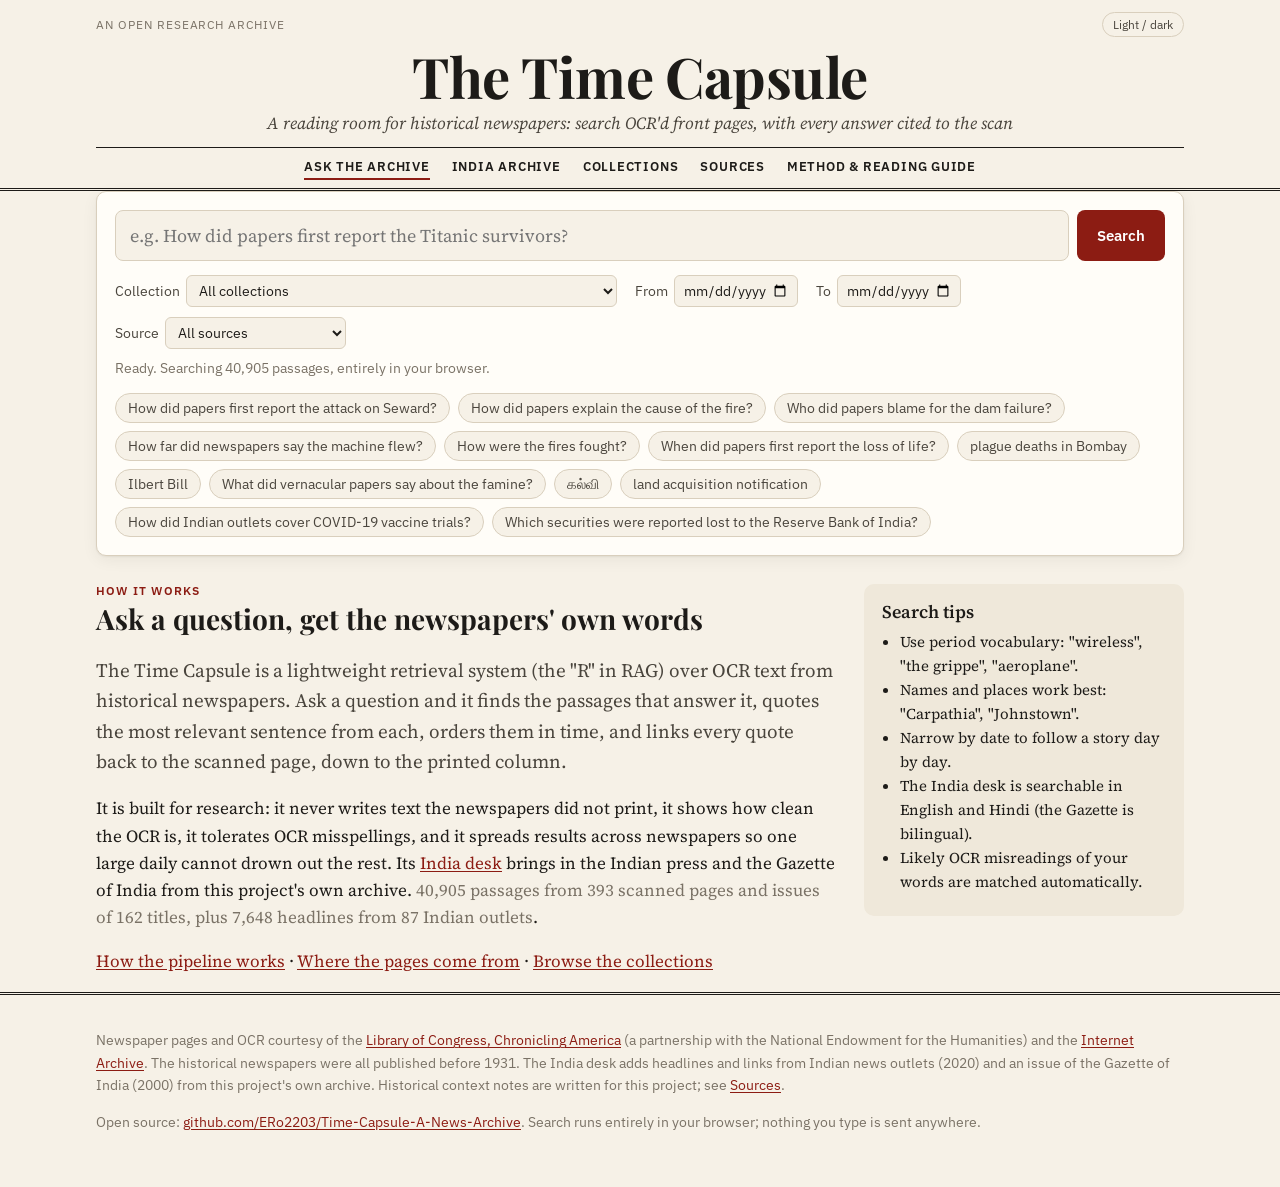
<file: site/index.html>
<!doctype html>
<html lang="en">
<head>
<meta charset="utf-8">
<meta name="viewport" content="width=device-width, initial-scale=1">
<title>The Time Capsule</title>
<meta name="description" content="Search OCR'd historical newspapers and get answers quoted and cited to the original scans.">
<link rel="preconnect" href="https://fonts.googleapis.com">
<link rel="preconnect" href="https://fonts.gstatic.com" crossorigin>
<link href="https://fonts.googleapis.com/css2?family=IBM+Plex+Mono&family=IBM+Plex+Sans:wght@400;600&family=Playfair+Display:wght@700&family=Source+Serif+4:ital,opsz,wght@0,8..60,400;0,8..60,600;1,8..60,400&display=swap" rel="stylesheet">
<link rel="stylesheet" href="assets/style.css">
<link rel="icon" href="data:image/svg+xml,%3Csvg xmlns='http://www.w3.org/2000/svg' viewBox='0 0 32 32'%3E%3Crect width='32' height='32' rx='6' fill='%238c1c13'/%3E%3Ctext x='16' y='23' font-family='Georgia' font-size='20' font-weight='700' fill='white' text-anchor='middle'%3ET%3C/text%3E%3C/svg%3E">
</head>
<body>
<header class="masthead">
  <div class="wrap">
    <div class="top"><span>An open research archive</span><button class="theme-btn" type="button" aria-label="Toggle dark mode">Light / dark</button></div>
    <h1><a href="index.html">The Time Capsule</a></h1>
    <p class="tag">A reading room for historical newspapers: search OCR'd front pages, with every answer cited to the scan</p>
    <nav class="main" aria-label="Main">
      <a href="index.html" aria-current="page">Ask the archive</a>
      <a href="india.html">India archive</a>
      <a href="collections.html">Collections</a>
      <a href="sources.html">Sources</a>
      <a href="method.html">Method &amp; reading guide</a>
    </nav>
  </div>
</header>
<main class="wrap">
  <section class="ask" aria-labelledby="ask-h">
    <h2 id="ask-h" class="sr">Ask the archive</h2>
    <form id="ask-form" role="search">
      <label class="sr" for="q">Your research question</label>
      <input id="q" type="search" placeholder="e.g. How did papers first report the Titanic survivors?" autocomplete="off" required>
      <button id="ask-btn" class="primary" type="submit" disabled>Search</button>
    </form>
    <div class="filters">
      <label>Collection <select id="f-col"><option value="">All collections</option></select></label>
      <label>From <input id="f-from" type="date" min="1850-01-01" max="1930-12-31"></label>
      <label>To <input id="f-to" type="date" min="1850-01-01" max="1930-12-31"></label>
      <label>Source <select id="f-src"><option value="">All sources</option><option value="loc">Chronicling America</option><option value="ia">Internet Archive</option><option value="headline">Indian news headlines</option><option value="gazette">Gazette of India</option></select></label>
    </div>
    <div class="loader" id="loader"><b></b></div>
    <p class="status" id="status" aria-live="polite"></p>
    <div class="chips" id="examples" aria-label="Example questions"></div>
  </section>

  <div id="results" aria-live="polite">
    <section class="layout">
      <div>
        <div class="kicker">How it works</div>
        <h2 style="margin-top:4px">Ask a question, get the newspapers' own words</h2>
        <p class="lede">The Time Capsule is a lightweight retrieval system (the "R" in RAG) over OCR text from
          historical newspapers. Ask a question and it finds the passages that answer it, quotes the most relevant
          sentence from each, orders them in time, and links every quote back to the scanned page, down to the
          printed column.</p>
        <p>It is built for research: it never writes text the newspapers did not print, it shows how clean the OCR
          is, it tolerates OCR misspellings, and it spreads results across newspapers so one large daily cannot
          drown out the rest. Its <a href="collections.html#india-desk">India desk</a> brings in the Indian press
          and the Gazette of India from this project's own archive. <span id="totals" class="muted"></span>.</p>
        <p><a href="method.html">How the pipeline works</a> · <a href="sources.html">Where the pages come from</a> ·
          <a href="collections.html">Browse the collections</a></p>
      </div>
      <aside><div class="box"><h3>Search tips</h3><ul>
        <li>Use period vocabulary: "wireless", "the grippe", "aeroplane".</li>
        <li>Names and places work best: "Carpathia", "Johnstown".</li>
        <li>Narrow by date to follow a story day by day.</li>
        <li>The India desk is searchable in English and Hindi (the Gazette is bilingual).</li>
        <li>Likely OCR misreadings of your words are matched automatically.</li>
      </ul></div></aside>
    </section>
  </div>
</main>
<script type="module" src="assets/app.js"></script>
<footer>
  <div class="wrap">
    <p>Newspaper pages and OCR courtesy of the <a href="https://www.loc.gov/collections/chronicling-america/">Library of Congress, Chronicling America</a> (a partnership with the National Endowment for the Humanities) and the <a href="https://archive.org/details/newspapers">Internet Archive</a>. The historical newspapers were all published before 1931. The India desk adds headlines and links from Indian news outlets (2020) and an issue of the Gazette of India (2000) from this project's own archive. Historical context notes are written for this project; see <a href="sources.html">Sources</a>.</p>
    <p>Open source: <a href="https://github.com/ERo2203/Time-Capsule-A-News-Archive">github.com/ERo2203/Time-Capsule-A-News-Archive</a>. Search runs entirely in your browser; nothing you type is sent anywhere.</p>
  </div>
</footer>
</body>
</html>
</file>
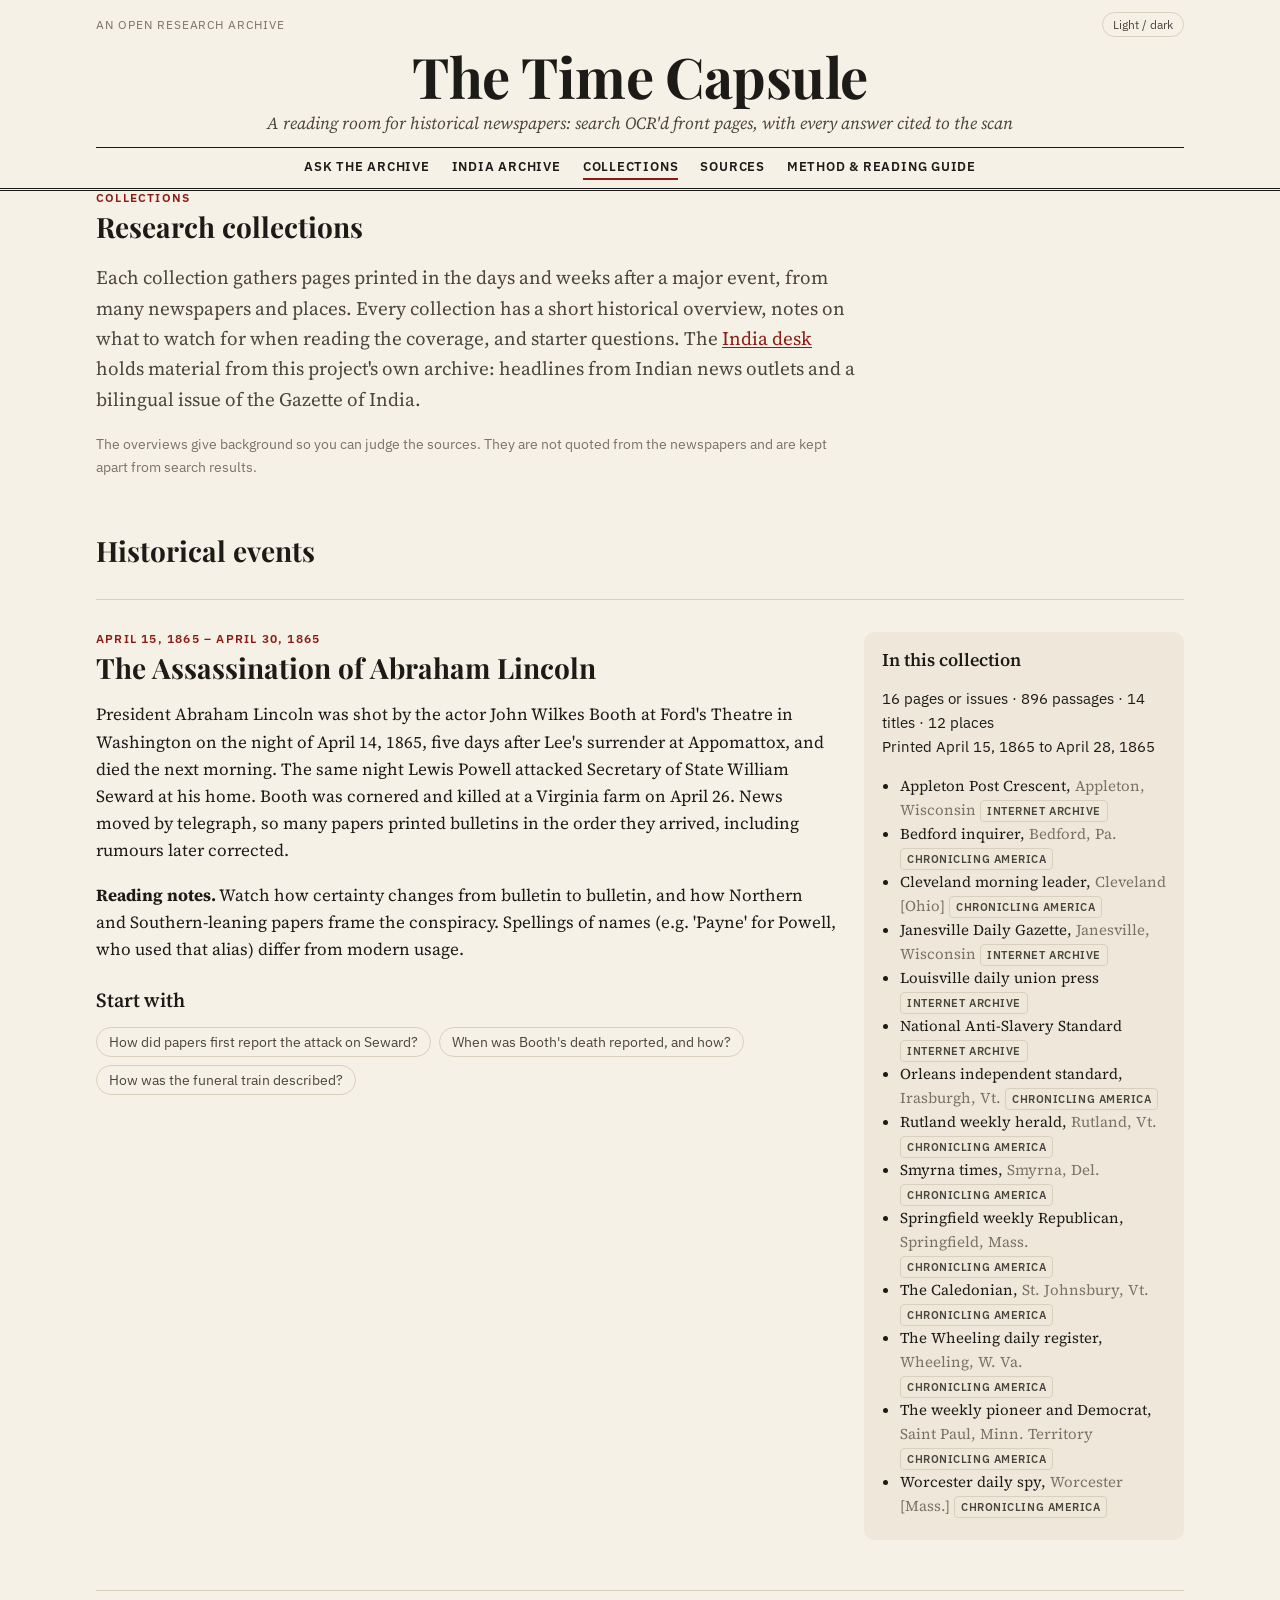
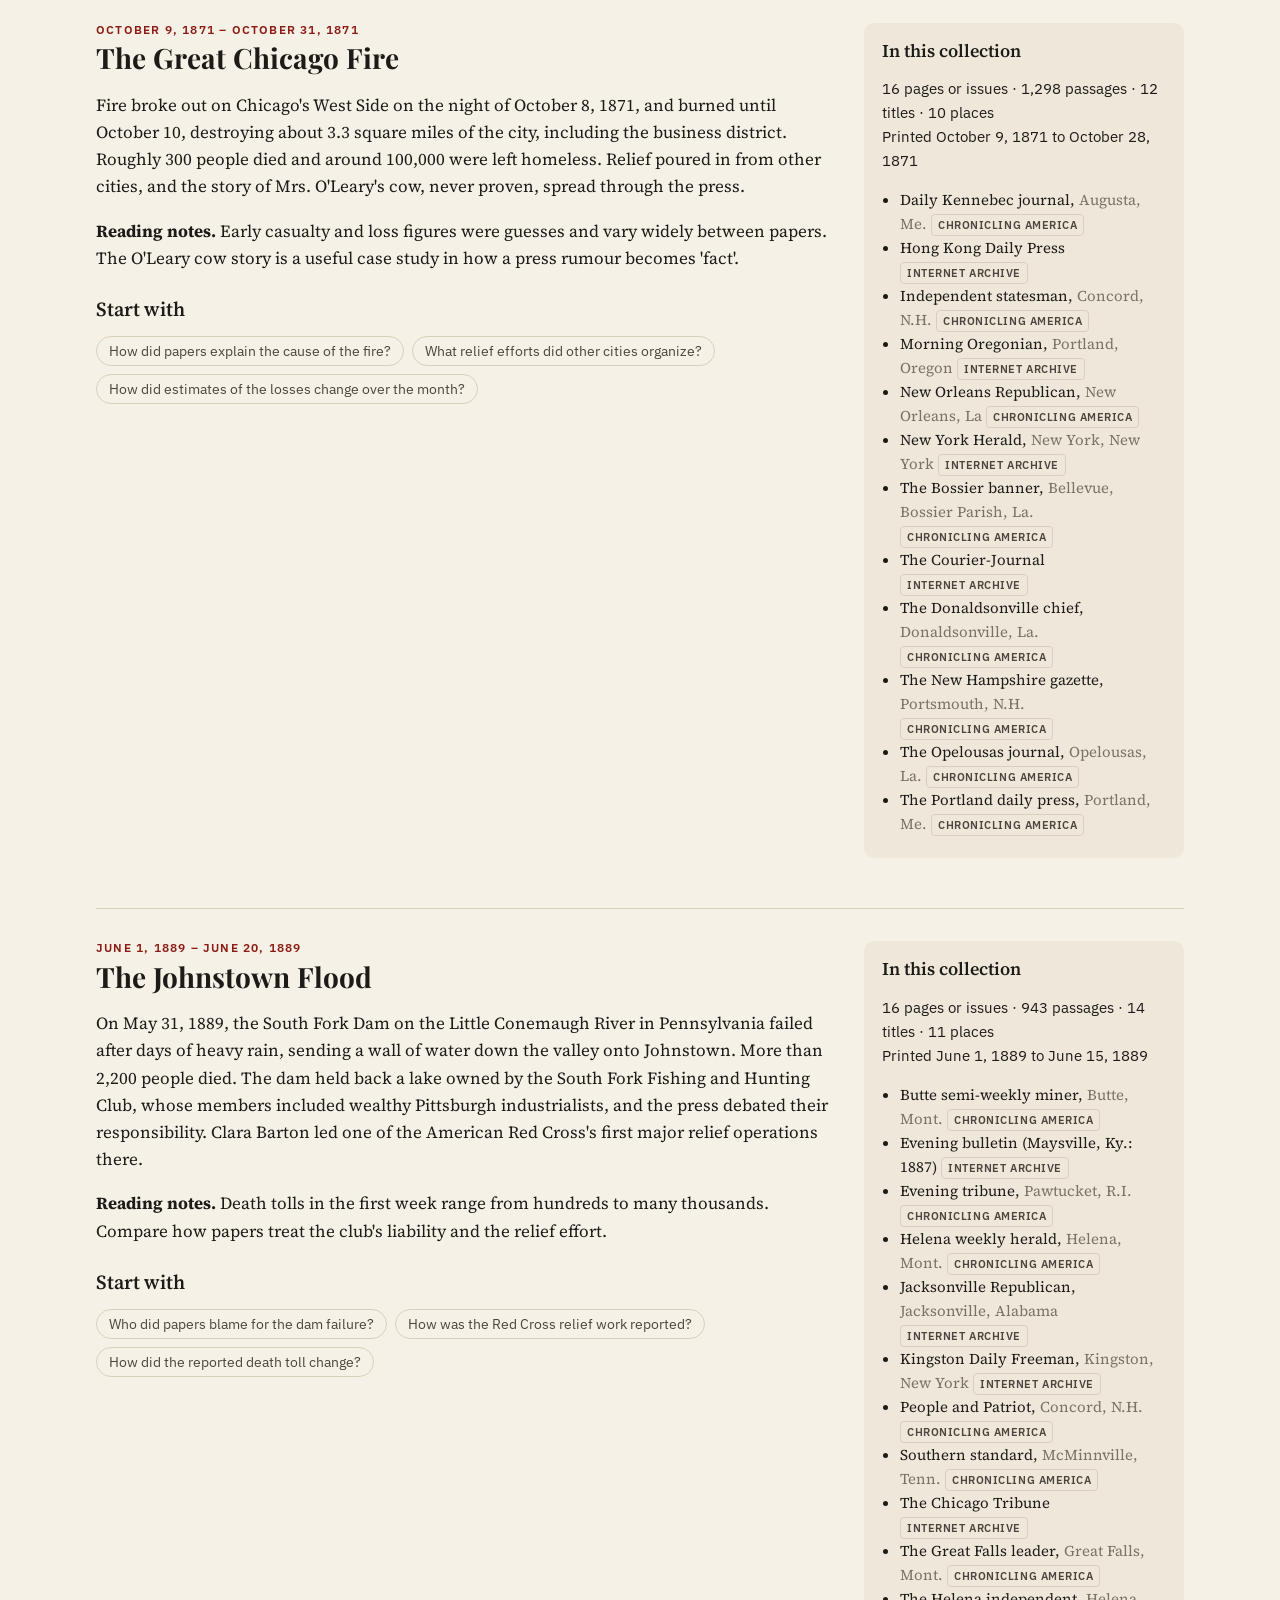
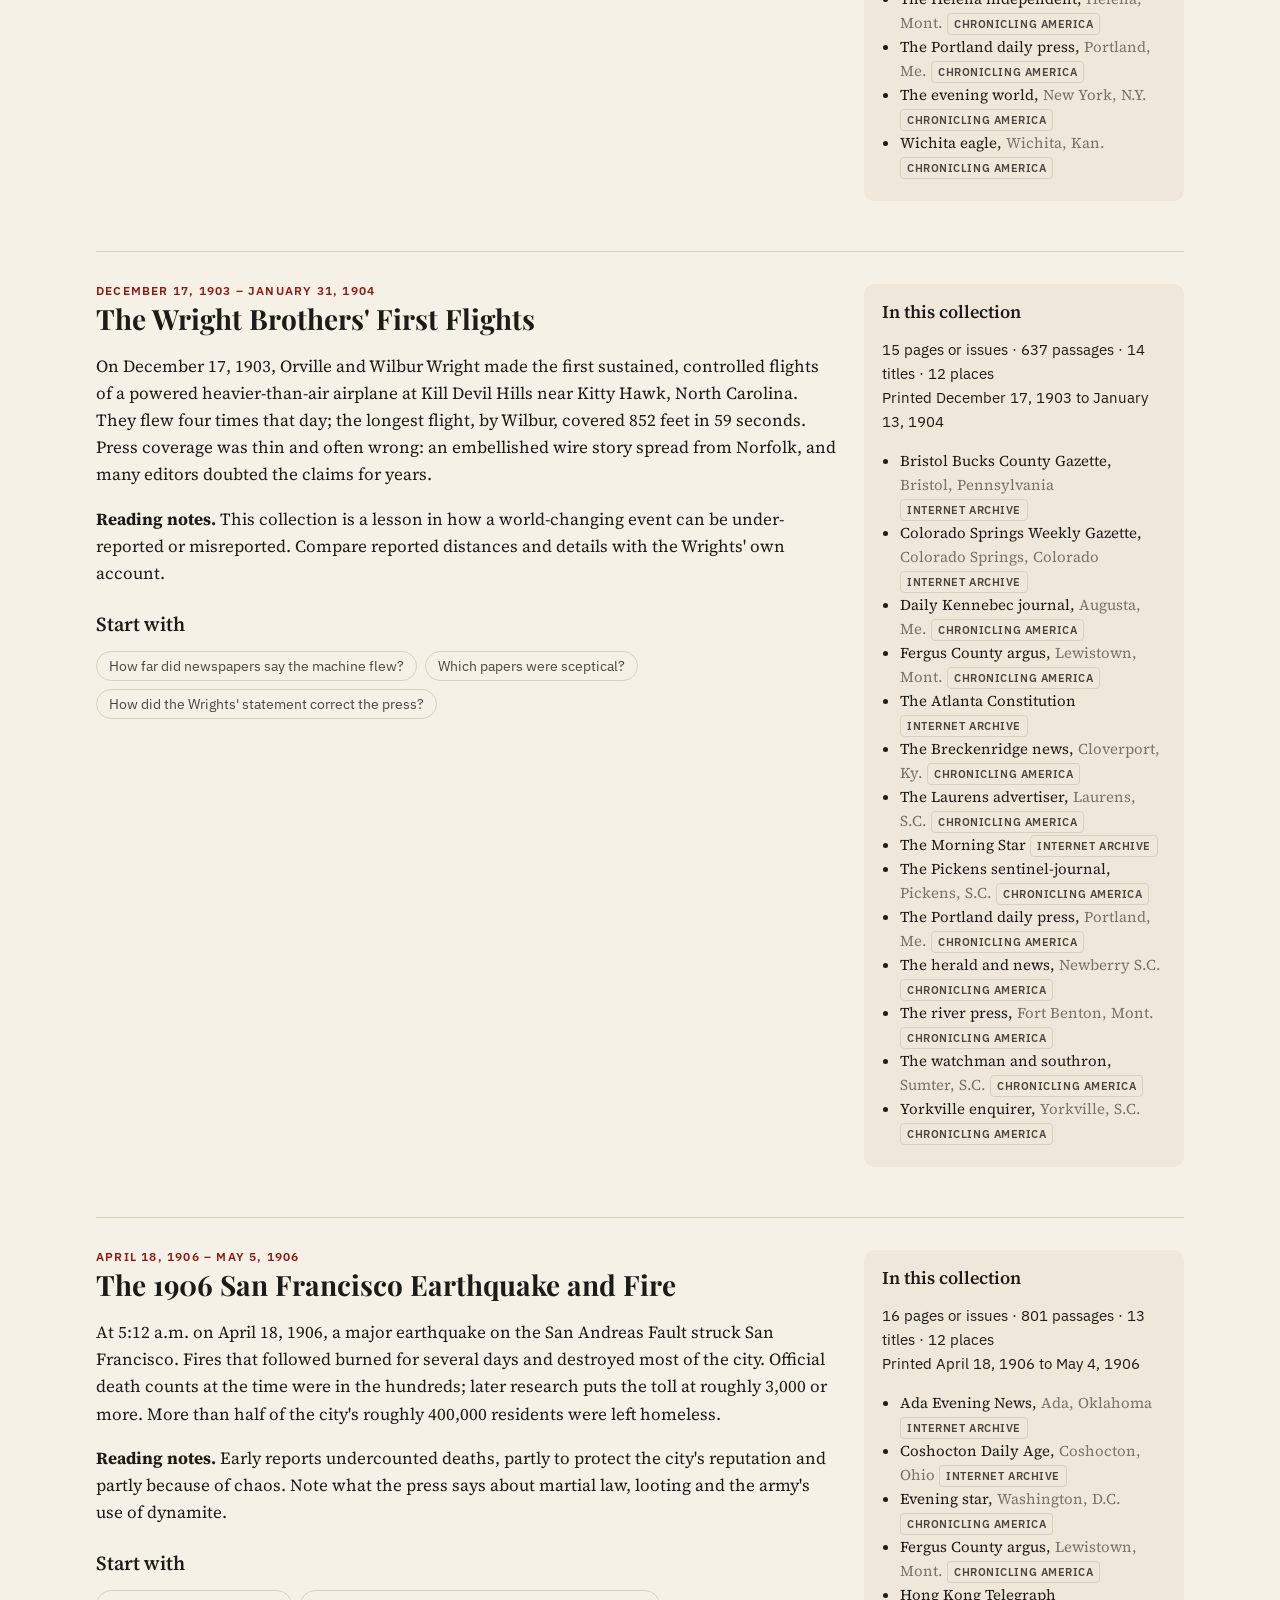
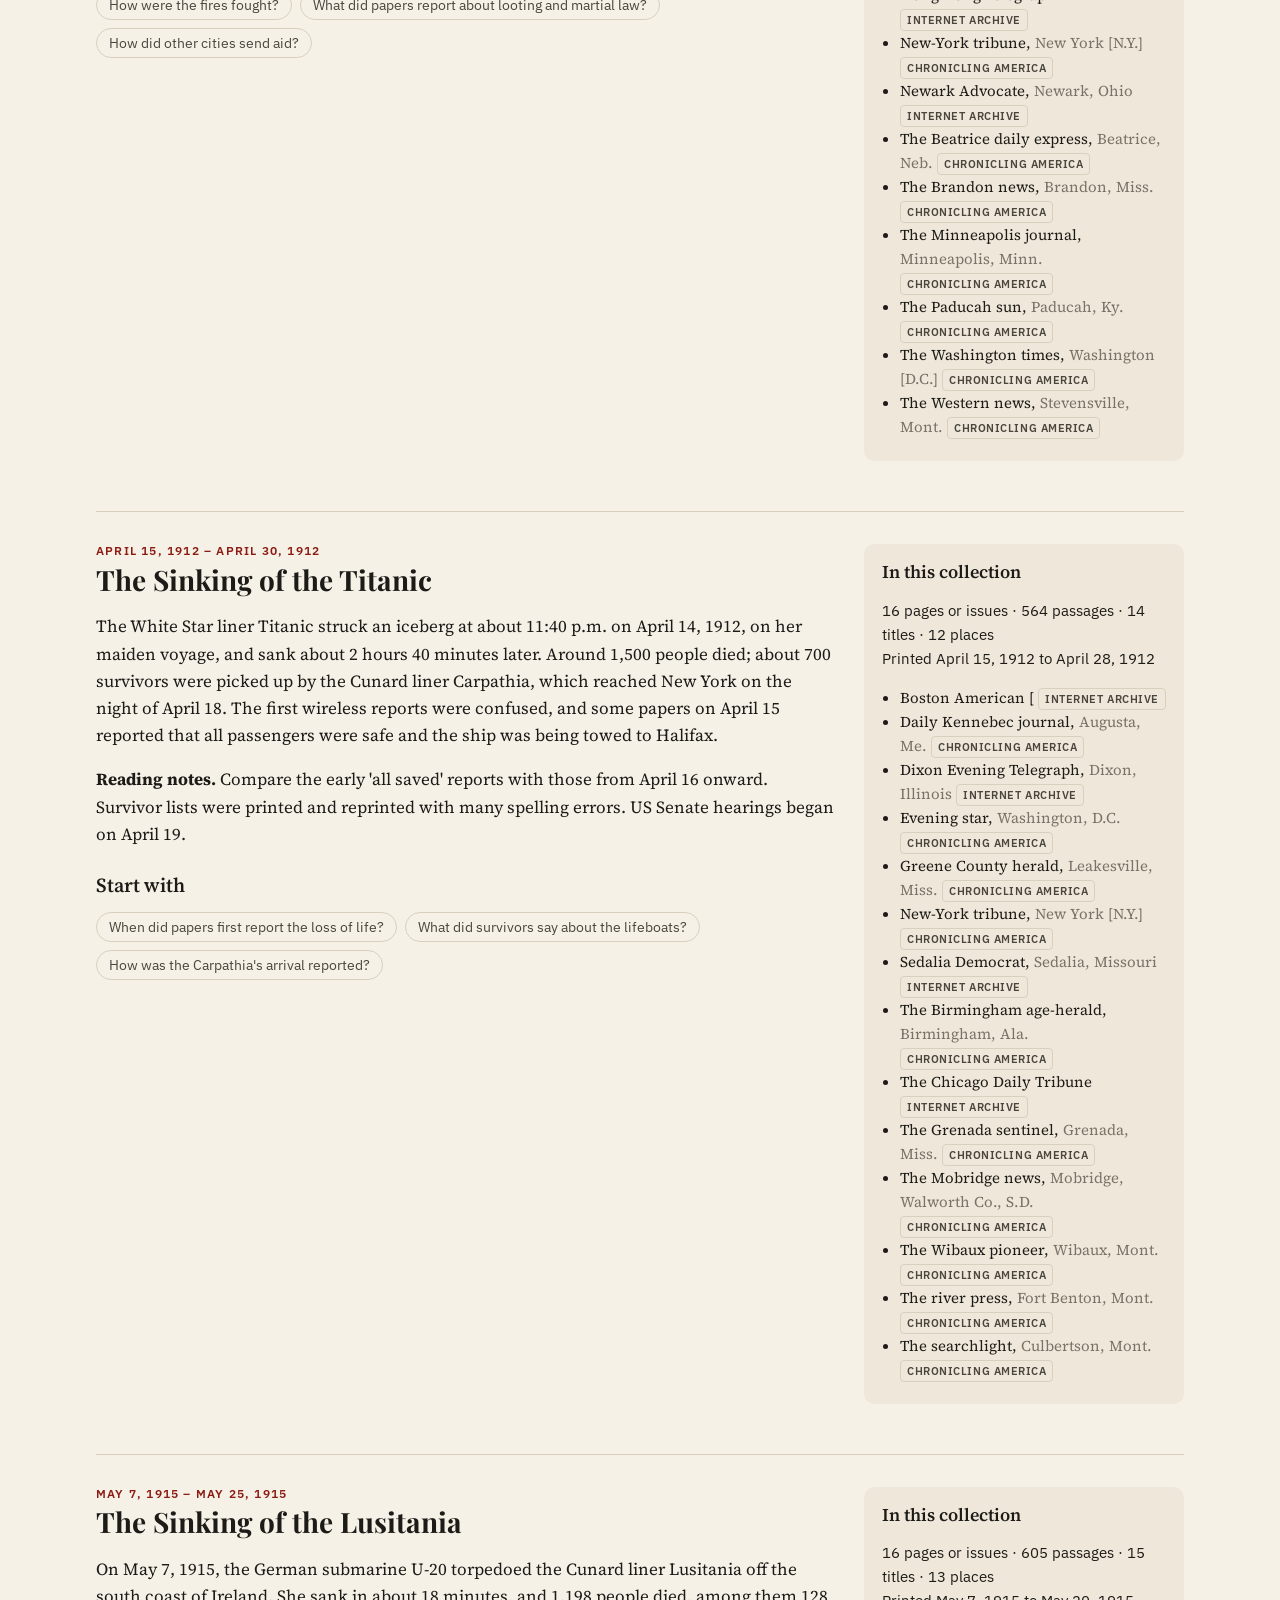
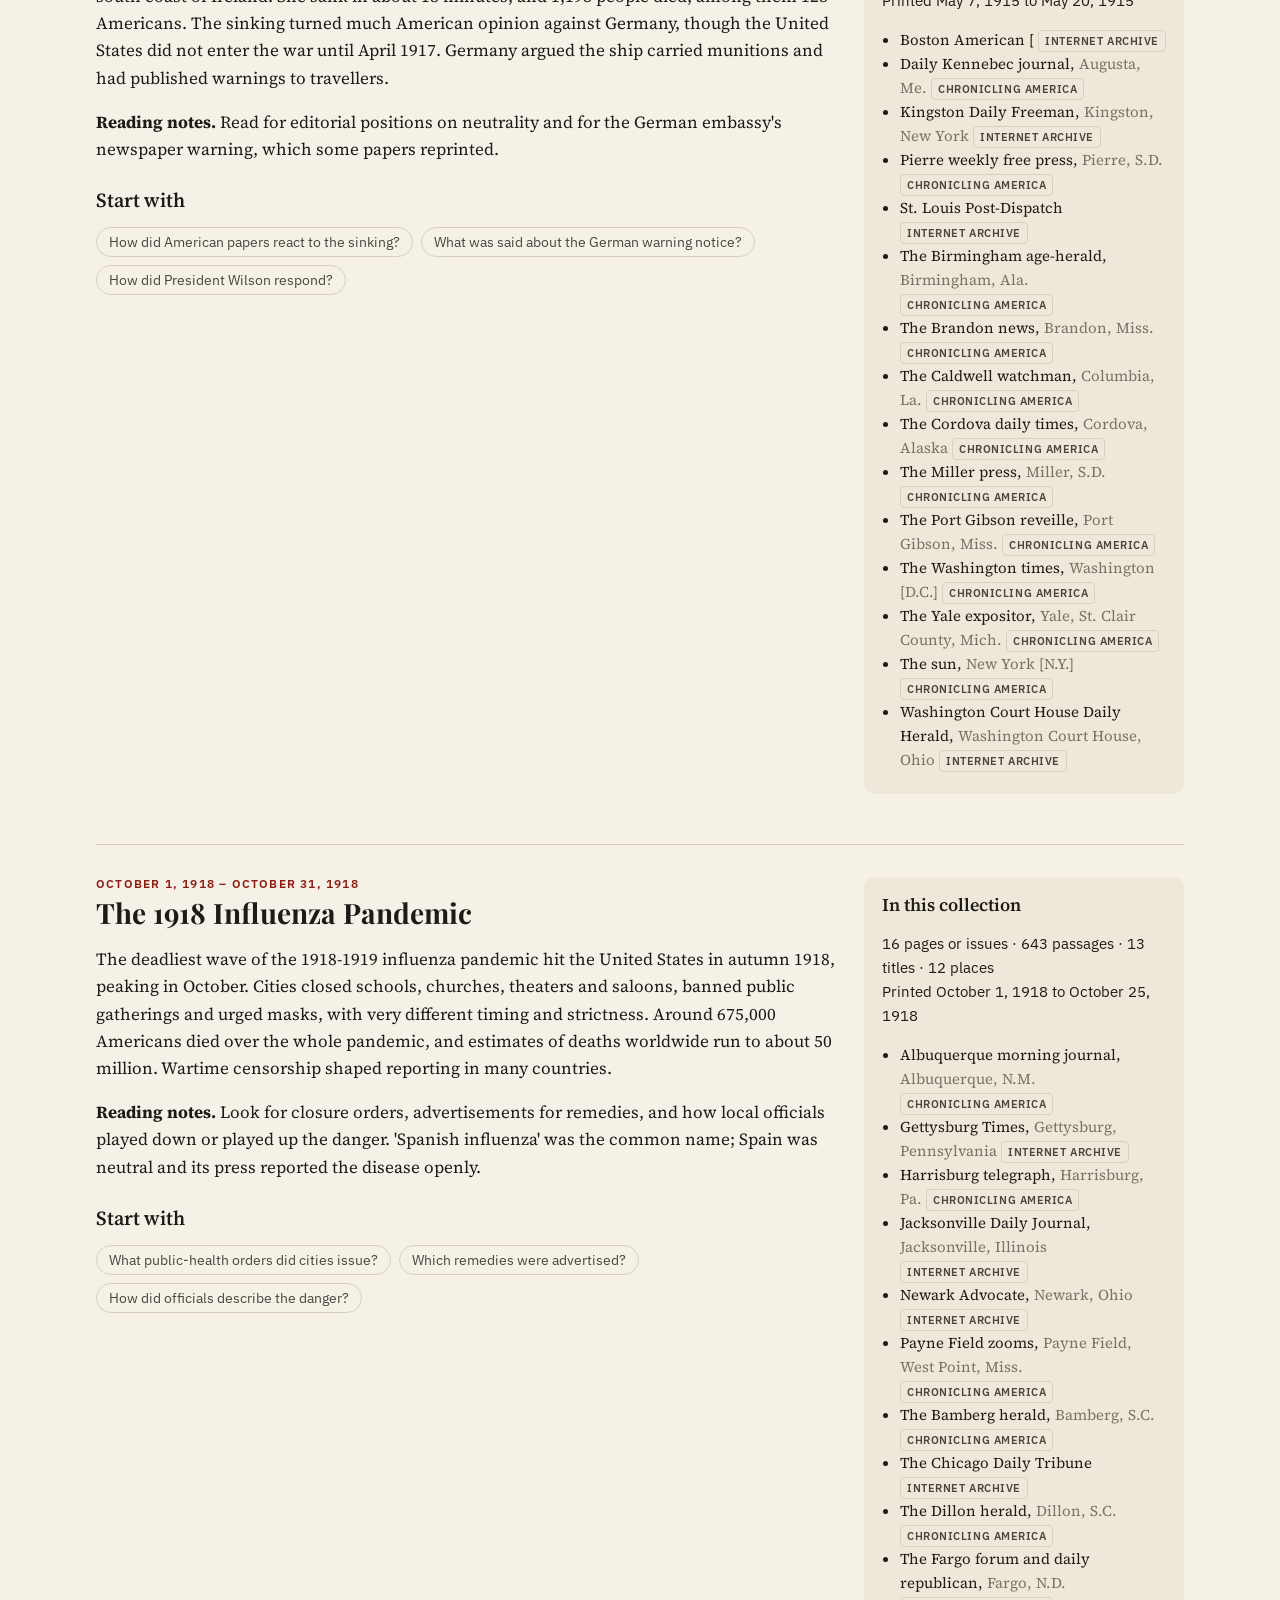
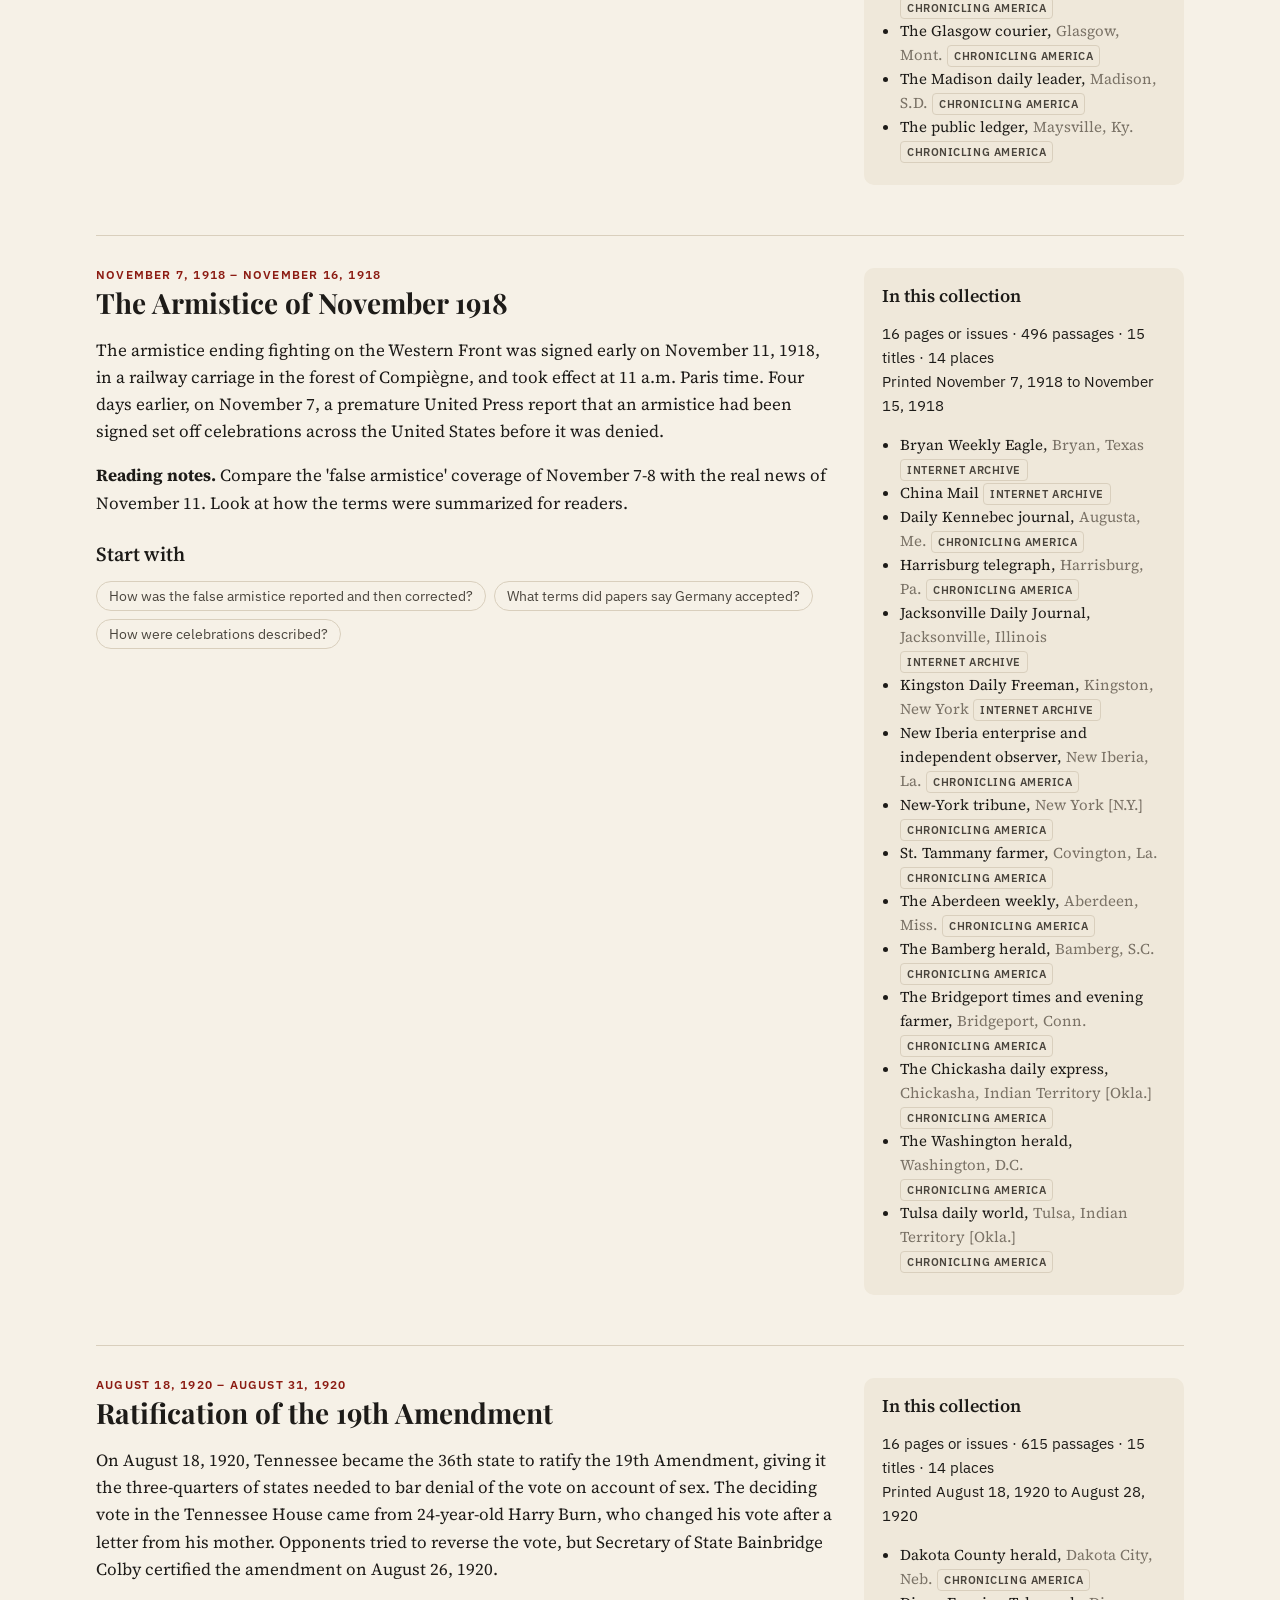
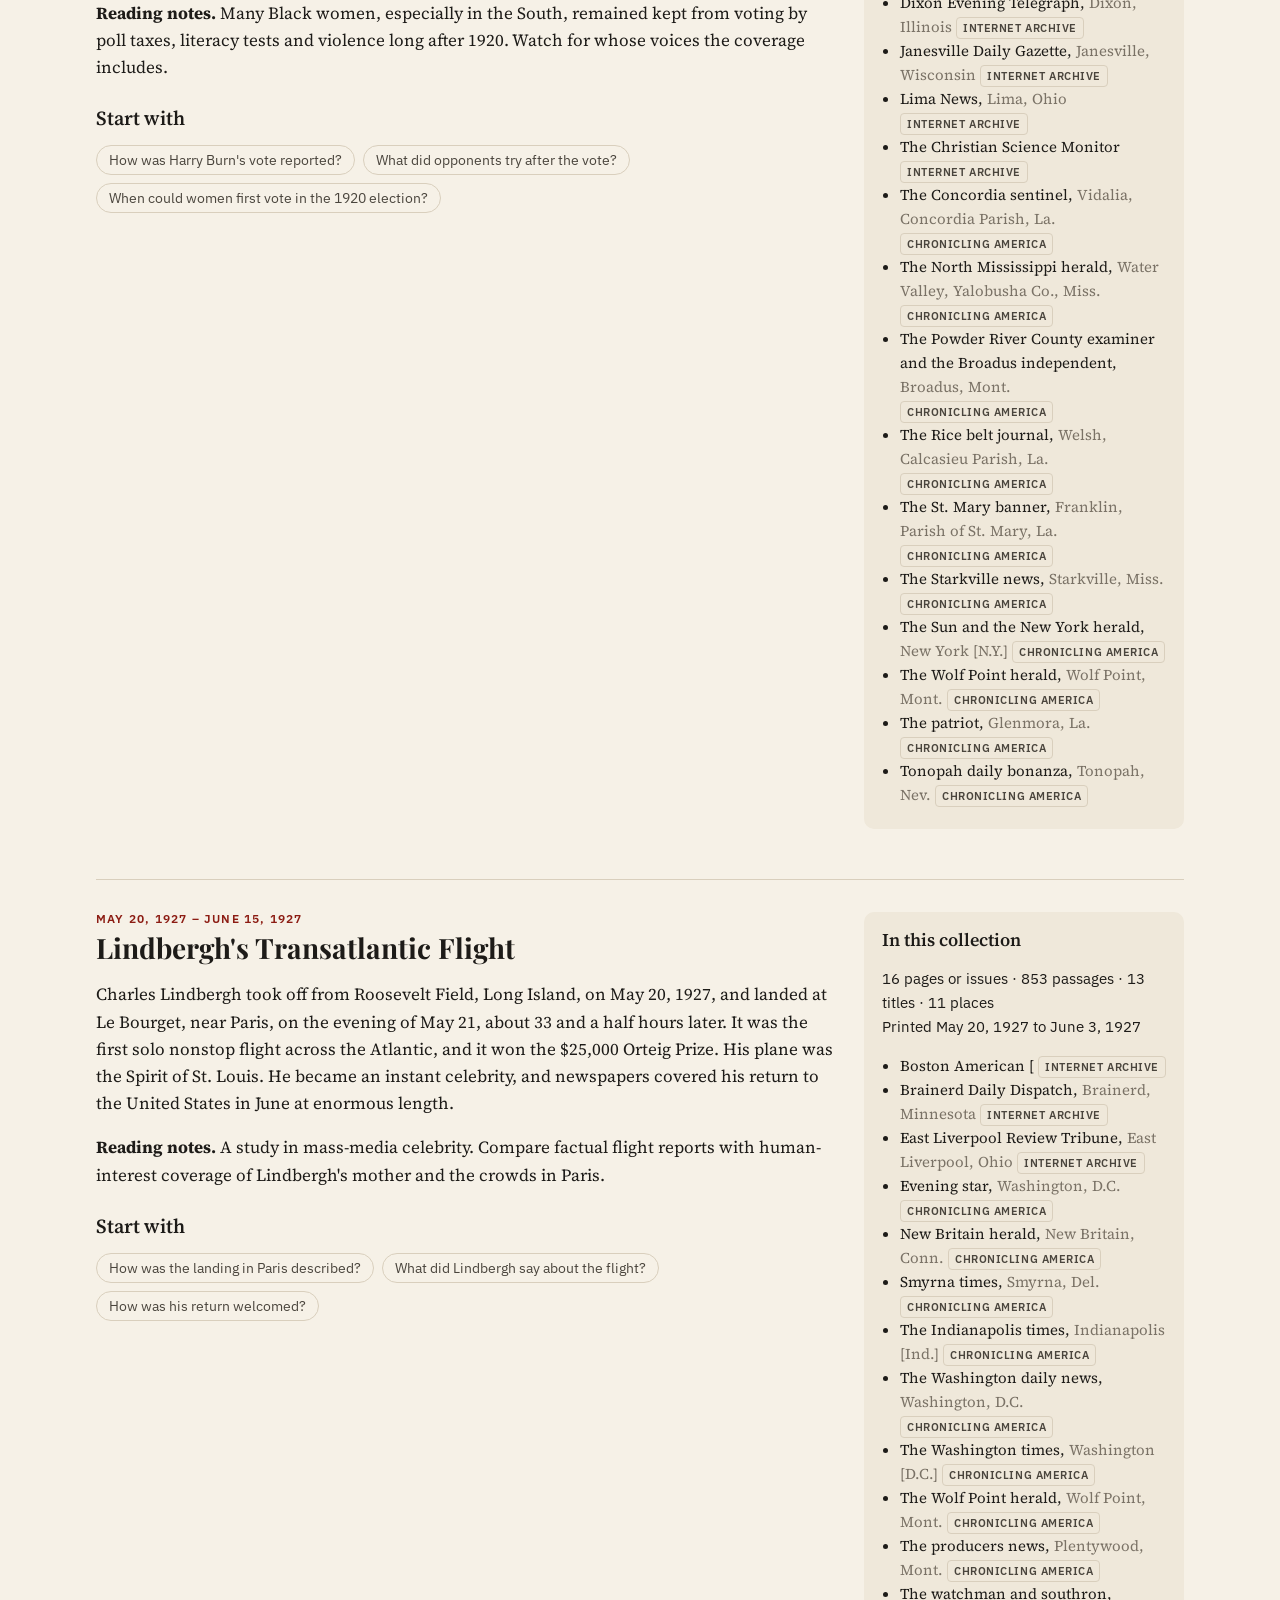
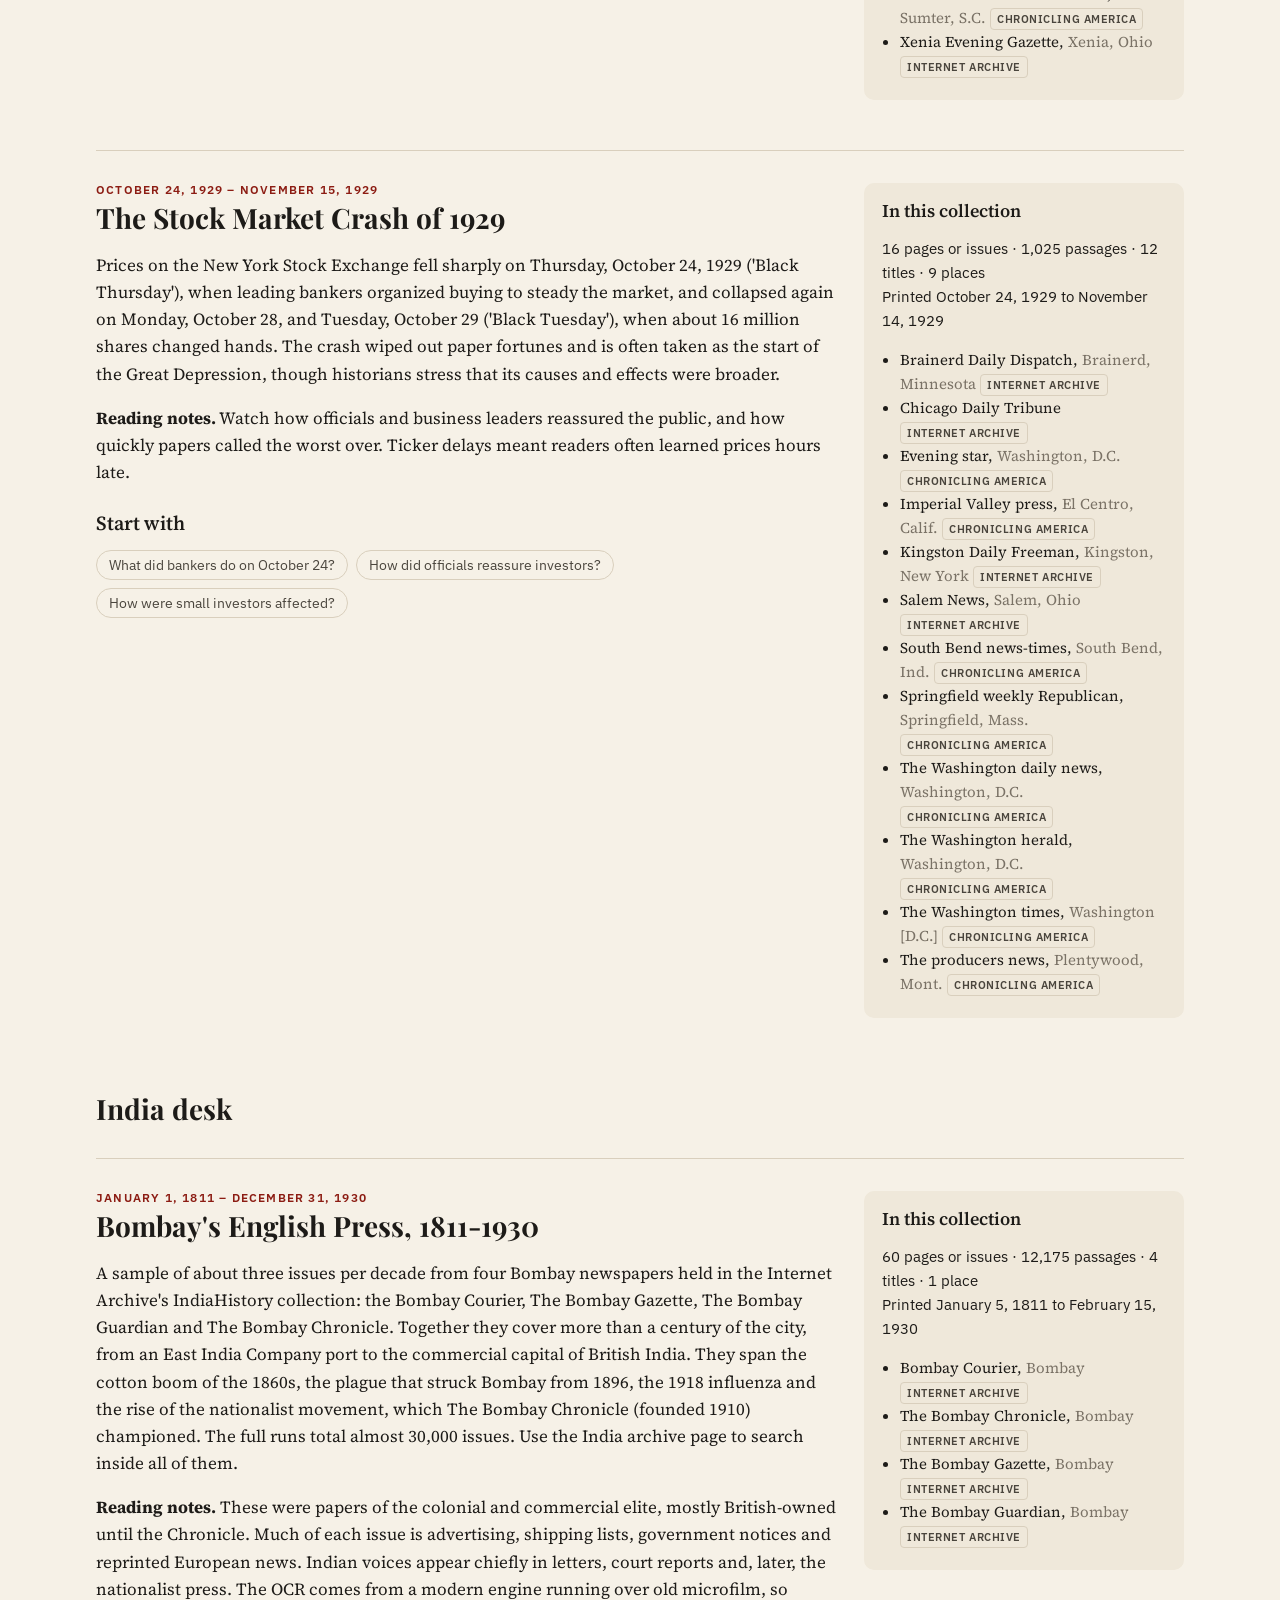
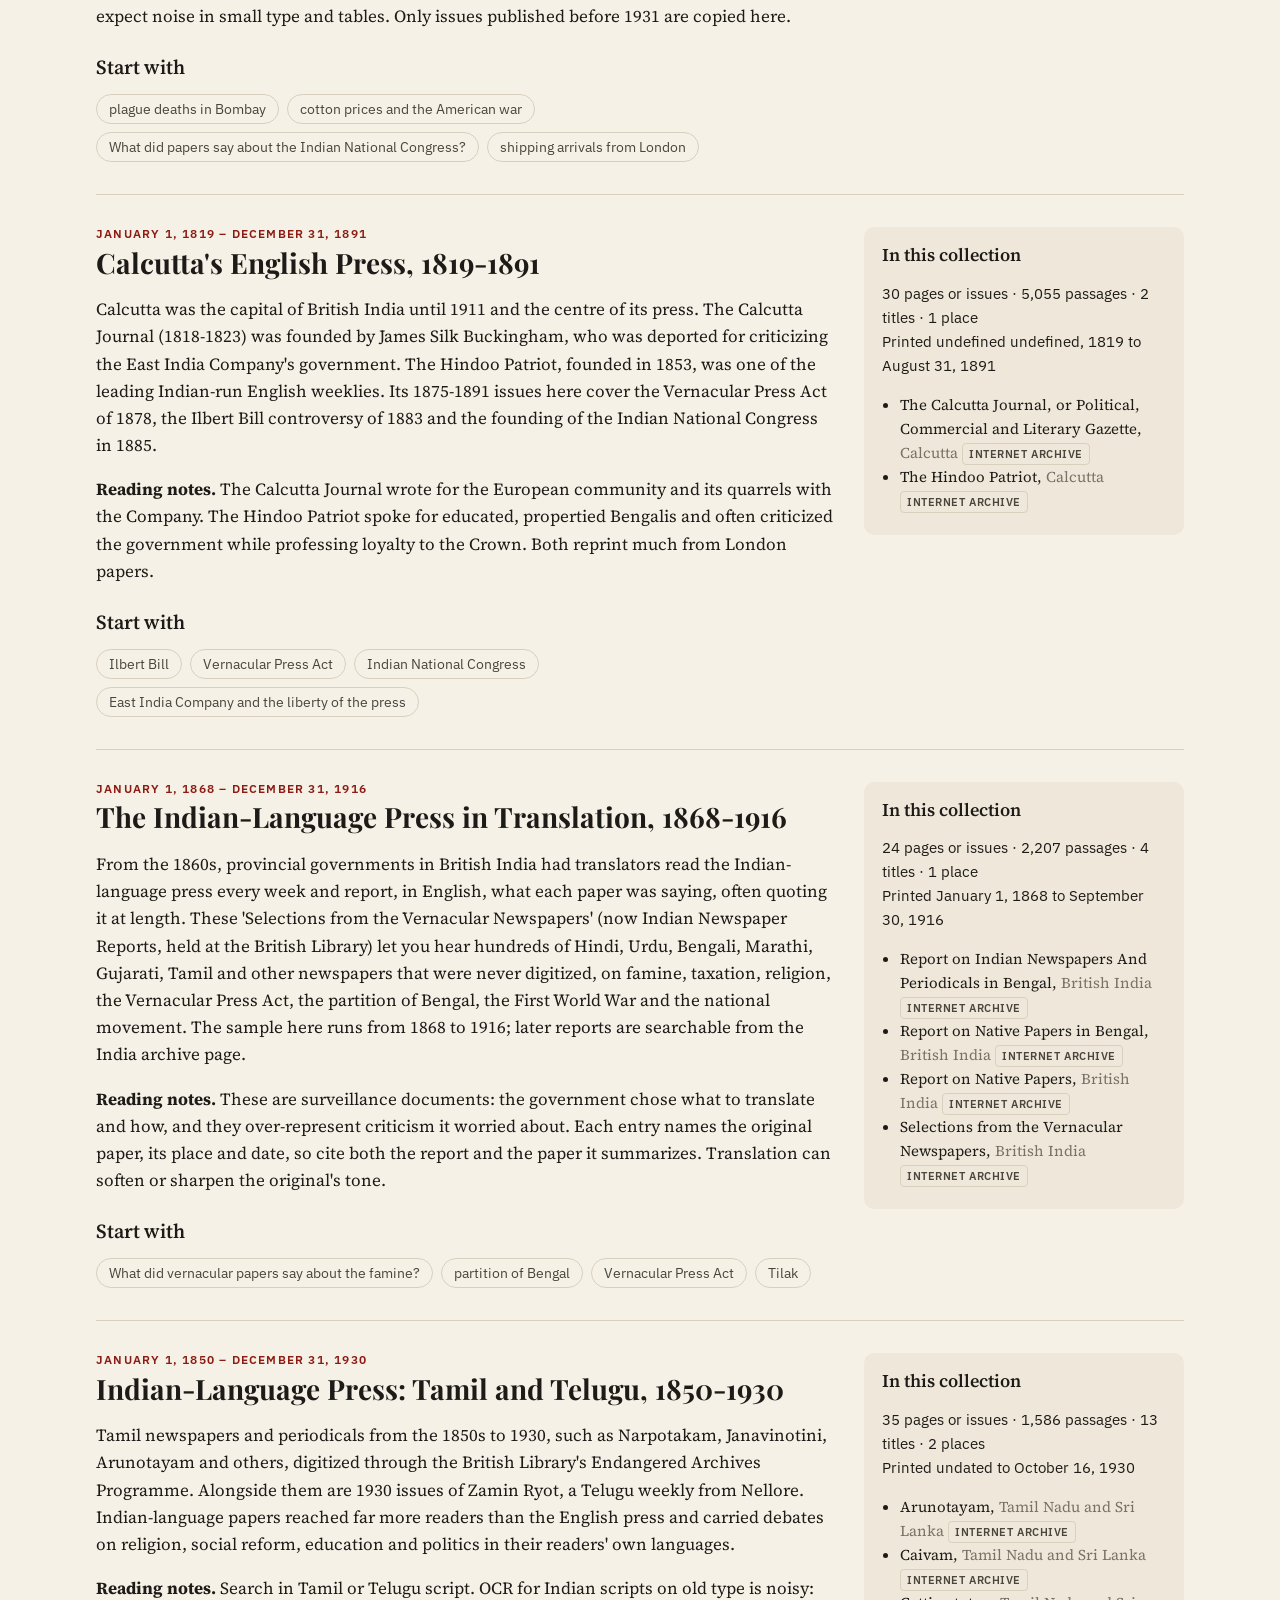
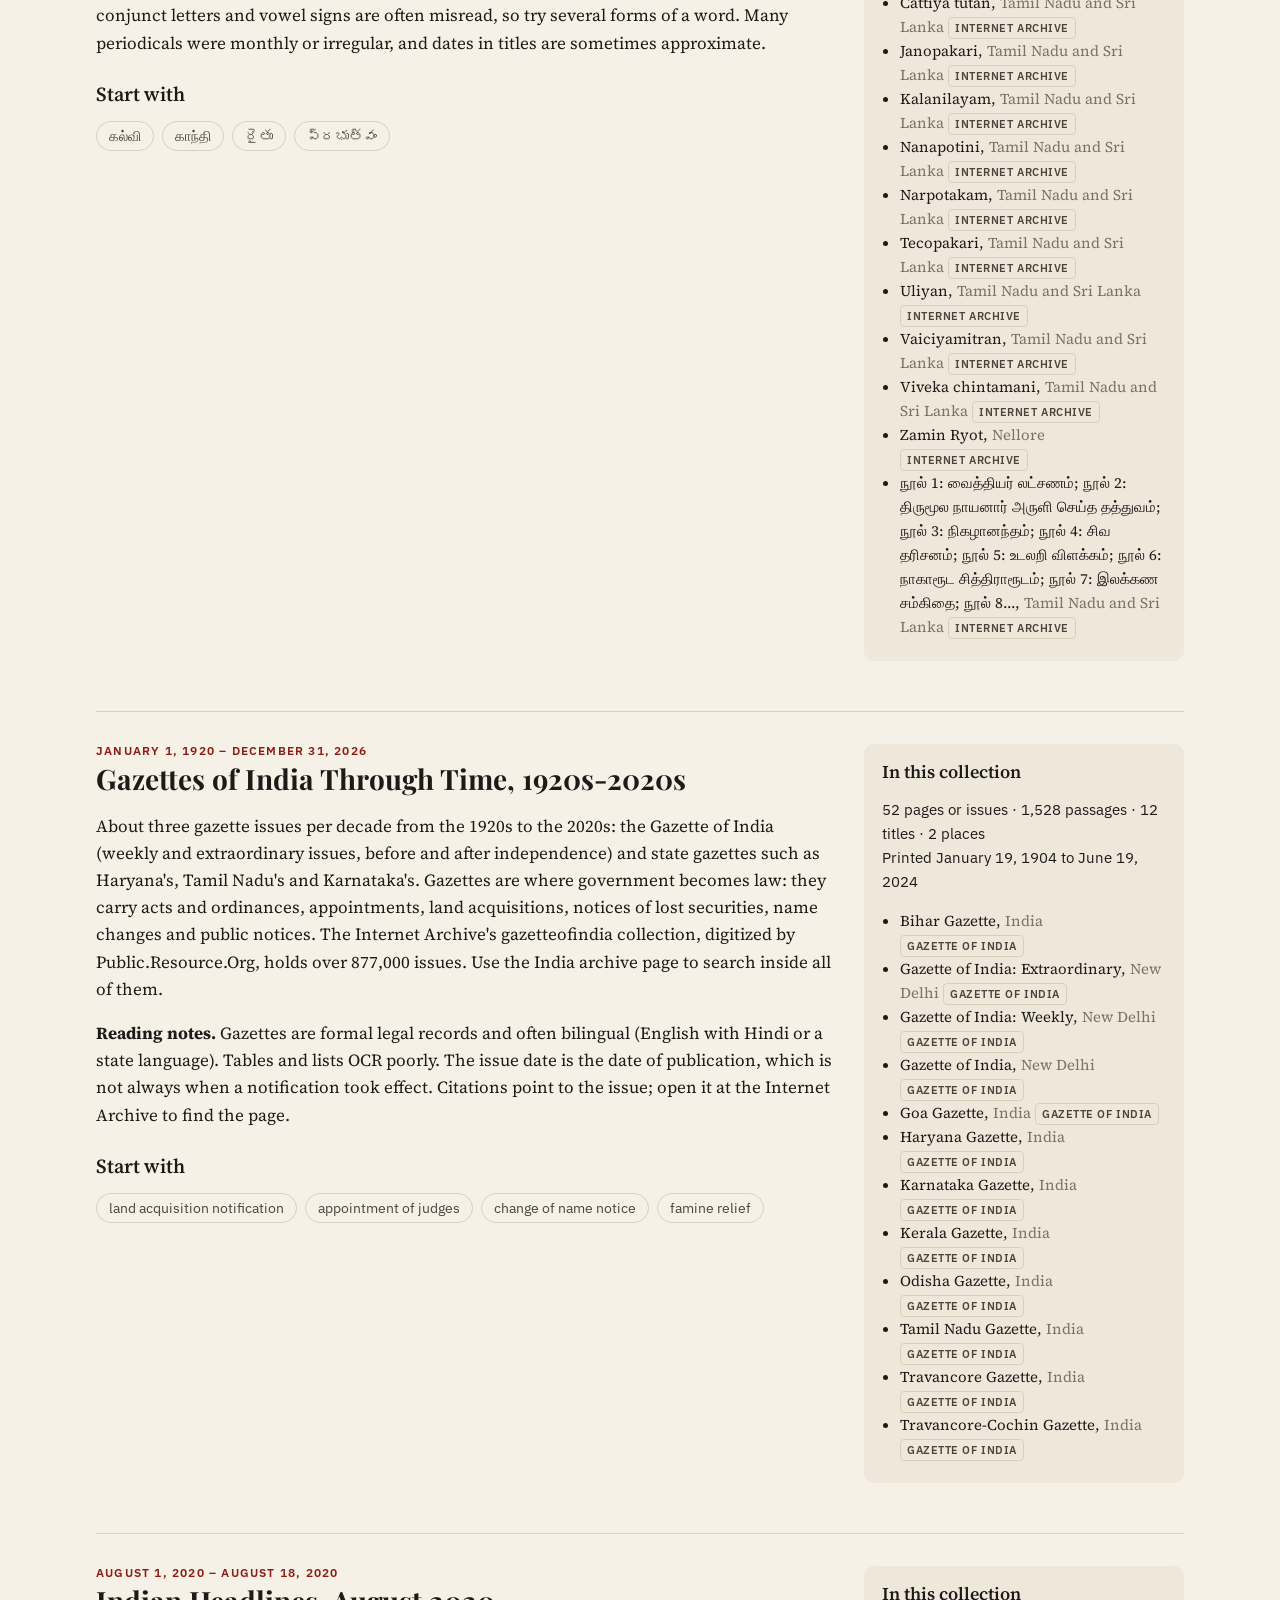
<file: site/collections.html>
<!doctype html>
<html lang="en">
<head>
<meta charset="utf-8">
<meta name="viewport" content="width=device-width, initial-scale=1">
<title>Collections · The Time Capsule</title>
<meta name="description" content="Historical events 1865-1929 as newspapers reported them, plus an India desk of Indian headlines and the Gazette of India, with context and reading notes.">
<link rel="preconnect" href="https://fonts.googleapis.com">
<link rel="preconnect" href="https://fonts.gstatic.com" crossorigin>
<link href="https://fonts.googleapis.com/css2?family=IBM+Plex+Mono&family=IBM+Plex+Sans:wght@400;600&family=Playfair+Display:wght@700&family=Source+Serif+4:ital,opsz,wght@0,8..60,400;0,8..60,600;1,8..60,400&display=swap" rel="stylesheet">
<link rel="stylesheet" href="assets/style.css">
<link rel="icon" href="data:image/svg+xml,%3Csvg xmlns='http://www.w3.org/2000/svg' viewBox='0 0 32 32'%3E%3Crect width='32' height='32' rx='6' fill='%238c1c13'/%3E%3Ctext x='16' y='23' font-family='Georgia' font-size='20' font-weight='700' fill='white' text-anchor='middle'%3ET%3C/text%3E%3C/svg%3E">
</head>
<body>
<header class="masthead">
  <div class="wrap">
    <div class="top"><span>An open research archive</span><button class="theme-btn" type="button" aria-label="Toggle dark mode">Light / dark</button></div>
    <h1><a href="index.html">The Time Capsule</a></h1>
    <p class="tag">A reading room for historical newspapers: search OCR'd front pages, with every answer cited to the scan</p>
    <nav class="main" aria-label="Main">
      <a href="index.html">Ask the archive</a>
      <a href="india.html">India archive</a>
      <a href="collections.html" aria-current="page">Collections</a>
      <a href="sources.html">Sources</a>
      <a href="method.html">Method &amp; reading guide</a>
    </nav>
  </div>
</header>
<main class="wrap">
  <div class="narrow">
    <div class="kicker">Collections</div>
    <h2 style="margin-top:4px">Research collections</h2>
    <p class="lede">Each collection gathers pages printed in the days and weeks after a major event, from many
      newspapers and places. Every collection has a short historical overview, notes on what to watch for when
      reading the coverage, and starter questions. The <a href="#india-desk">India desk</a> holds material from this
      project's own archive: headlines from Indian news outlets and a bilingual issue of the Gazette of India.</p>
    <p class="small muted sans">The overviews give background so you can judge the sources. They are not quoted from the newspapers and are kept apart from search results.</p>
  </div>
  <div id="cols"><p class="status">Loading collections ...</p></div>
</main>
<script type="module">
import { esc, loadManifest, longDate, SOURCE_LABEL } from "./assets/common.js";
const m = await loadManifest();
const n = (k, one, many) => `${k.toLocaleString()} ${k === 1 ? one : many}`;
const groupOf = (c) => c.group || "Historical events";
let lastGroup = null;
document.getElementById("cols").innerHTML = m.collections.map((c) => {
  const g = groupOf(c);
  const head = g !== lastGroup ? `<h2 id="${g === "India desk" ? "india-desk" : "historical"}" style="margin-top:56px">${esc(g)}</h2>` : "";
  lastGroup = g;
  const s = c.stats;
  const titles = c.titles.map((t) => t.split("|")).map(([n, p, src]) => `<li>${esc(n)}${p ? `, <span class="muted">${esc(p)}</span>` : ""} <span class="badge">${esc(SOURCE_LABEL[src])}</span></li>`).join("");
  return `${head}<section id="${c.id}" style="scroll-margin-top:16px"><hr class="rule">
    <div class="layout" style="margin-top:0">
      <div>
        <div class="kicker">${esc(longDate(c.start))}${c.start !== c.end ? ` – ${esc(longDate(c.end))}` : ""}</div>
        <h2 style="margin-top:4px">${esc(c.title)}</h2>
        <p>${esc(c.context)}</p>
        <p><b>Reading notes.</b> ${esc(c.reading_notes)}</p>
        <h3>Start with</h3>
        <div class="chips">${c.questions.map((q) => `<a class="chip" style="text-decoration:none" href="index.html?q=${encodeURIComponent(q)}&c=${c.id}">${esc(q)}</a>`).join("")}</div>
      </div>
      <aside><div class="box">
        <h3>In this collection</h3>
        <p class="small sans">${n(s.pages, c.headlines_file ? "headline" : s.pages === 1 ? "issue" : "pages or issues", c.headlines_file ? "headlines" : "pages or issues")} · ${n(s.passages, "passage", "passages")} · ${n(s.newspapers, c.headlines_file ? "outlet" : "title", c.headlines_file ? "outlets" : "titles")} · ${n(s.places.length, "place", "places")}<br>
        ${c.headlines_file ? "Published" : "Printed"} ${esc(longDate(s.dates[0]))}${s.dates[0] !== s.dates[1] ? ` to ${esc(longDate(s.dates[1]))}` : ""}</p>
        ${c.titles.length > 15 ? `<details><summary class="small sans">All ${c.titles.length} sources</summary><ul class="small">${titles}</ul></details>` : `<ul class="small">${titles}</ul>`}
      </div></aside>
    </div></section>`;
}).join("");
if (location.hash) document.querySelector(location.hash)?.scrollIntoView();
</script>
<footer>
  <div class="wrap">
    <p>Newspaper pages and OCR courtesy of the <a href="https://www.loc.gov/collections/chronicling-america/">Library of Congress, Chronicling America</a> (a partnership with the National Endowment for the Humanities) and the <a href="https://archive.org/details/newspapers">Internet Archive</a>. The historical newspapers were all published before 1931. The India desk adds headlines and links from Indian news outlets (2020) and an issue of the Gazette of India (2000) from this project's own archive. Historical context notes are written for this project; see <a href="sources.html">Sources</a>.</p>
    <p>Open source: <a href="https://github.com/ERo2203/Time-Capsule-A-News-Archive">github.com/ERo2203/Time-Capsule-A-News-Archive</a>. Search runs entirely in your browser; nothing you type is sent anywhere.</p>
  </div>
</footer>
</body>
</html>
</file>
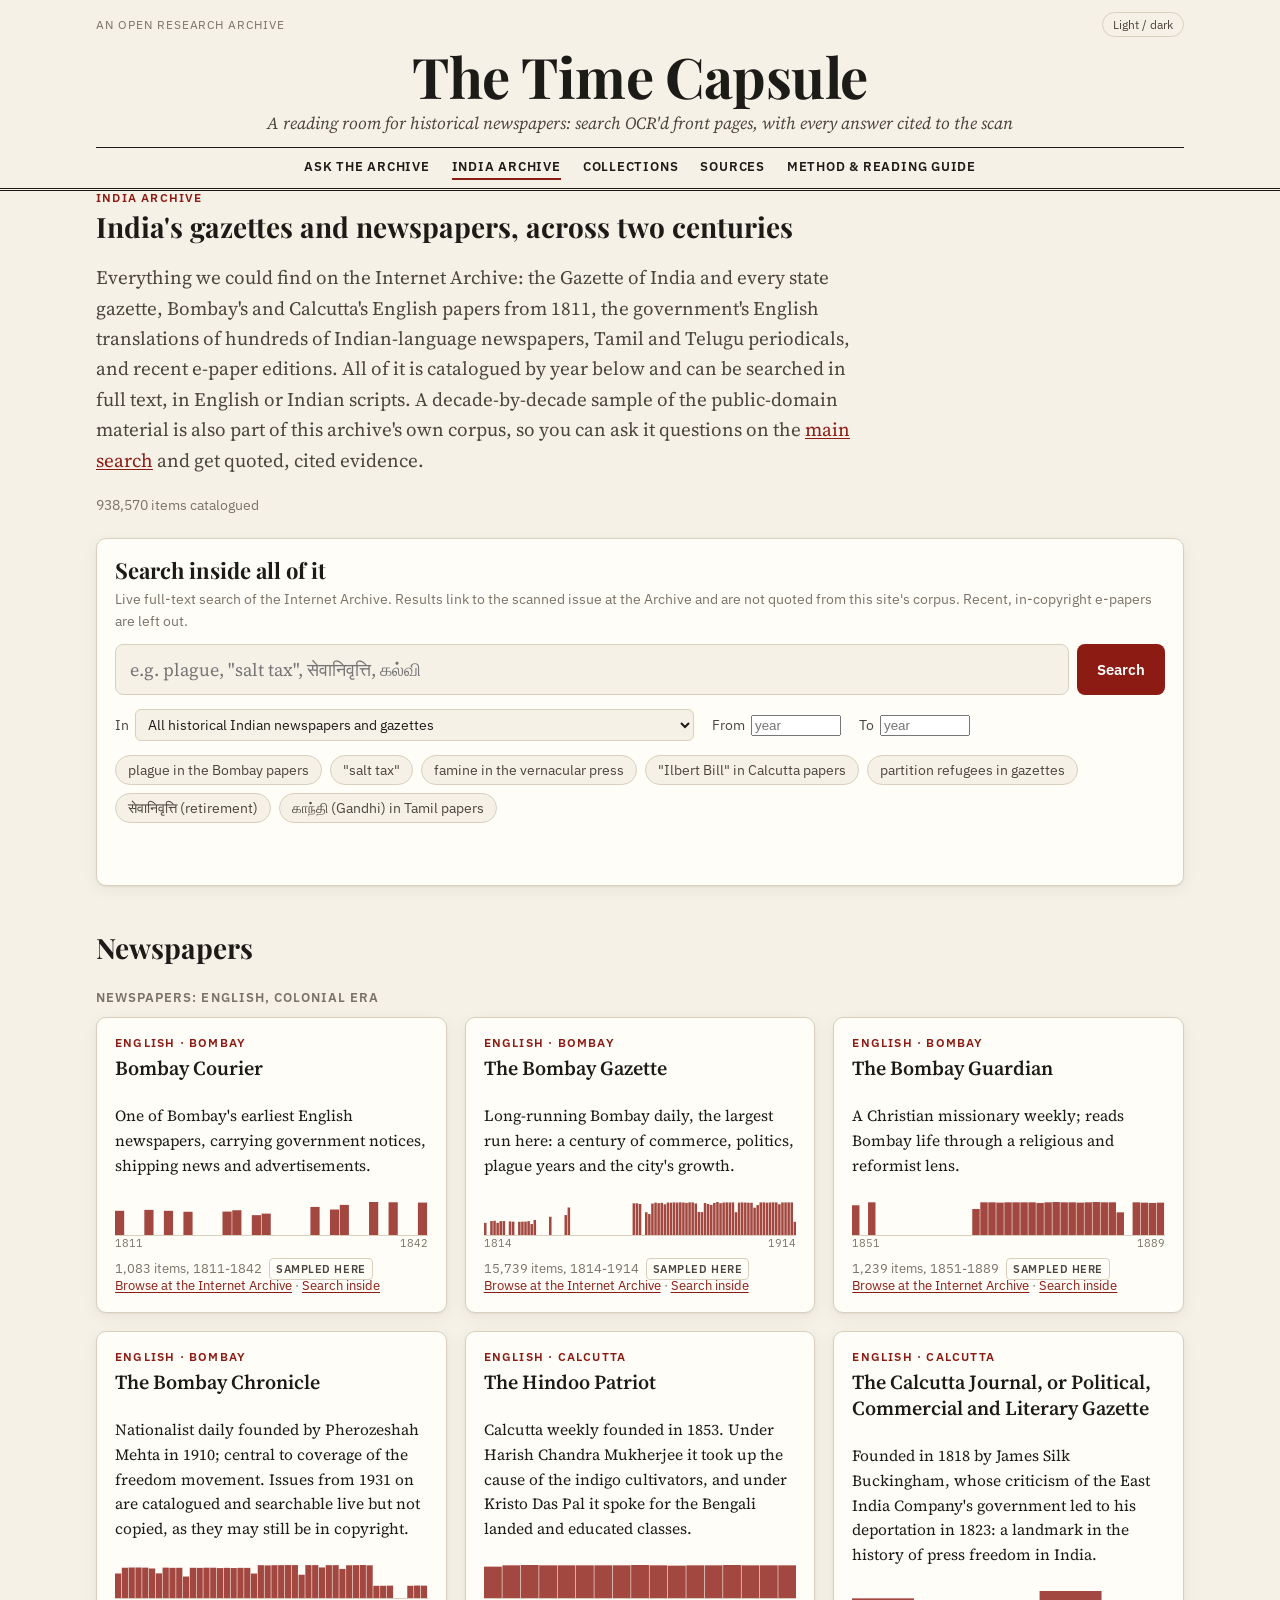
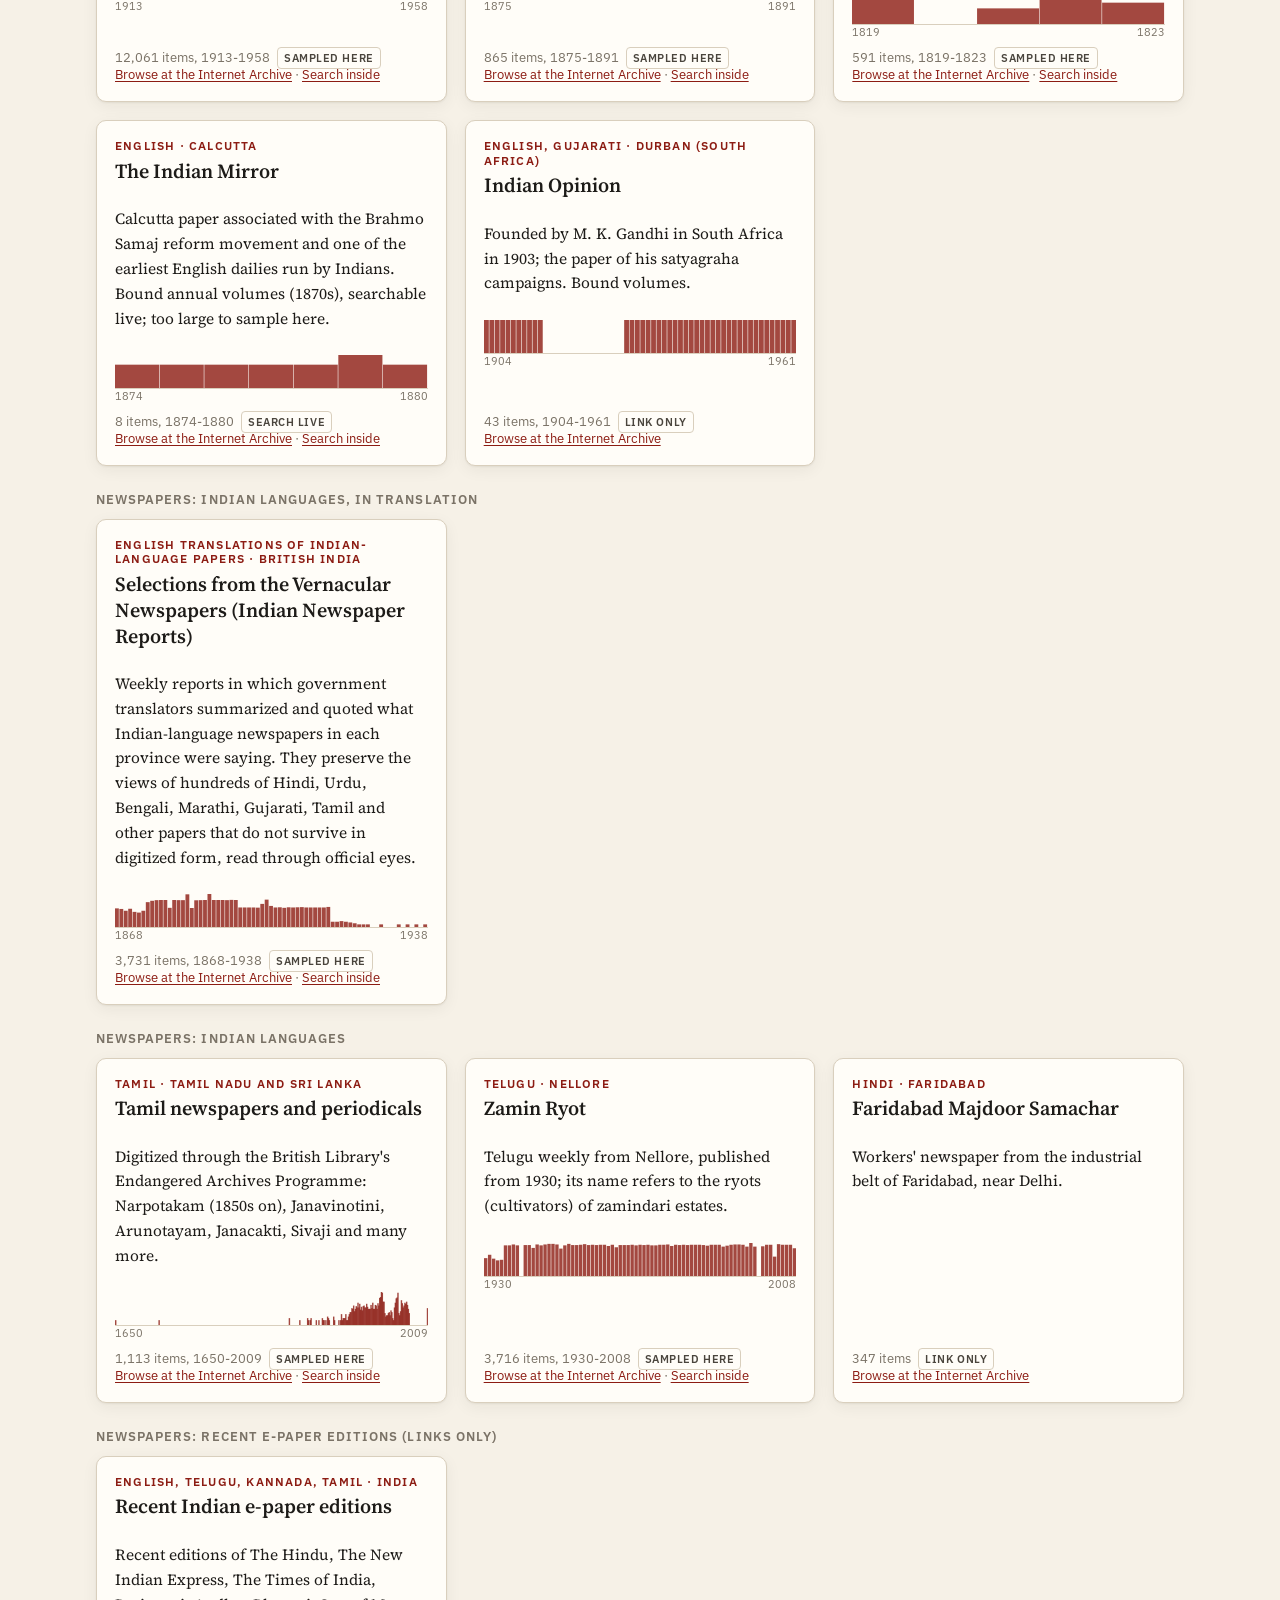
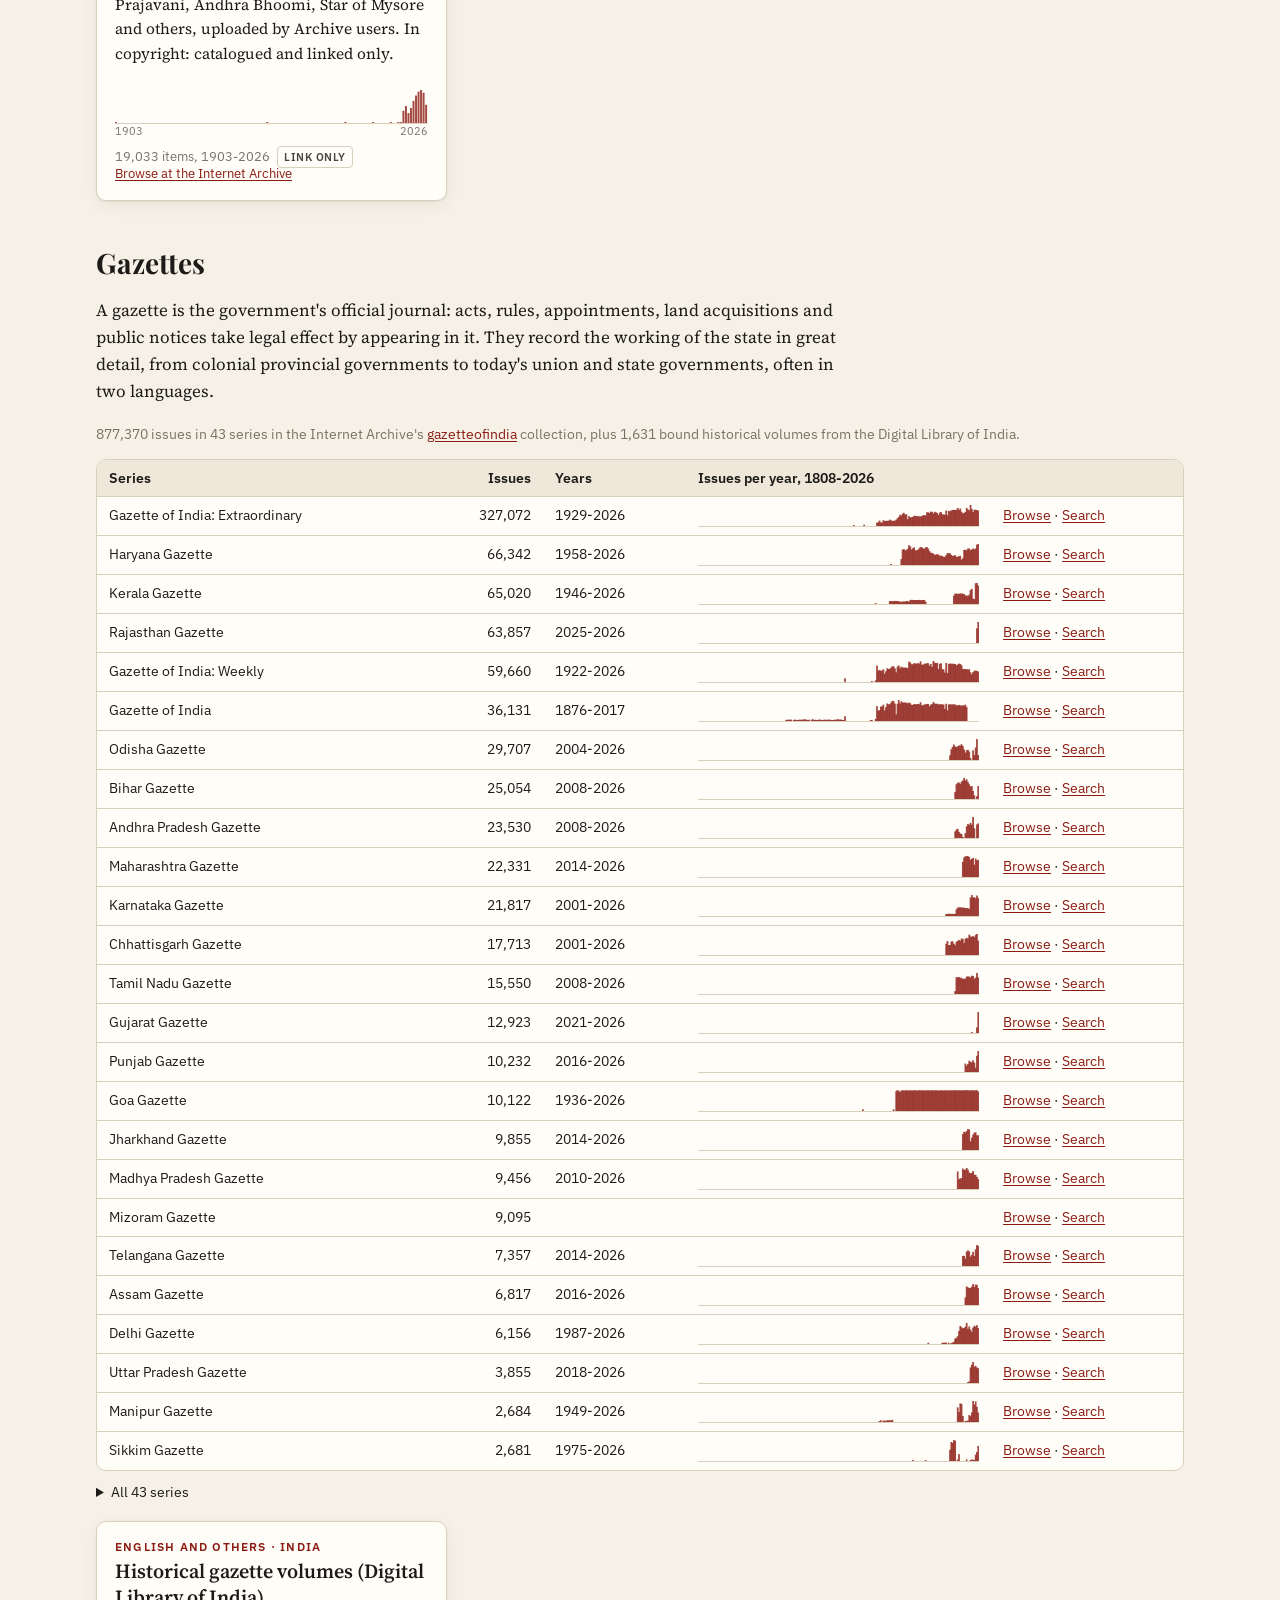
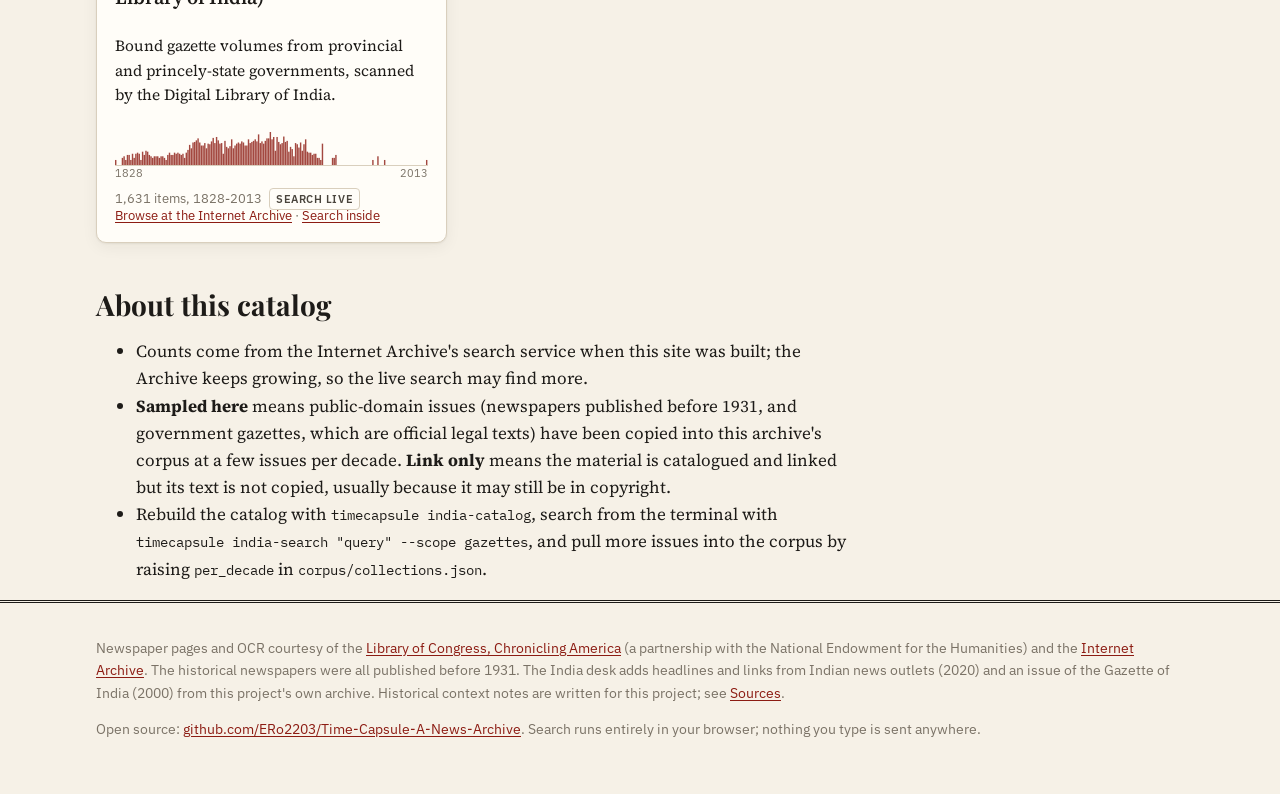
<file: site/india.html>
<!doctype html>
<html lang="en">
<head>
<meta charset="utf-8">
<meta name="viewport" content="width=device-width, initial-scale=1">
<title>India Archive · The Time Capsule</title>
<meta name="description" content="Every Indian gazette and newspaper on the Internet Archive: catalogued by year, searchable in full text, and sampled into The Time Capsule.">
<link rel="preconnect" href="https://fonts.googleapis.com">
<link rel="preconnect" href="https://fonts.gstatic.com" crossorigin>
<link href="https://fonts.googleapis.com/css2?family=IBM+Plex+Mono&family=IBM+Plex+Sans:wght@400;600&family=Playfair+Display:wght@700&family=Source+Serif+4:ital,opsz,wght@0,8..60,400;0,8..60,600;1,8..60,400&display=swap" rel="stylesheet">
<link rel="stylesheet" href="assets/style.css">
<link rel="icon" href="data:image/svg+xml,%3Csvg xmlns='http://www.w3.org/2000/svg' viewBox='0 0 32 32'%3E%3Crect width='32' height='32' rx='6' fill='%238c1c13'/%3E%3Ctext x='16' y='23' font-family='Georgia' font-size='20' font-weight='700' fill='white' text-anchor='middle'%3ET%3C/text%3E%3C/svg%3E">
</head>
<body>
<header class="masthead">
  <div class="wrap">
    <div class="top"><span>An open research archive</span><button class="theme-btn" type="button" aria-label="Toggle dark mode">Light / dark</button></div>
    <h1><a href="index.html">The Time Capsule</a></h1>
    <p class="tag">A reading room for historical newspapers: search OCR'd front pages, with every answer cited to the scan</p>
    <nav class="main" aria-label="Main">
      <a href="index.html">Ask the archive</a>
      <a href="india.html" aria-current="page">India archive</a>
      <a href="collections.html">Collections</a>
      <a href="sources.html">Sources</a>
      <a href="method.html">Method &amp; reading guide</a>
    </nav>
  </div>
</header>
<main class="wrap">
  <div class="narrow">
    <div class="kicker">India archive</div>
    <h2 style="margin-top:4px">India's gazettes and newspapers, across two centuries</h2>
    <p class="lede">Everything we could find on the Internet Archive: the Gazette of India and every state gazette,
      Bombay's and Calcutta's English papers from 1811, the government's English translations of hundreds of Indian-language newspapers, Tamil and Telugu periodicals, and recent e-paper editions. All of it is
      catalogued by year below and can be searched in full text, in English or Indian scripts. A
      decade-by-decade sample of the public-domain material is also part of this archive's own corpus, so you can
      ask it questions on the <a href="index.html">main search</a> and get quoted, cited evidence.</p>
    <p class="sans small muted"><span id="totals">Loading catalog ...</span></p>
  </div>

  <section id="search" class="ask" style="margin-top:22px" aria-labelledby="s-h">
    <h2 id="s-h" style="margin:0 0 4px;font-size:22px">Search inside all of it</h2>
    <p class="sans small muted" style="margin:0 0 12px">Live full-text search of the Internet Archive. Results link to
      the scanned issue at the Archive and are not quoted from this site's corpus. Recent, in-copyright e-papers are
      left out.</p>
    <form id="s-form" role="search">
      <label class="sr" for="s-q">Search words</label>
      <input id="s-q" type="search" placeholder='e.g. plague, "salt tax", सेवानिवृत्ति, கல்வி' required>
      <button class="primary" type="submit">Search</button>
    </form>
    <div class="filters">
      <label>In <select id="s-scope"></select></label>
      <label>From <input id="s-from" type="number" min="1700" max="2026" placeholder="year" style="width:90px"></label>
      <label>To <input id="s-to" type="number" min="1700" max="2026" placeholder="year" style="width:90px"></label>
    </div>
    <div class="chips">
      <button type="button" class="chip" data-q="plague" data-scope="bombay-papers">plague in the Bombay papers</button>
      <button type="button" class="chip" data-q="&quot;salt tax&quot;" data-scope="all">"salt tax"</button>
      <button type="button" class="chip" data-q="famine" data-scope="vernacular-reports">famine in the vernacular press</button>
      <button type="button" class="chip" data-q="&quot;Ilbert Bill&quot;" data-scope="calcutta-papers">"Ilbert Bill" in Calcutta papers</button>
      <button type="button" class="chip" data-q="partition refugees" data-scope="gazettes">partition refugees in gazettes</button>
      <button type="button" class="chip" data-q="सेवानिवृत्ति" data-scope="gazettes">सेवानिवृत्ति (retirement)</button>
      <button type="button" class="chip" data-q="காந்தி" data-scope="tamil">காந்தி (Gandhi) in Tamil papers</button>
    </div>
    <p class="status" id="s-status" aria-live="polite"></p>
    <div id="s-results"></div>
    <button type="button" class="chip" id="s-more" hidden>More results</button>
  </section>

  <h2>Newspapers</h2>
  <div id="papers"></div>

  <h2>Gazettes</h2>
  <div class="narrow"><p>A gazette is the government's official journal: acts, rules, appointments, land
    acquisitions and public notices take legal effect by appearing in it. They record the working of the state
    in great detail, from colonial provincial governments to today's union and state governments, often in two
    languages.</p></div>
  <div id="gazettes"></div>

  <div class="narrow">
    <h2>About this catalog</h2>
    <ul>
      <li>Counts come from the Internet Archive's search service when this site was built; the Archive keeps
        growing, so the live search may find more.</li>
      <li><b>Sampled here</b> means public-domain issues (newspapers published before 1931, and government
        gazettes, which are official legal texts) have been copied into this archive's corpus at a few issues per
        decade. <b>Link only</b> means the material is catalogued and linked but its text is not copied, usually
        because it may still be in copyright.</li>
      <li>Rebuild the catalog with <code>timecapsule india-catalog</code>, search from the terminal with
        <code>timecapsule india-search "query" --scope gazettes</code>, and pull more issues into the corpus by
        raising <code>per_decade</code> in <code>corpus/collections.json</code>.</li>
    </ul>
  </div>
</main>
<script type="module" src="assets/india.js"></script>
<footer>
  <div class="wrap">
    <p>Newspaper pages and OCR courtesy of the <a href="https://www.loc.gov/collections/chronicling-america/">Library of Congress, Chronicling America</a> (a partnership with the National Endowment for the Humanities) and the <a href="https://archive.org/details/newspapers">Internet Archive</a>. The historical newspapers were all published before 1931. The India desk adds headlines and links from Indian news outlets (2020) and an issue of the Gazette of India (2000) from this project's own archive. Historical context notes are written for this project; see <a href="sources.html">Sources</a>.</p>
    <p>Open source: <a href="https://github.com/ERo2203/Time-Capsule-A-News-Archive">github.com/ERo2203/Time-Capsule-A-News-Archive</a>. Search runs entirely in your browser; nothing you type is sent anywhere.</p>
  </div>
</footer>
</body>
</html>
</file>
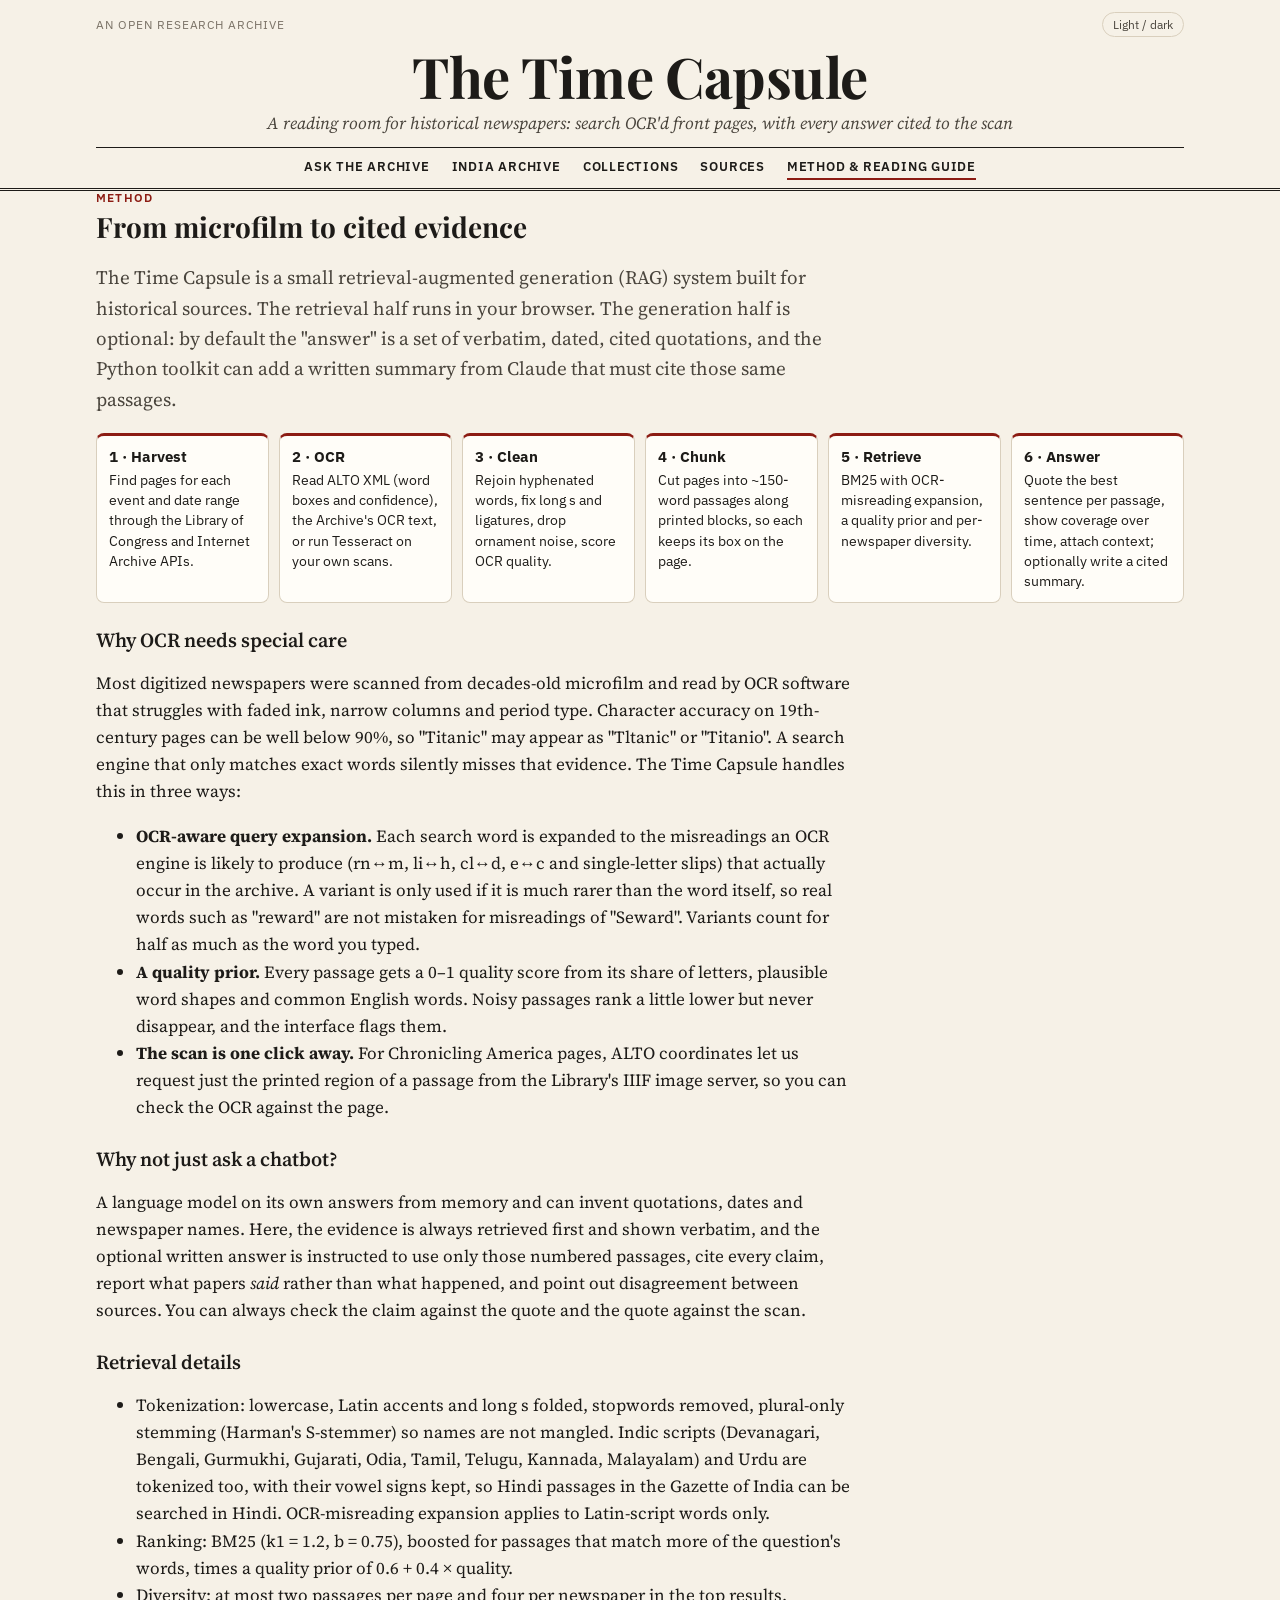
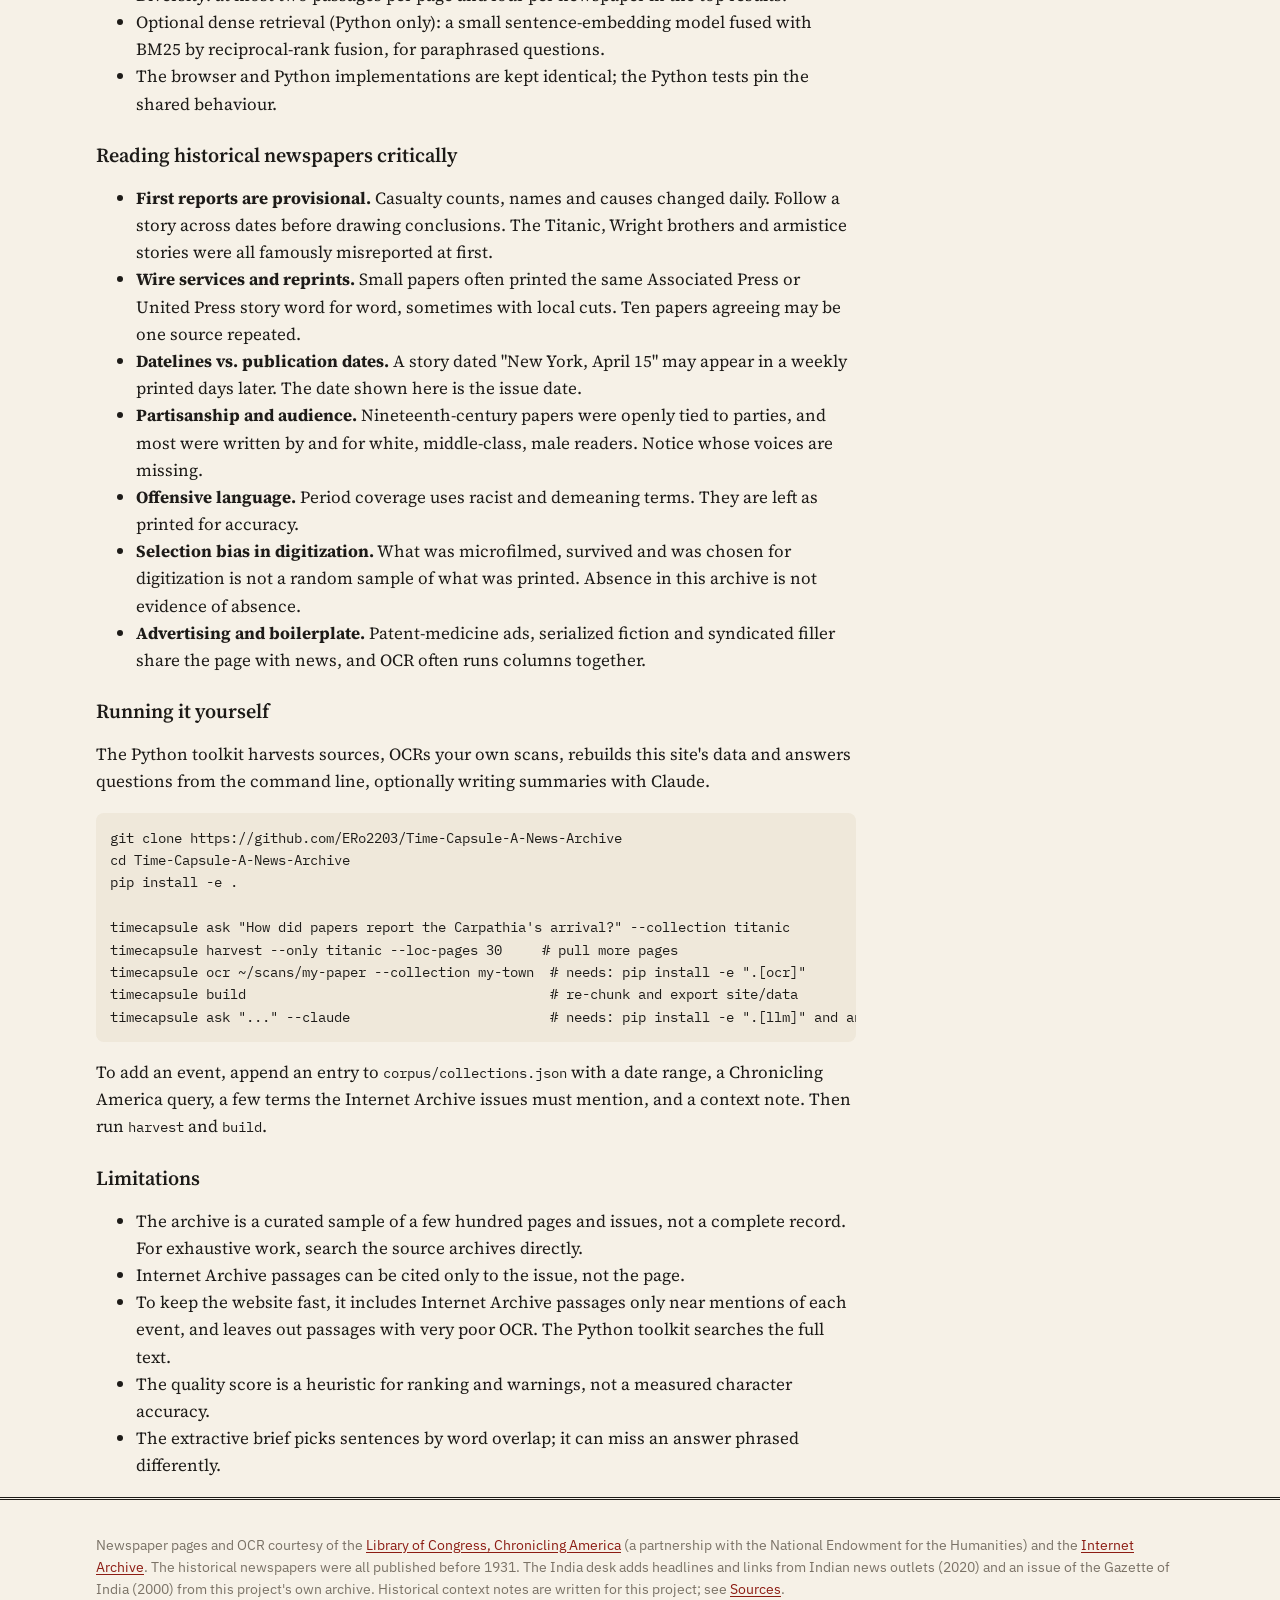
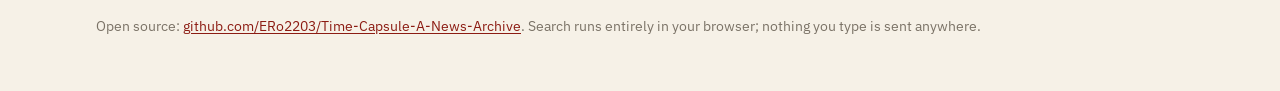
<file: site/method.html>
<!doctype html>
<html lang="en">
<head>
<meta charset="utf-8">
<meta name="viewport" content="width=device-width, initial-scale=1">
<title>Method & reading guide · The Time Capsule</title>
<meta name="description" content="How The Time Capsule turns OCR'd newspapers into cited evidence, and how to read historical newspapers critically.">
<link rel="preconnect" href="https://fonts.googleapis.com">
<link rel="preconnect" href="https://fonts.gstatic.com" crossorigin>
<link href="https://fonts.googleapis.com/css2?family=IBM+Plex+Mono&family=IBM+Plex+Sans:wght@400;600&family=Playfair+Display:wght@700&family=Source+Serif+4:ital,opsz,wght@0,8..60,400;0,8..60,600;1,8..60,400&display=swap" rel="stylesheet">
<link rel="stylesheet" href="assets/style.css">
<link rel="icon" href="data:image/svg+xml,%3Csvg xmlns='http://www.w3.org/2000/svg' viewBox='0 0 32 32'%3E%3Crect width='32' height='32' rx='6' fill='%238c1c13'/%3E%3Ctext x='16' y='23' font-family='Georgia' font-size='20' font-weight='700' fill='white' text-anchor='middle'%3ET%3C/text%3E%3C/svg%3E">
</head>
<body>
<header class="masthead">
  <div class="wrap">
    <div class="top"><span>An open research archive</span><button class="theme-btn" type="button" aria-label="Toggle dark mode">Light / dark</button></div>
    <h1><a href="index.html">The Time Capsule</a></h1>
    <p class="tag">A reading room for historical newspapers: search OCR'd front pages, with every answer cited to the scan</p>
    <nav class="main" aria-label="Main">
      <a href="index.html">Ask the archive</a>
      <a href="india.html">India archive</a>
      <a href="collections.html">Collections</a>
      <a href="sources.html">Sources</a>
      <a href="method.html" aria-current="page">Method &amp; reading guide</a>
    </nav>
  </div>
</header>
<main class="wrap">
  <div class="narrow">
    <div class="kicker">Method</div>
    <h2 style="margin-top:4px">From microfilm to cited evidence</h2>
    <p class="lede">The Time Capsule is a small retrieval-augmented generation (RAG) system built for historical
      sources. The retrieval half runs in your browser. The generation half is optional: by default the "answer"
      is a set of verbatim, dated, cited quotations, and the Python toolkit can add a written summary from Claude
      that must cite those same passages.</p>
  </div>

  <div class="pipeline" role="list" aria-label="Pipeline stages">
    <div role="listitem"><b>1 · Harvest</b>Find pages for each event and date range through the Library of Congress and Internet Archive APIs.</div>
    <div role="listitem"><b>2 · OCR</b>Read ALTO XML (word boxes and confidence), the Archive's OCR text, or run Tesseract on your own scans.</div>
    <div role="listitem"><b>3 · Clean</b>Rejoin hyphenated words, fix long s and ligatures, drop ornament noise, score OCR quality.</div>
    <div role="listitem"><b>4 · Chunk</b>Cut pages into ~150-word passages along printed blocks, so each keeps its box on the page.</div>
    <div role="listitem"><b>5 · Retrieve</b>BM25 with OCR-misreading expansion, a quality prior and per-newspaper diversity.</div>
    <div role="listitem"><b>6 · Answer</b>Quote the best sentence per passage, show coverage over time, attach context; optionally write a cited summary.</div>
  </div>

  <div class="narrow">
    <h3>Why OCR needs special care</h3>
    <p>Most digitized newspapers were scanned from decades-old microfilm and read by OCR software that struggles with
      faded ink, narrow columns and period type. Character accuracy on 19th-century pages can be well below
      90%, so "Titanic" may appear as "Tltanic" or "Titanio". A search engine that only matches exact words
      silently misses that evidence. The Time Capsule handles this in three ways:</p>
    <ul>
      <li><b>OCR-aware query expansion.</b> Each search word is expanded to the misreadings an OCR engine is likely
        to produce (rn↔m, li↔h, cl↔d, e↔c and single-letter slips) that actually occur in the archive. A variant
        is only used if it is much rarer than the word itself, so real words such as "reward" are not
        mistaken for misreadings of "Seward". Variants count for half as much as the word you typed.</li>
      <li><b>A quality prior.</b> Every passage gets a 0–1 quality score from its share of letters, plausible word
        shapes and common English words. Noisy passages rank a little lower but never disappear, and the
        interface flags them.</li>
      <li><b>The scan is one click away.</b> For Chronicling America pages, ALTO coordinates let us request just the
        printed region of a passage from the Library's IIIF image server, so you can check the OCR against the page.</li>
    </ul>

    <h3>Why not just ask a chatbot?</h3>
    <p>A language model on its own answers from memory and can invent quotations, dates and newspaper names. Here,
      the evidence is always retrieved first and shown verbatim, and the optional written answer is instructed to
      use only those numbered passages, cite every claim, report what papers <i>said</i> rather than what
      happened, and point out disagreement between sources. You can always check the claim against the quote and
      the quote against the scan.</p>

    <h3>Retrieval details</h3>
    <ul>
      <li>Tokenization: lowercase, Latin accents and long s folded, stopwords removed, plural-only stemming
        (Harman's S-stemmer) so names are not mangled. Indic scripts (Devanagari, Bengali, Gurmukhi, Gujarati,
        Odia, Tamil, Telugu, Kannada, Malayalam) and Urdu are tokenized too, with their vowel signs kept, so
        Hindi passages in the Gazette of India can be searched in Hindi. OCR-misreading expansion applies to
        Latin-script words only.</li>
      <li>Ranking: BM25 (k1 = 1.2, b = 0.75), boosted for passages that match more of the question's words, times
        a quality prior of 0.6 + 0.4 × quality.</li>
      <li>Diversity: at most two passages per page and four per newspaper in the top results.</li>
      <li>Optional dense retrieval (Python only): a small sentence-embedding model fused with BM25 by reciprocal-rank
        fusion, for paraphrased questions.</li>
      <li>The browser and Python implementations are kept identical; the Python tests pin the shared behaviour.</li>
    </ul>

    <h3 id="reading">Reading historical newspapers critically</h3>
    <ul>
      <li><b>First reports are provisional.</b> Casualty counts, names and causes changed daily. Follow a story
        across dates before drawing conclusions. The Titanic, Wright brothers and armistice stories were all
        famously misreported at first.</li>
      <li><b>Wire services and reprints.</b> Small papers often printed the same Associated Press or United Press
        story word for word, sometimes with local cuts. Ten papers agreeing may be one source repeated.</li>
      <li><b>Datelines vs. publication dates.</b> A story dated "New York, April 15" may appear in a weekly printed
        days later. The date shown here is the issue date.</li>
      <li><b>Partisanship and audience.</b> Nineteenth-century papers were openly tied to parties, and most were
        written by and for white, middle-class, male readers. Notice whose voices are missing.</li>
      <li><b>Offensive language.</b> Period coverage uses racist and demeaning terms. They are left as printed for
        accuracy.</li>
      <li><b>Selection bias in digitization.</b> What was microfilmed, survived and was chosen for digitization
        is not a random sample of what was printed. Absence in this archive is not evidence of absence.</li>
      <li><b>Advertising and boilerplate.</b> Patent-medicine ads, serialized fiction and syndicated filler share
        the page with news, and OCR often runs columns together.</li>
    </ul>

    <h3 id="run">Running it yourself</h3>
    <p>The Python toolkit harvests sources, OCRs your own scans, rebuilds this site's data and answers questions
      from the command line, optionally writing summaries with Claude.</p>
<pre>git clone https://github.com/ERo2203/Time-Capsule-A-News-Archive
cd Time-Capsule-A-News-Archive
pip install -e .

timecapsule ask "How did papers report the Carpathia's arrival?" --collection titanic
timecapsule harvest --only titanic --loc-pages 30     # pull more pages
timecapsule ocr ~/scans/my-paper --collection my-town  # needs: pip install -e ".[ocr]"
timecapsule build                                      # re-chunk and export site/data
timecapsule ask "..." --claude                         # needs: pip install -e ".[llm]" and an API key</pre>
    <p>To add an event, append an entry to <code>corpus/collections.json</code> with a date range, a Chronicling
      America query, a few terms the Internet Archive issues must mention, and a context note. Then run
      <code>harvest</code> and <code>build</code>.</p>

    <h3>Limitations</h3>
    <ul>
      <li>The archive is a curated sample of a few hundred pages and issues, not a complete record. For exhaustive
        work, search the source archives directly.</li>
      <li>Internet Archive passages can be cited only to the issue, not the page.</li>
      <li>To keep the website fast, it includes Internet Archive passages only near mentions of each event, and leaves out passages with very poor OCR. The Python toolkit searches the full text.</li>
      <li>The quality score is a heuristic for ranking and warnings, not a measured character accuracy.</li>
      <li>The extractive brief picks sentences by word overlap; it can miss an answer phrased differently.</li>
    </ul>
  </div>
</main>
<footer>
  <div class="wrap">
    <p>Newspaper pages and OCR courtesy of the <a href="https://www.loc.gov/collections/chronicling-america/">Library of Congress, Chronicling America</a> (a partnership with the National Endowment for the Humanities) and the <a href="https://archive.org/details/newspapers">Internet Archive</a>. The historical newspapers were all published before 1931. The India desk adds headlines and links from Indian news outlets (2020) and an issue of the Gazette of India (2000) from this project's own archive. Historical context notes are written for this project; see <a href="sources.html">Sources</a>.</p>
    <p>Open source: <a href="https://github.com/ERo2203/Time-Capsule-A-News-Archive">github.com/ERo2203/Time-Capsule-A-News-Archive</a>. Search runs entirely in your browser; nothing you type is sent anywhere.</p>
  </div>
</footer>
</body>
</html>
</file>
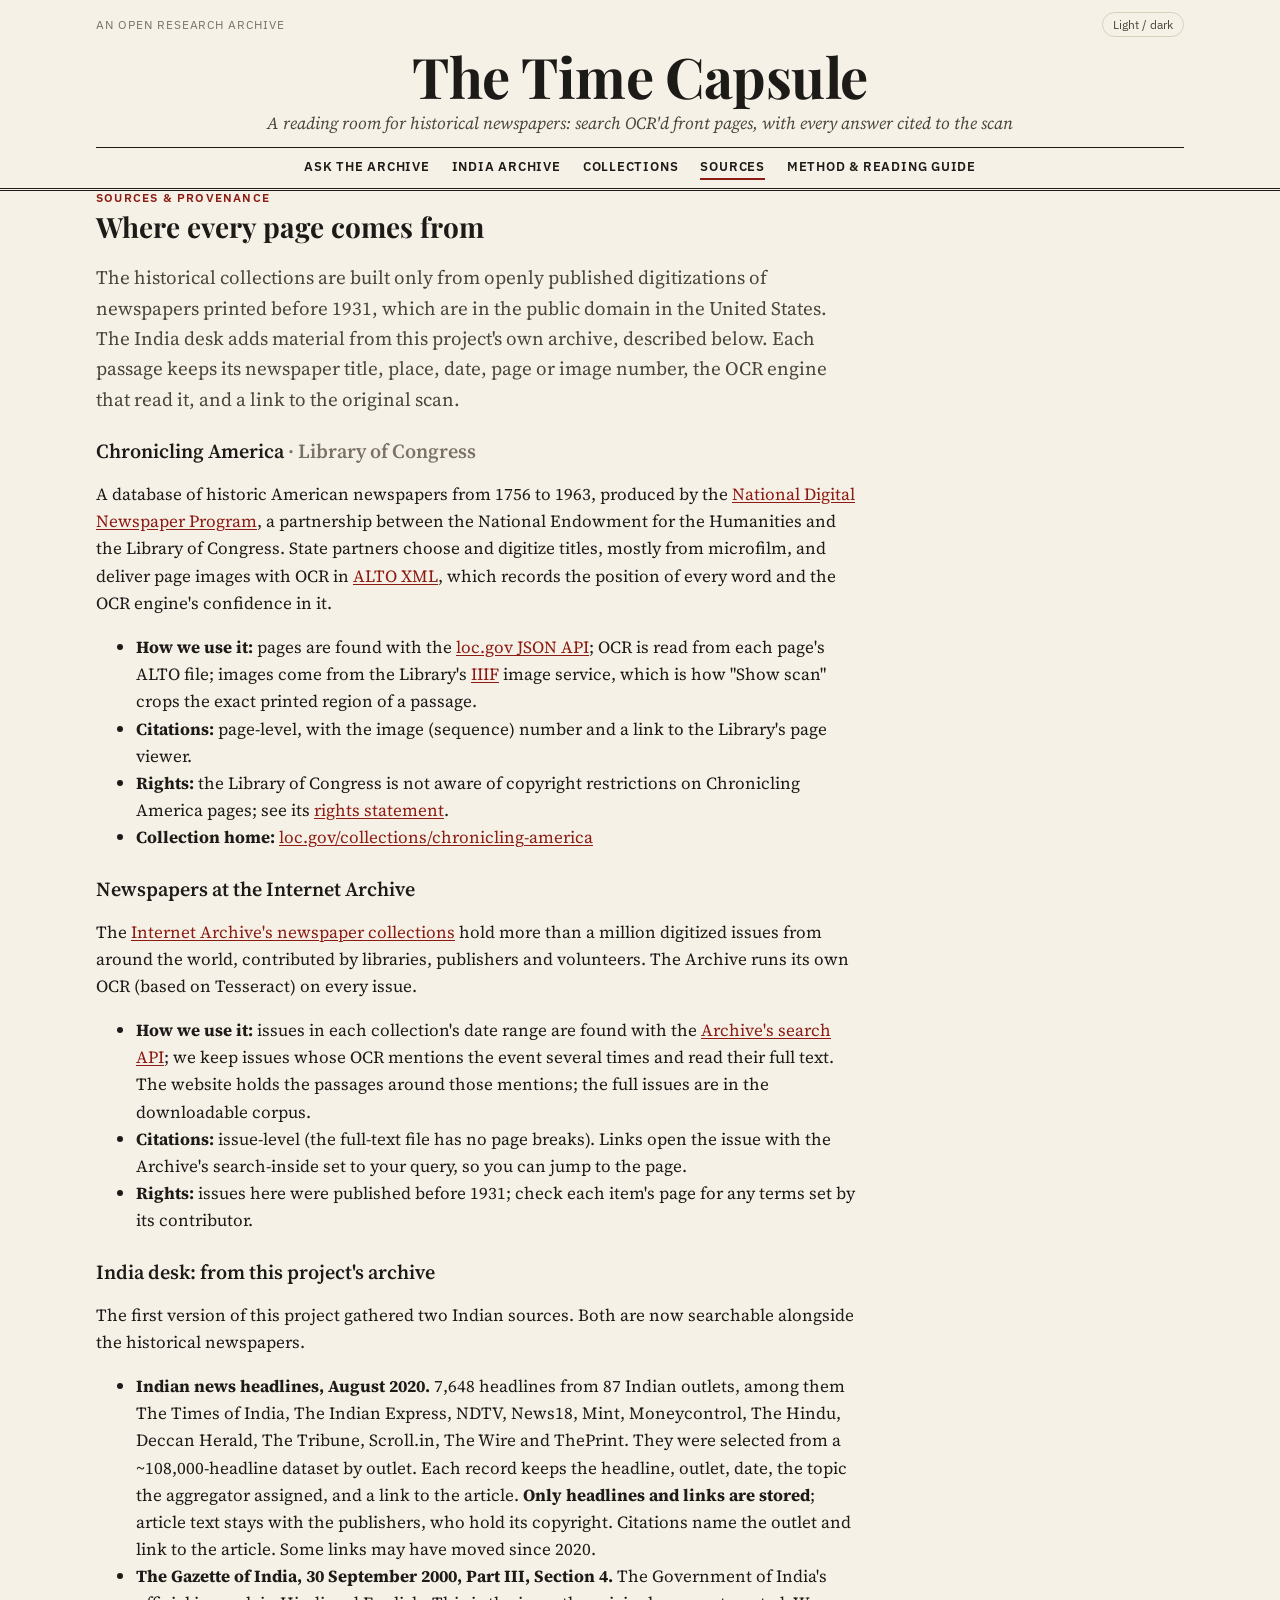
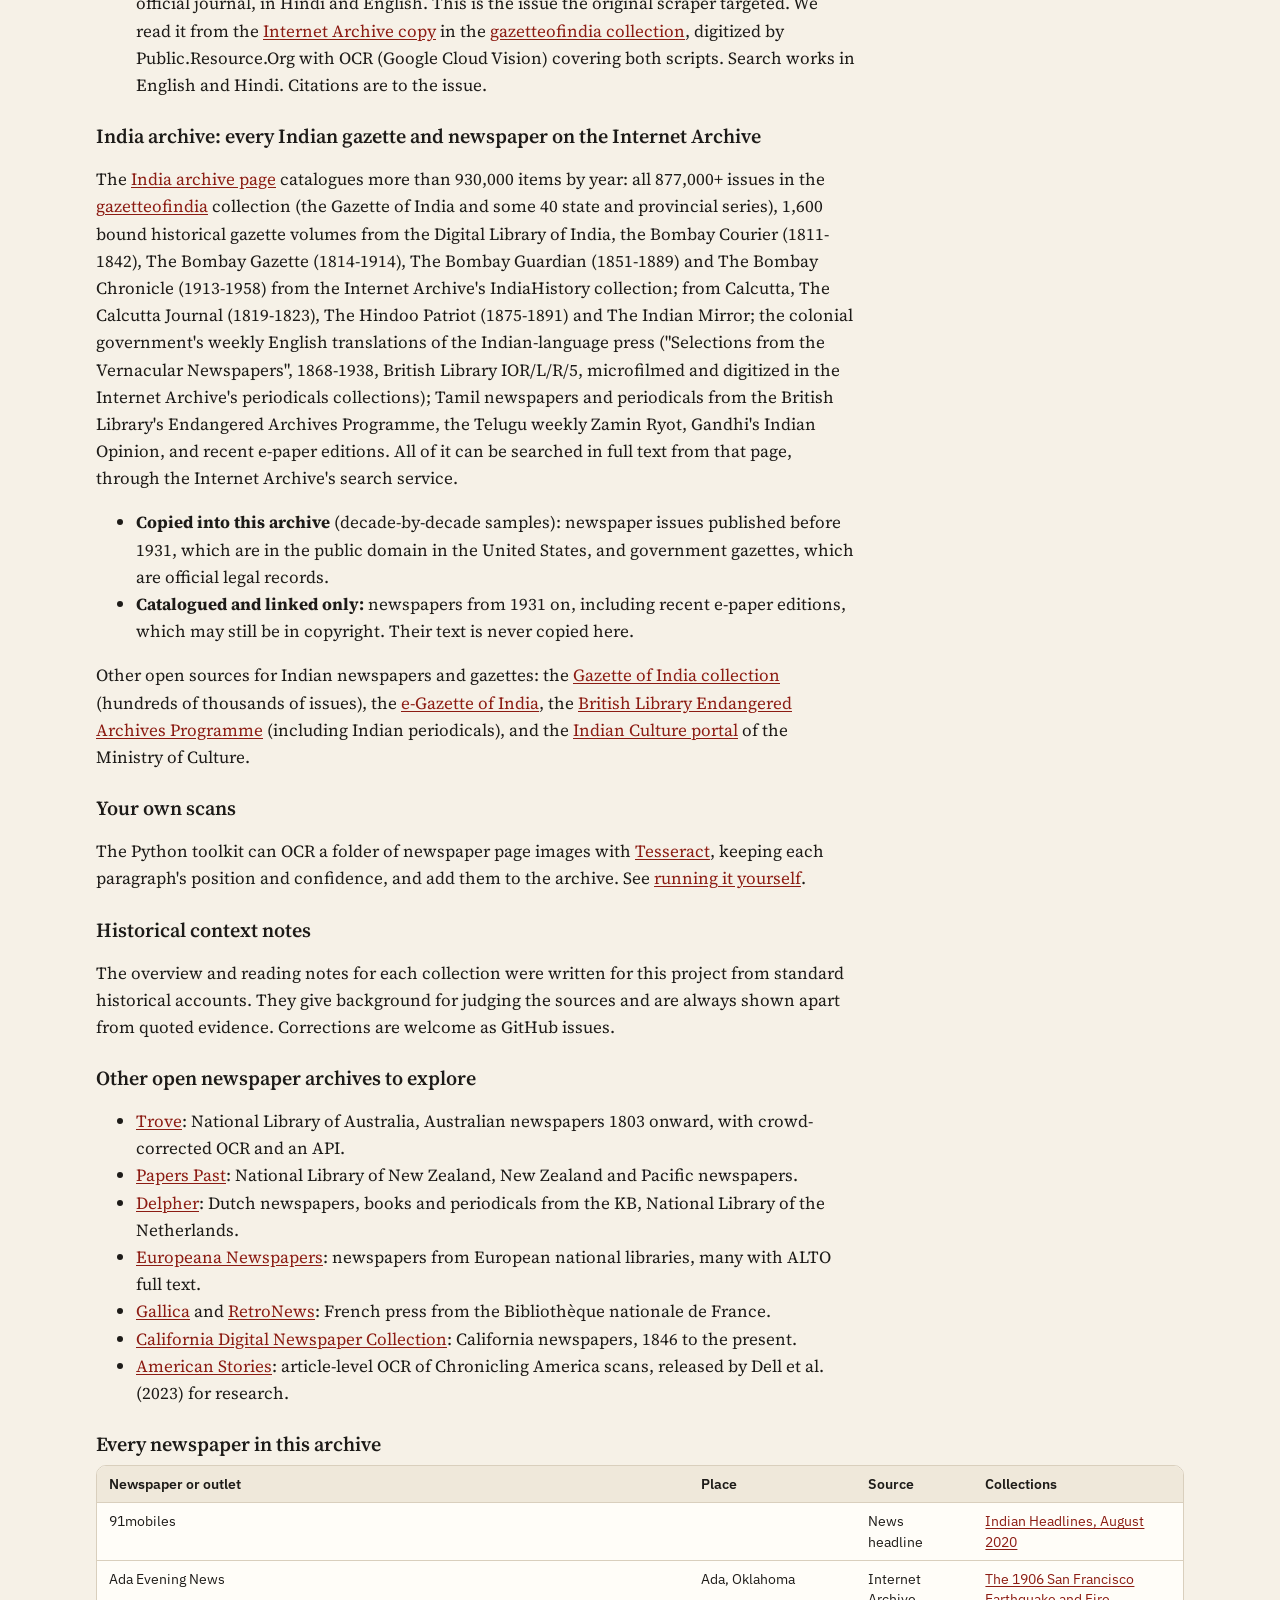
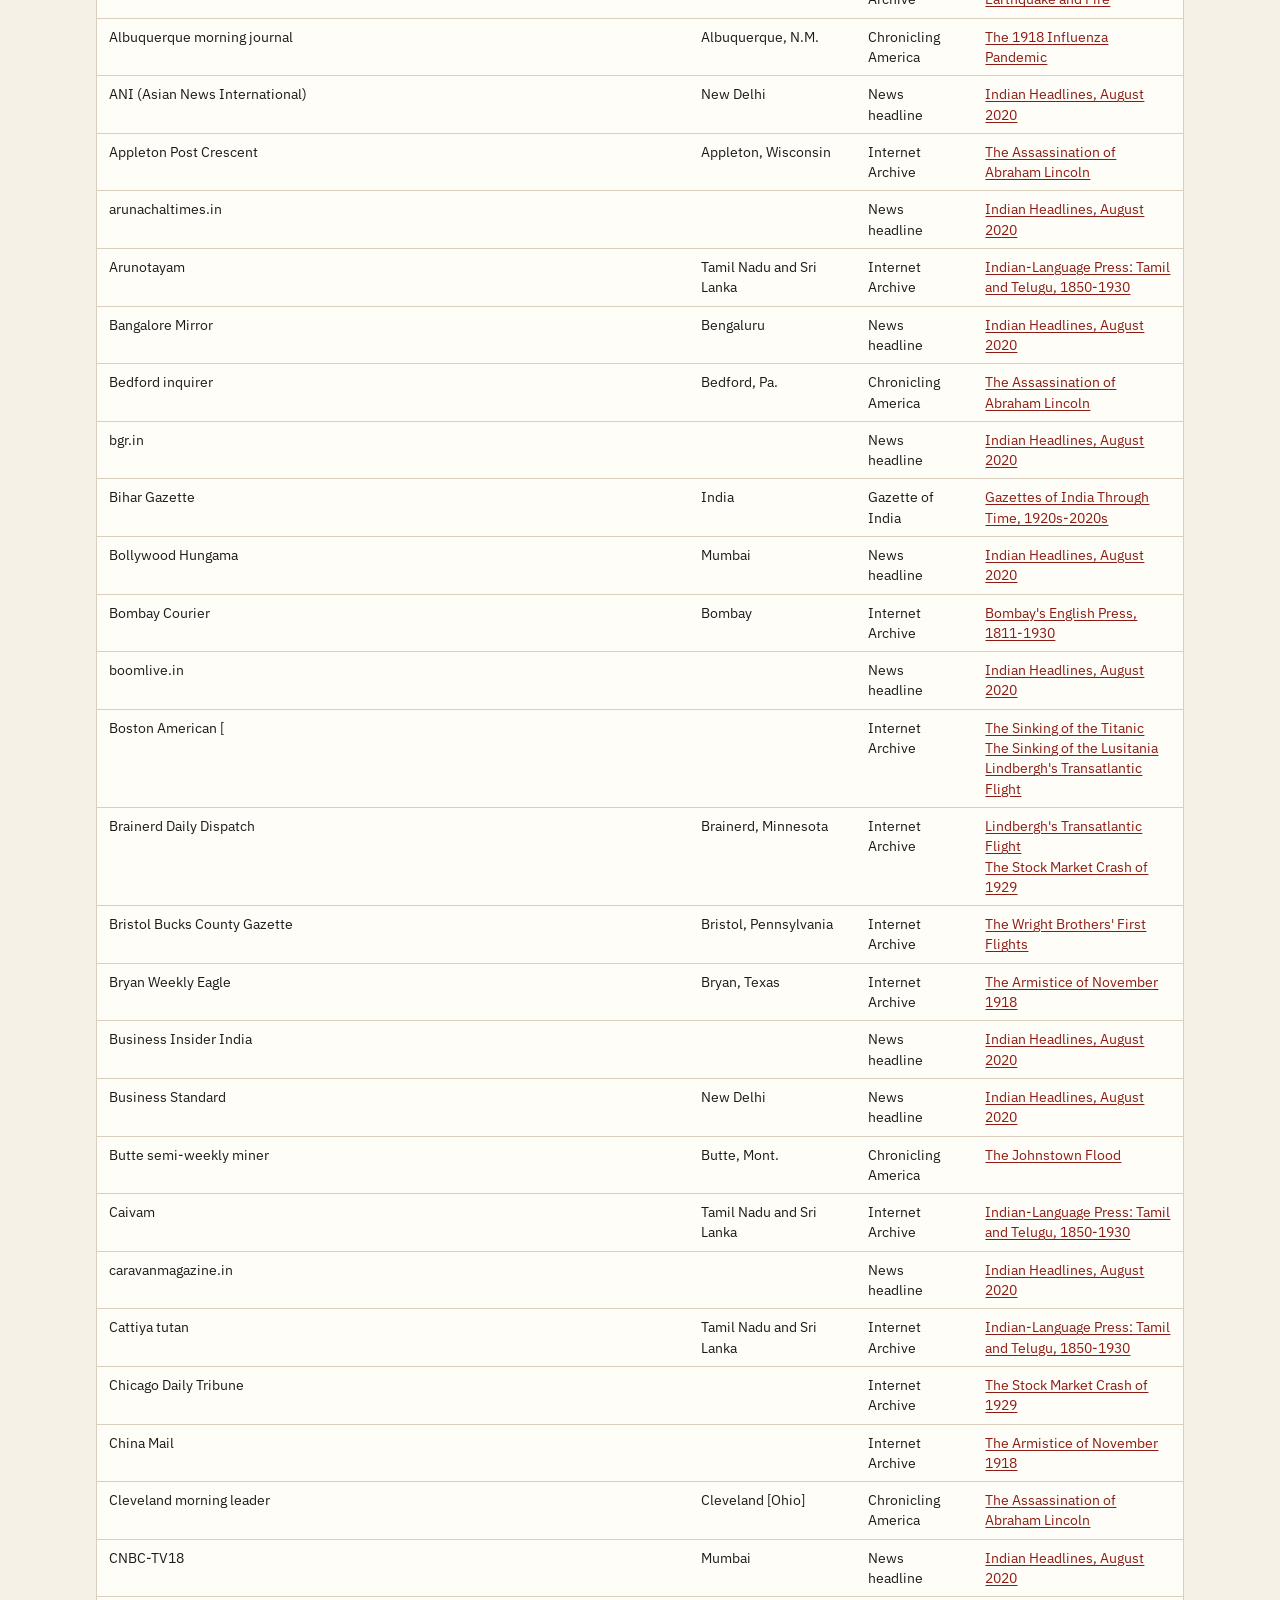
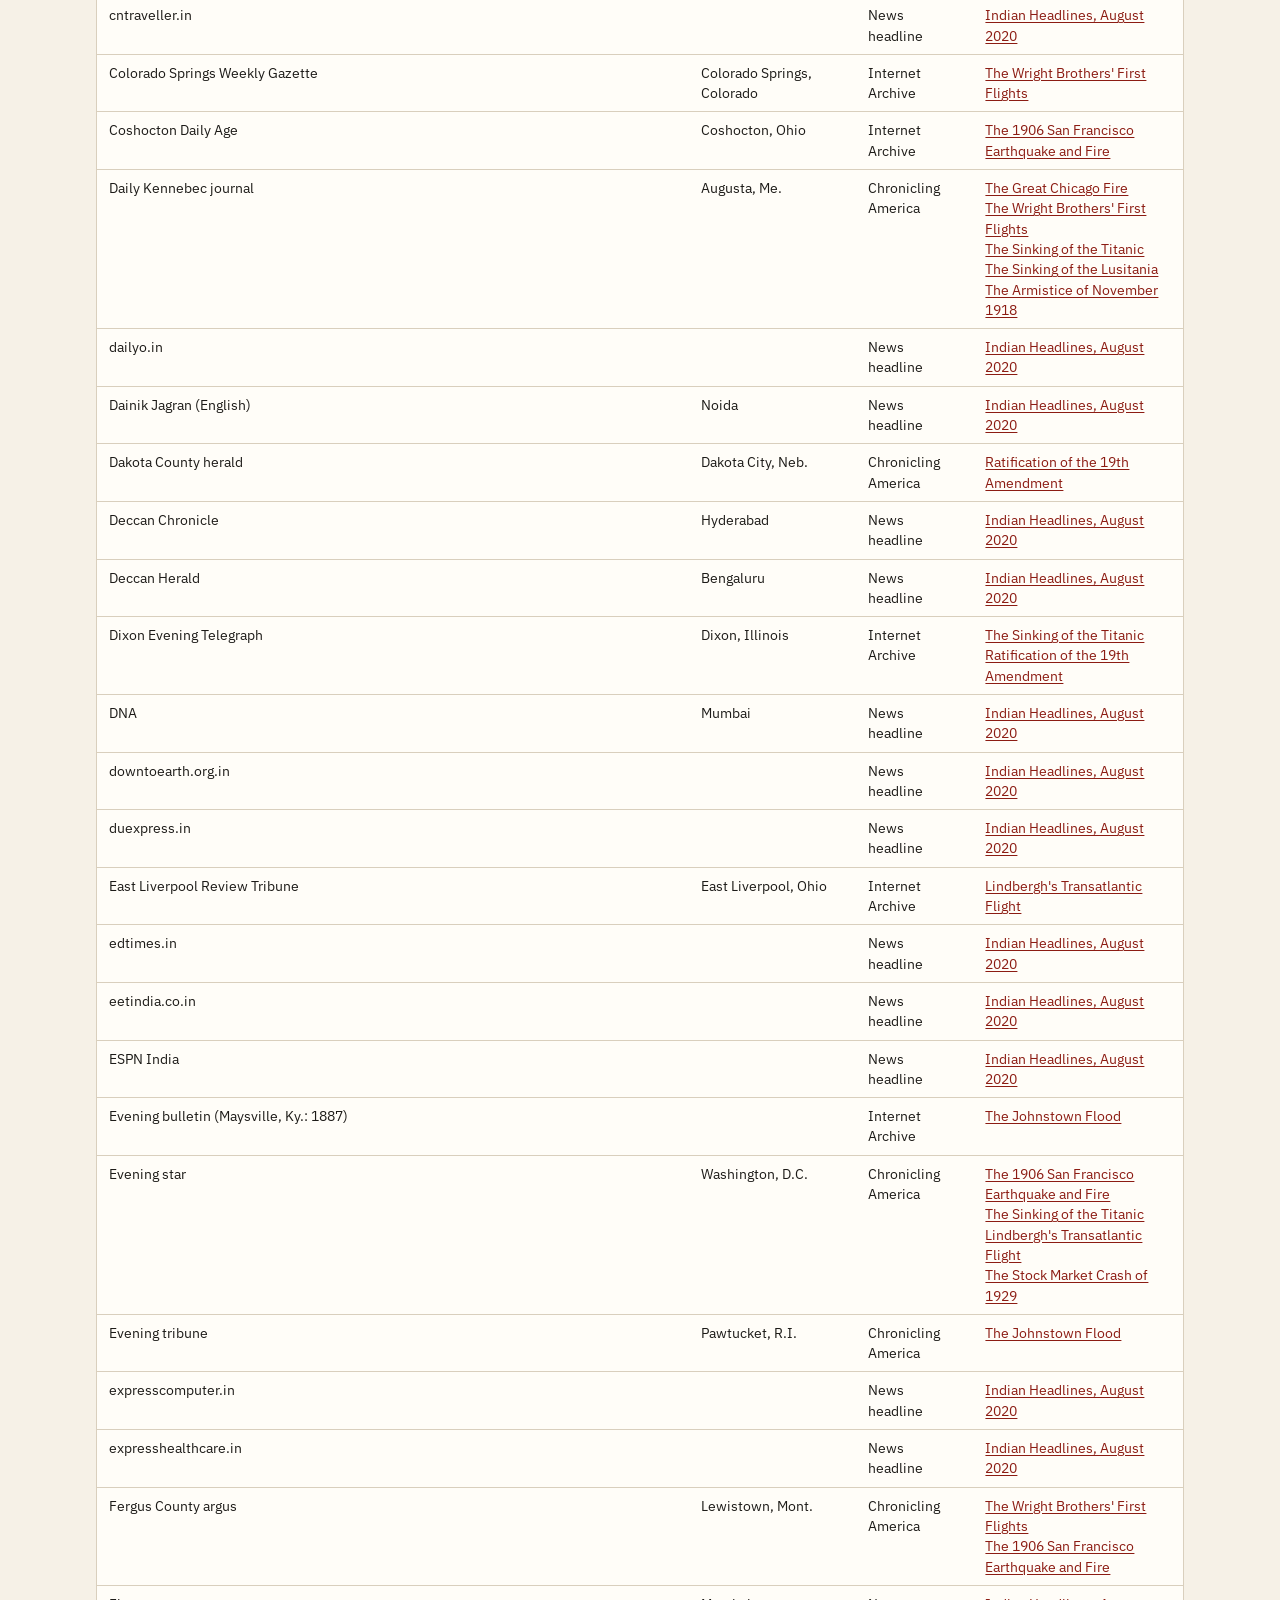
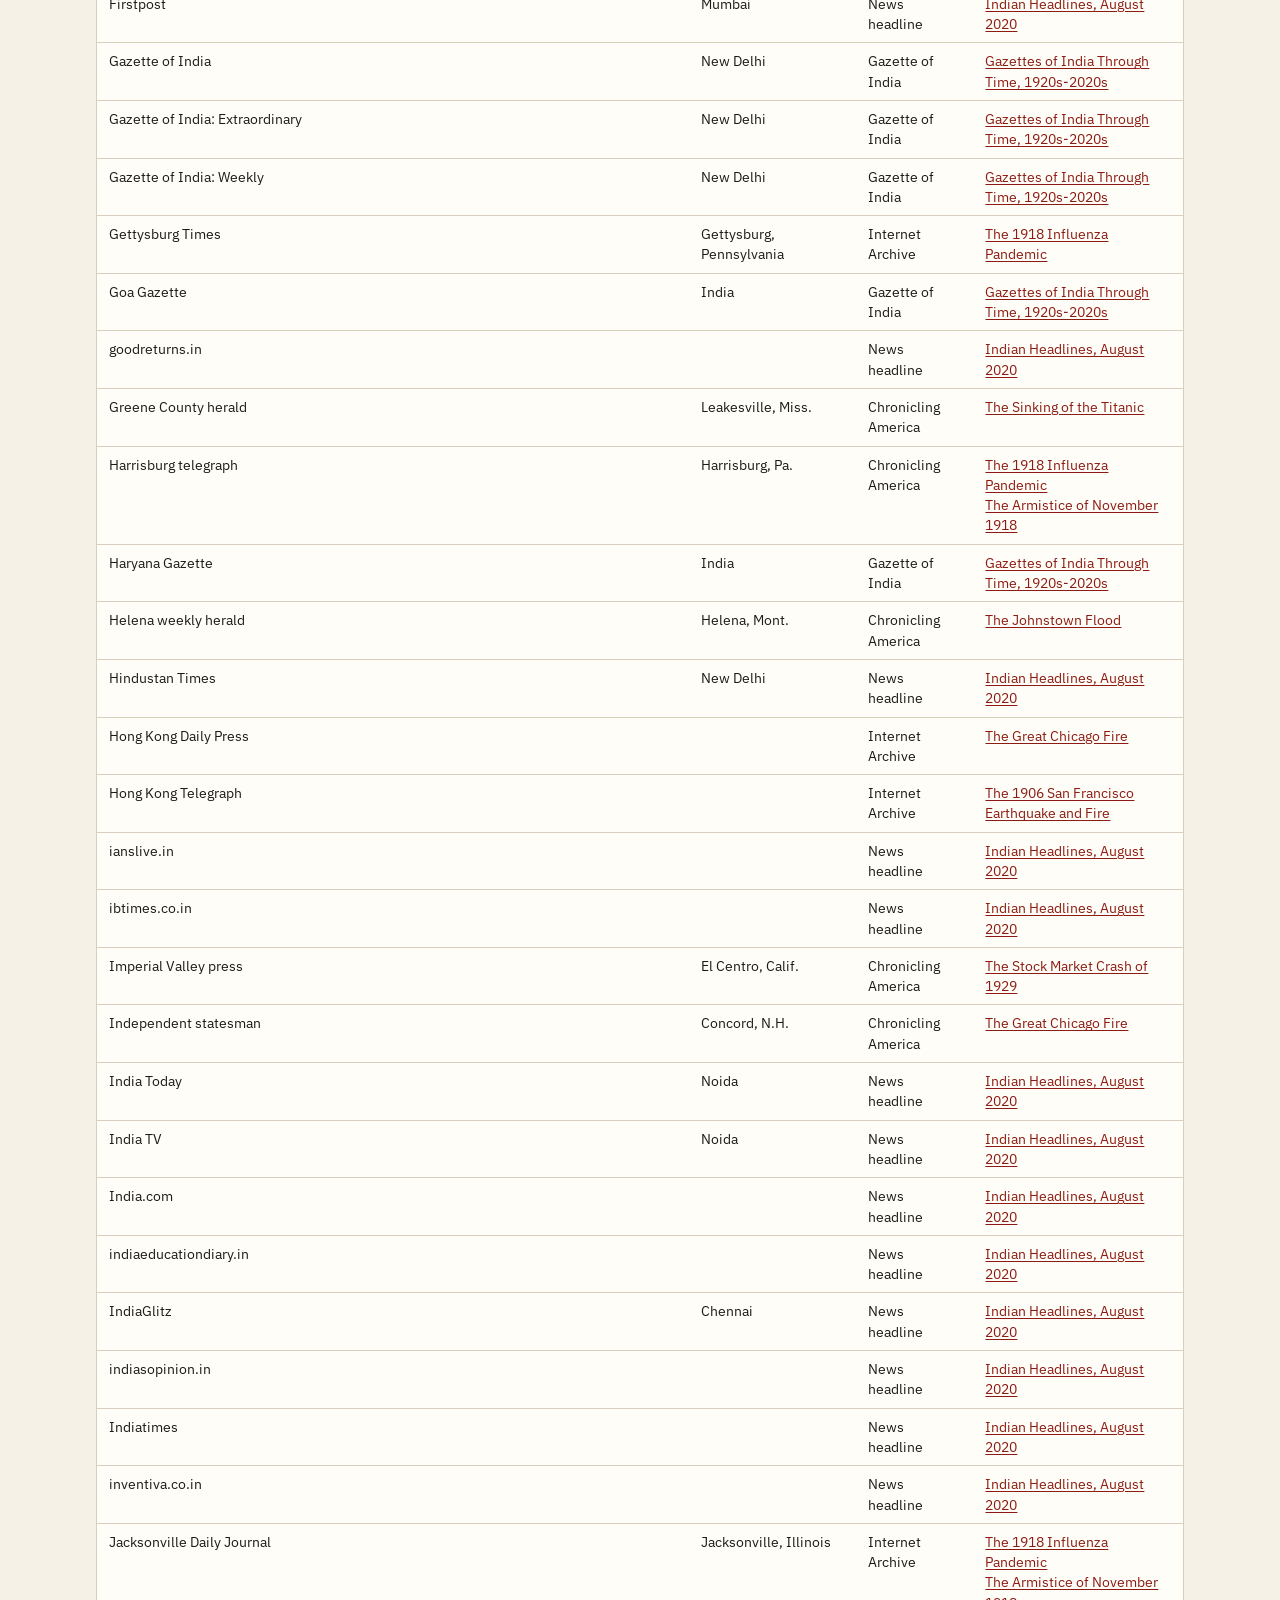
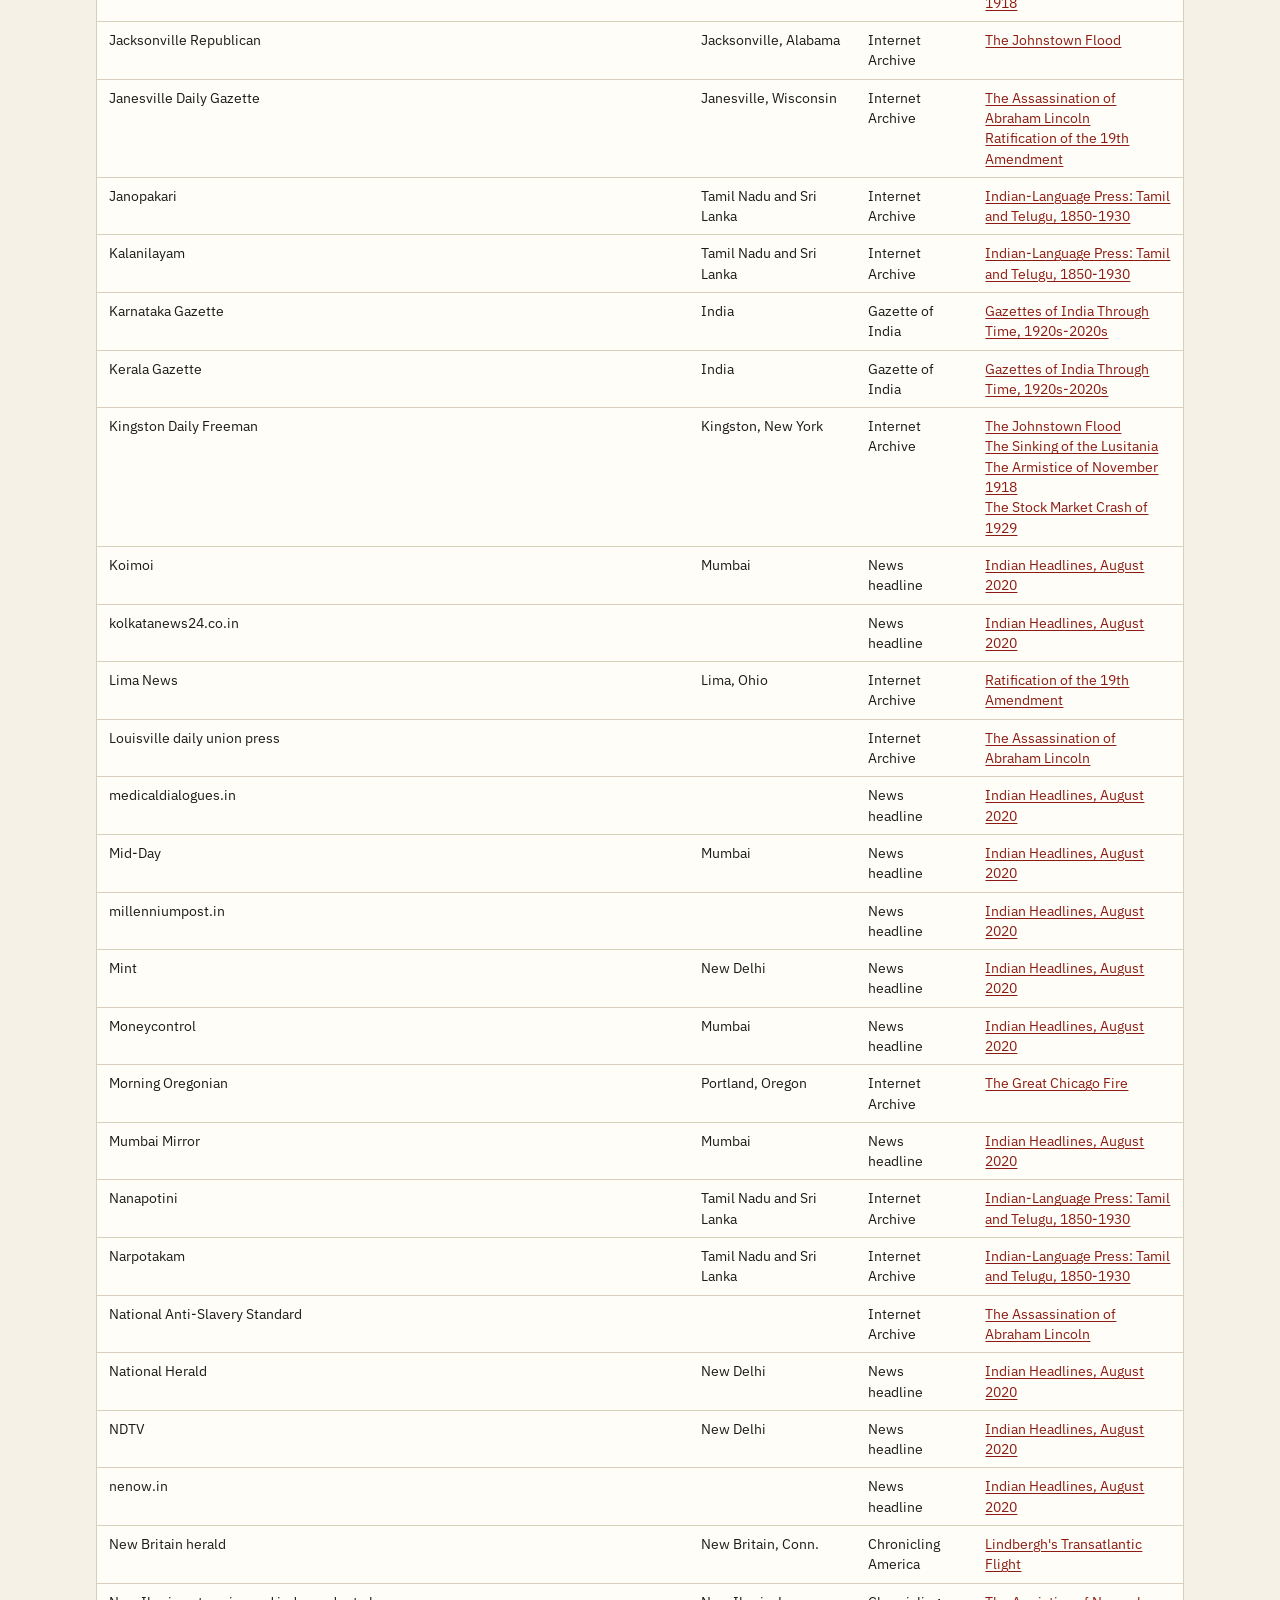
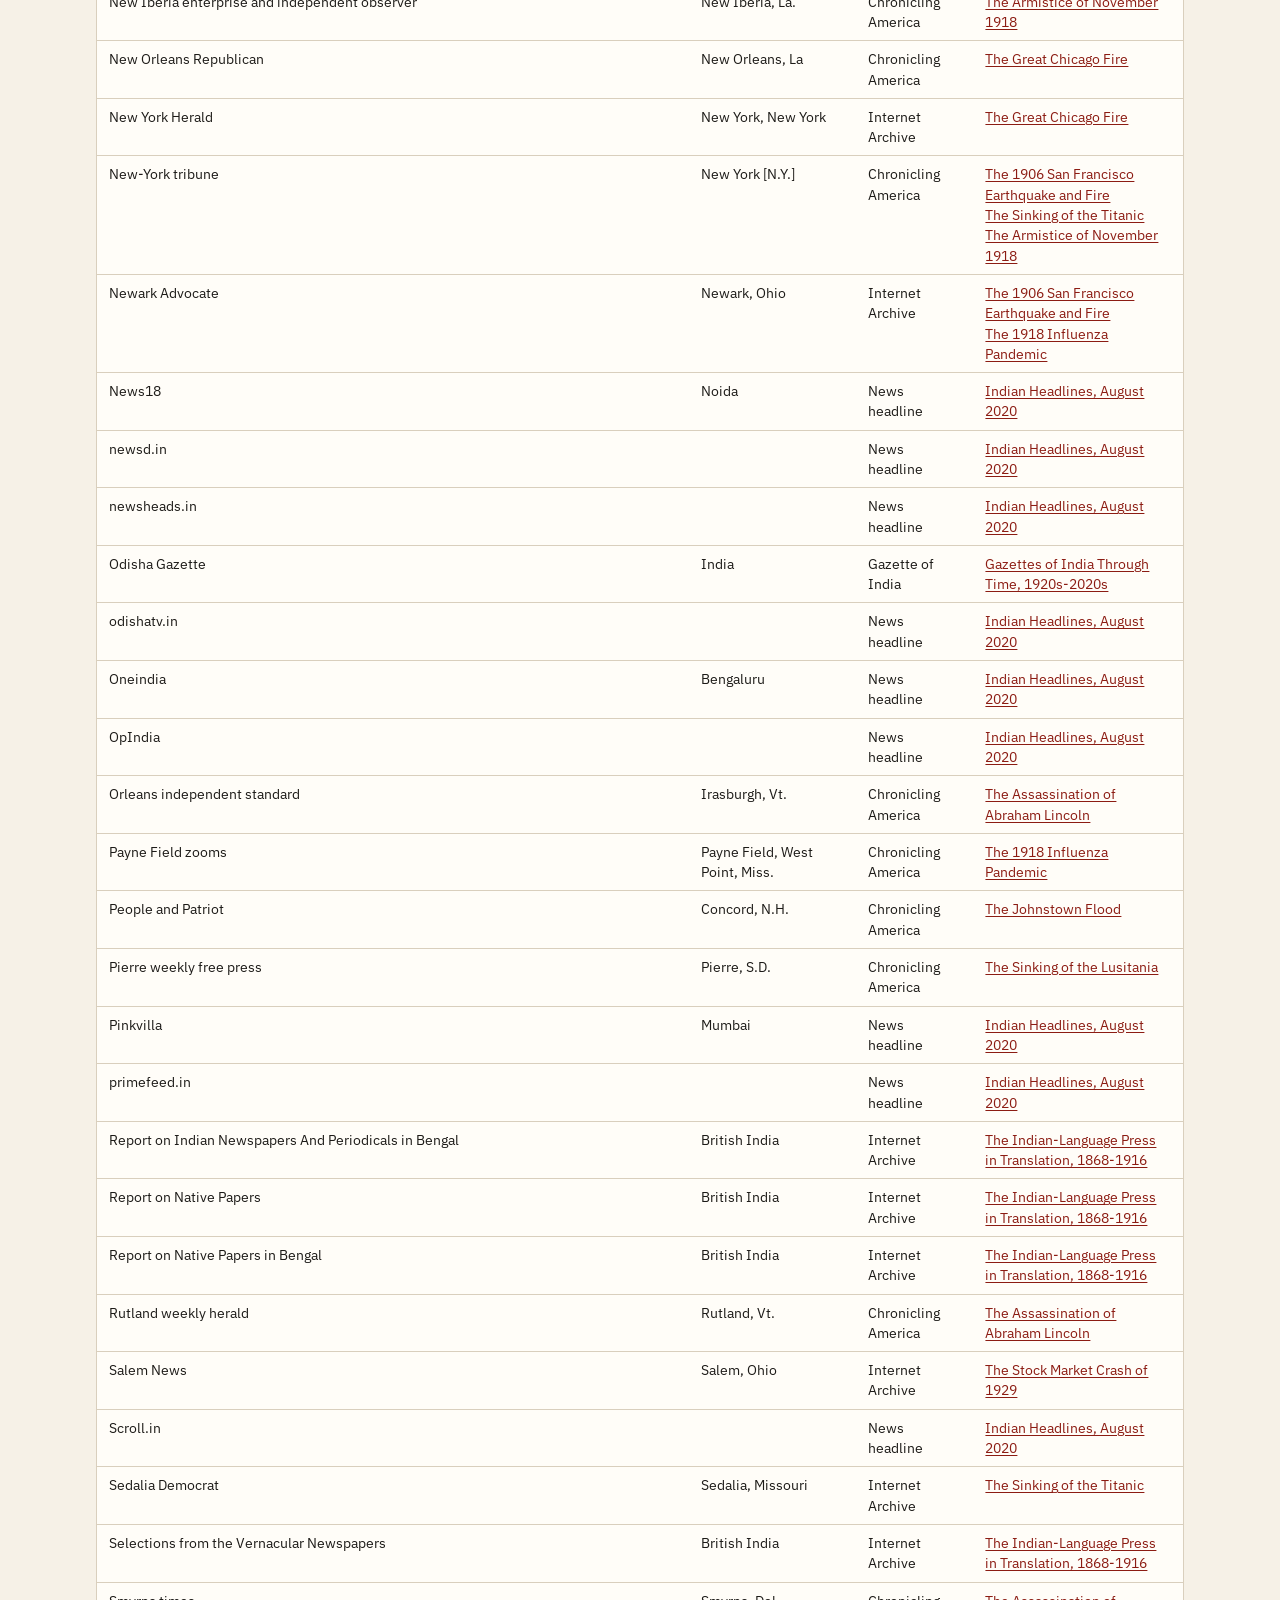
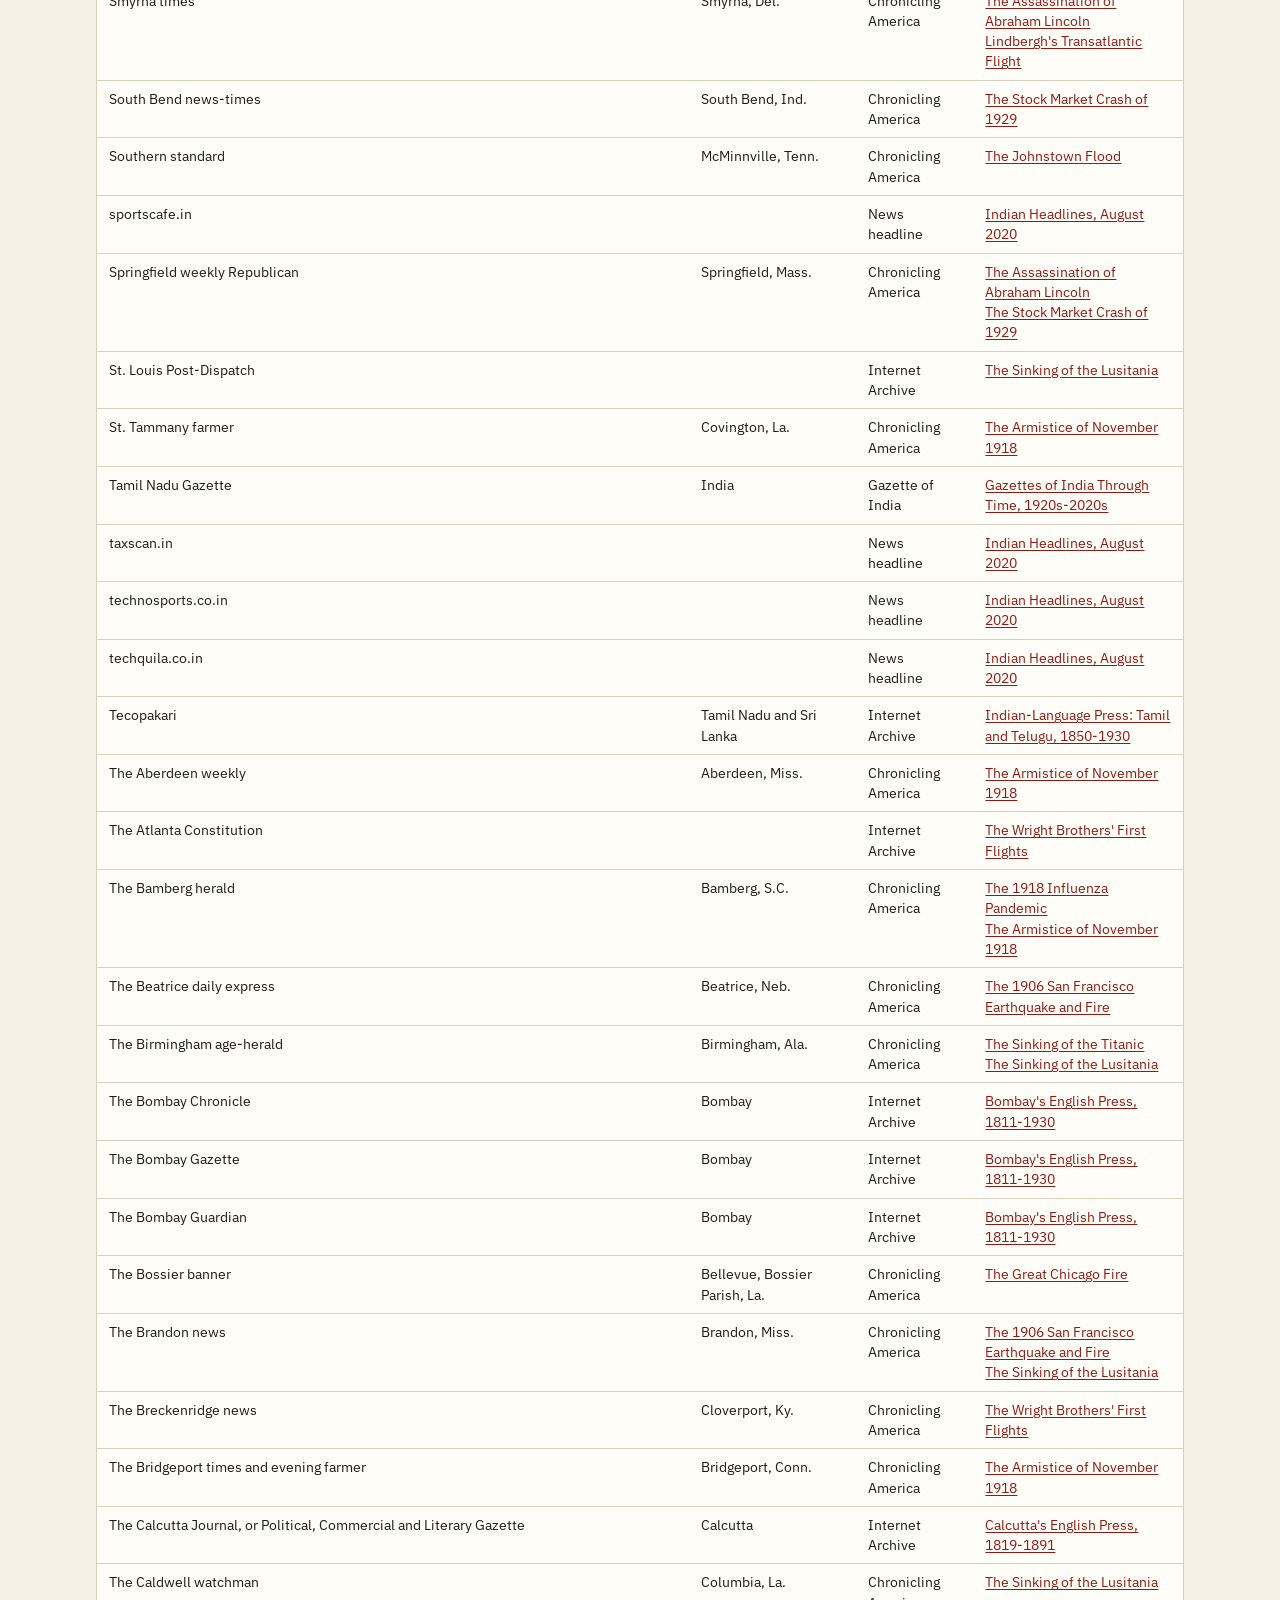
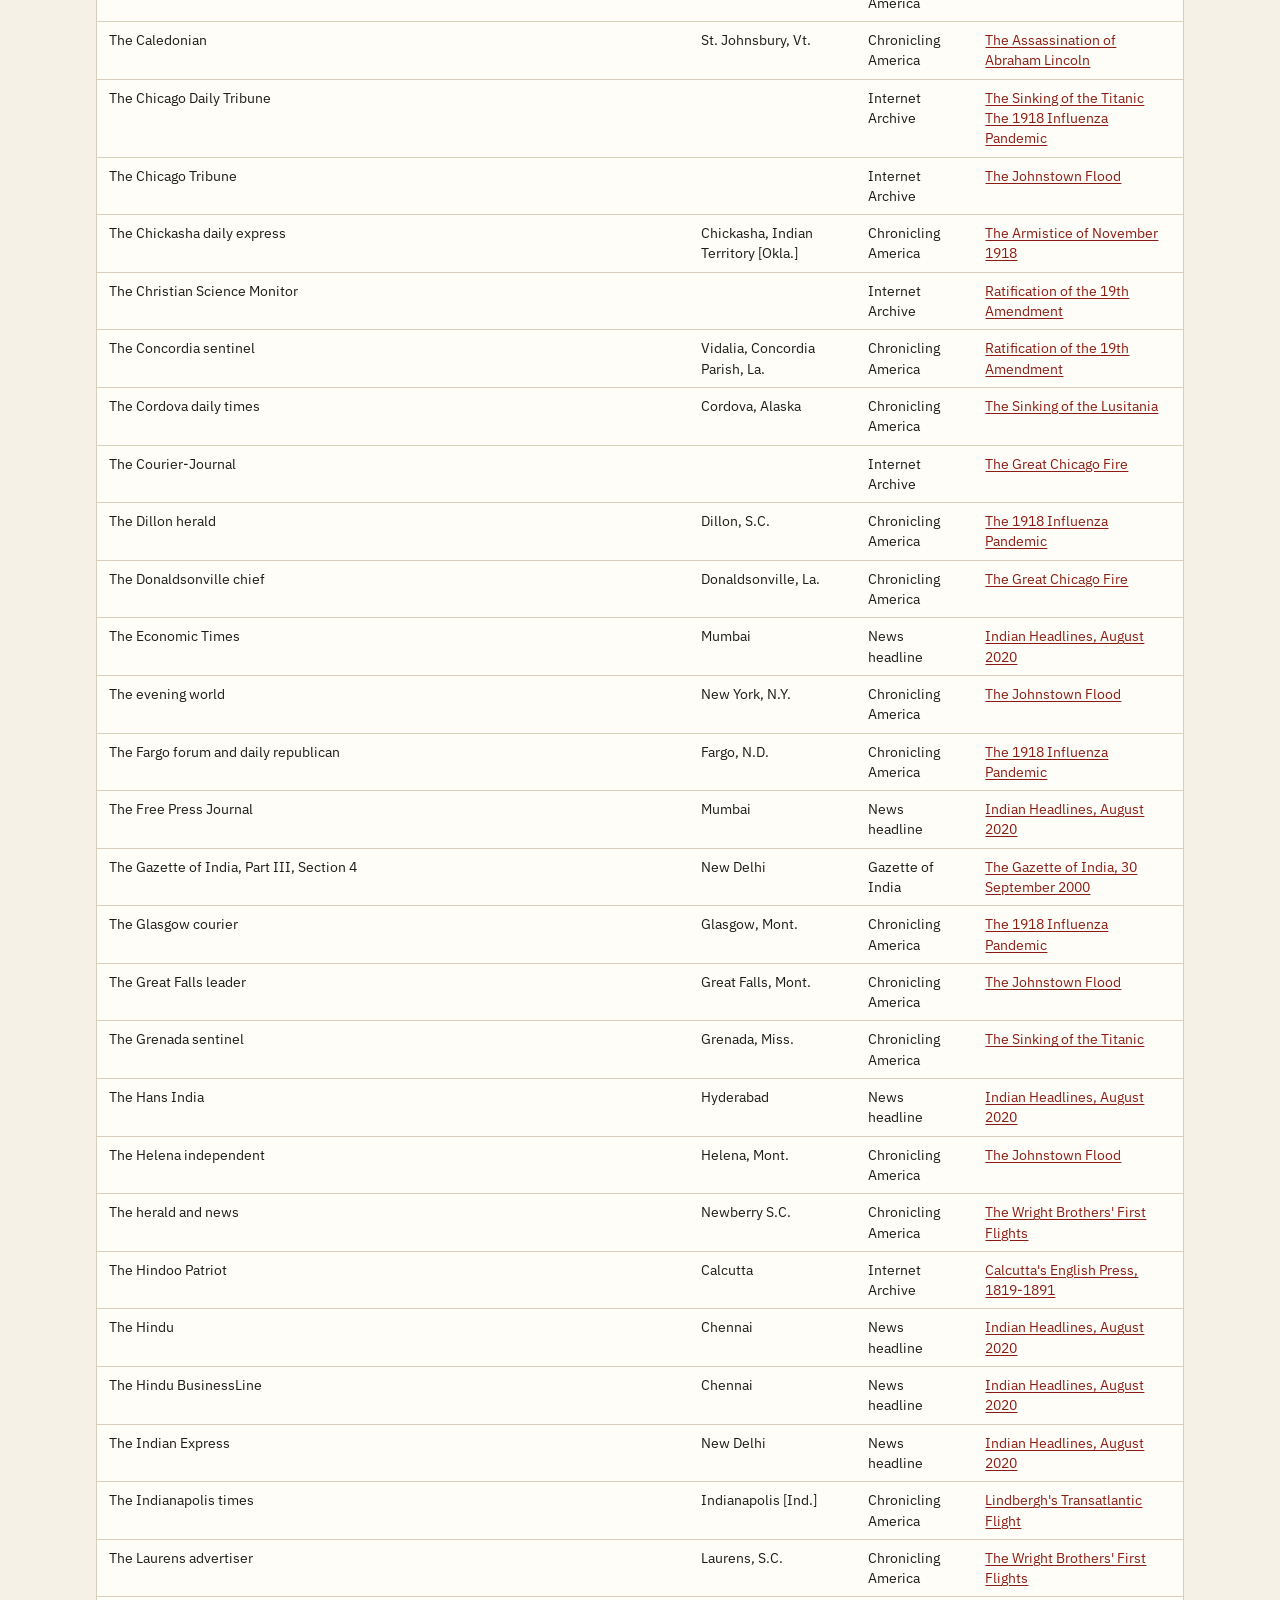
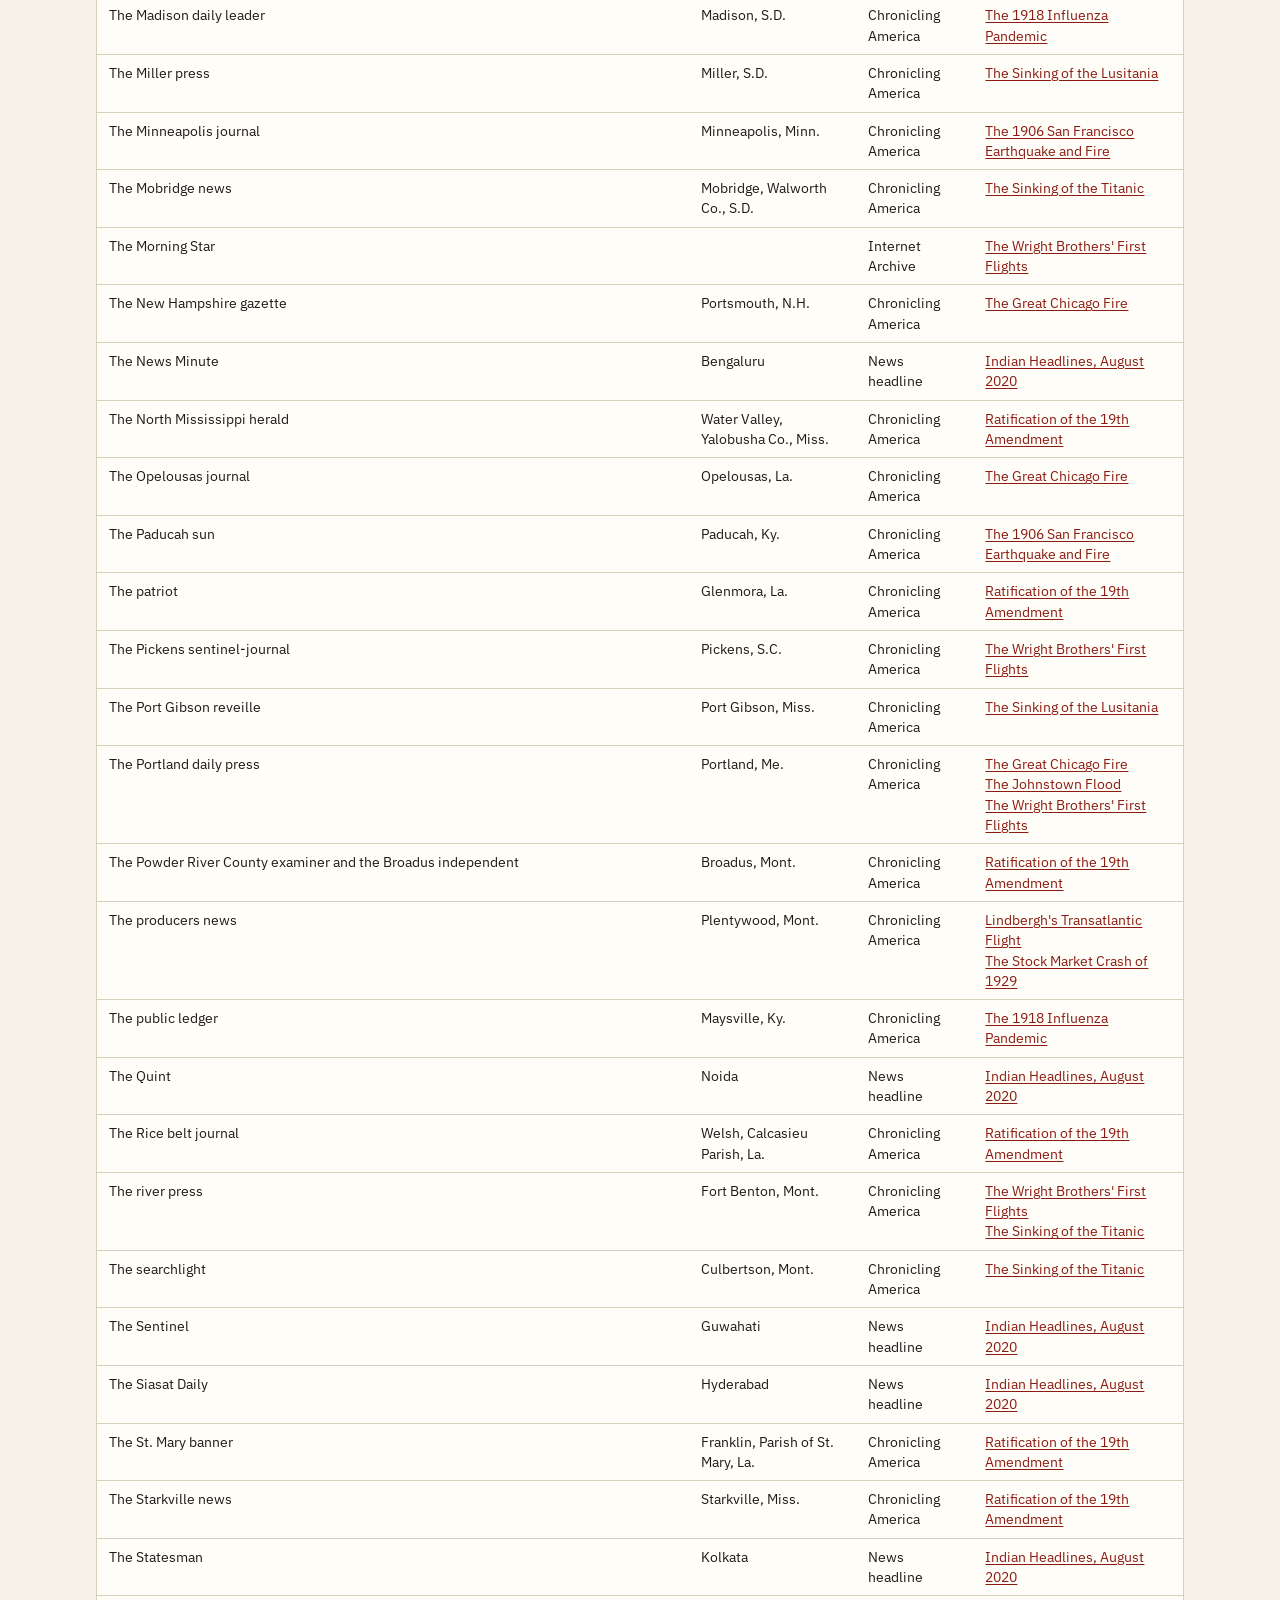
<file: site/sources.html>
<!doctype html>
<html lang="en">
<head>
<meta charset="utf-8">
<meta name="viewport" content="width=device-width, initial-scale=1">
<title>Sources · The Time Capsule</title>
<meta name="description" content="Where the newspaper pages and OCR in The Time Capsule come from, and how to cite them.">
<link rel="preconnect" href="https://fonts.googleapis.com">
<link rel="preconnect" href="https://fonts.gstatic.com" crossorigin>
<link href="https://fonts.googleapis.com/css2?family=IBM+Plex+Mono&family=IBM+Plex+Sans:wght@400;600&family=Playfair+Display:wght@700&family=Source+Serif+4:ital,opsz,wght@0,8..60,400;0,8..60,600;1,8..60,400&display=swap" rel="stylesheet">
<link rel="stylesheet" href="assets/style.css">
<link rel="icon" href="data:image/svg+xml,%3Csvg xmlns='http://www.w3.org/2000/svg' viewBox='0 0 32 32'%3E%3Crect width='32' height='32' rx='6' fill='%238c1c13'/%3E%3Ctext x='16' y='23' font-family='Georgia' font-size='20' font-weight='700' fill='white' text-anchor='middle'%3ET%3C/text%3E%3C/svg%3E">
</head>
<body>
<header class="masthead">
  <div class="wrap">
    <div class="top"><span>An open research archive</span><button class="theme-btn" type="button" aria-label="Toggle dark mode">Light / dark</button></div>
    <h1><a href="index.html">The Time Capsule</a></h1>
    <p class="tag">A reading room for historical newspapers: search OCR'd front pages, with every answer cited to the scan</p>
    <nav class="main" aria-label="Main">
      <a href="index.html">Ask the archive</a>
      <a href="india.html">India archive</a>
      <a href="collections.html">Collections</a>
      <a href="sources.html" aria-current="page">Sources</a>
      <a href="method.html">Method &amp; reading guide</a>
    </nav>
  </div>
</header>
<main class="wrap">
  <div class="narrow">
    <div class="kicker">Sources &amp; provenance</div>
    <h2 style="margin-top:4px">Where every page comes from</h2>
    <p class="lede">The historical collections are built only from openly published digitizations of newspapers
      printed before 1931, which are in the public domain in the United States. The India desk adds material
      from this project's own archive, described below. Each passage keeps its newspaper title, place,
      date, page or image number, the OCR engine that read it, and a link to the original scan.</p>

    <h3>Chronicling America <span class="muted">· Library of Congress</span></h3>
    <p>A database of historic American newspapers from 1756 to 1963, produced by the
      <a href="https://www.neh.gov/divisions/preservation/national-digital-newspaper-program">National Digital Newspaper Program</a>,
      a partnership between the National Endowment for the Humanities and the Library of Congress. State partners
      choose and digitize titles, mostly from microfilm, and deliver page images with OCR in
      <a href="https://www.loc.gov/standards/alto/">ALTO XML</a>, which records the position of every word and the OCR
      engine's confidence in it.</p>
    <ul>
      <li><b>How we use it:</b> pages are found with the <a href="https://www.loc.gov/apis/json-and-yaml/">loc.gov JSON API</a>; OCR is read from each page's ALTO file; images come from the Library's <a href="https://iiif.io/">IIIF</a> image service, which is how "Show scan" crops the exact printed region of a passage.</li>
      <li><b>Citations:</b> page-level, with the image (sequence) number and a link to the Library's page viewer.</li>
      <li><b>Rights:</b> the Library of Congress is not aware of copyright restrictions on Chronicling America pages; see its <a href="https://www.loc.gov/collections/chronicling-america/about-this-collection/rights-and-access/">rights statement</a>.</li>
      <li><b>Collection home:</b> <a href="https://www.loc.gov/collections/chronicling-america/">loc.gov/collections/chronicling-america</a></li>
    </ul>

    <h3>Newspapers at the Internet Archive</h3>
    <p>The <a href="https://archive.org/details/newspapers">Internet Archive's newspaper collections</a> hold more than
      a million digitized issues from around the world, contributed by libraries, publishers and volunteers. The
      Archive runs its own OCR (based on Tesseract) on every issue.</p>
    <ul>
      <li><b>How we use it:</b> issues in each collection's date range are found with the <a href="https://archive.org/advancedsearch.php">Archive's search API</a>; we keep issues whose OCR mentions the event several times and read their full text. The website holds the passages around those mentions; the full issues are in the downloadable corpus.</li>
      <li><b>Citations:</b> issue-level (the full-text file has no page breaks). Links open the issue with the Archive's search-inside set to your query, so you can jump to the page.</li>
      <li><b>Rights:</b> issues here were published before 1931; check each item's page for any terms set by its contributor.</li>
    </ul>

    <h3 id="india">India desk: from this project's archive</h3>
    <p>The first version of this project gathered two Indian sources. Both are now searchable alongside the
      historical newspapers.</p>
    <ul>
      <li><b>Indian news headlines, August 2020.</b> 7,648 headlines from 87 Indian outlets, among
        them The Times of India, The Indian Express, NDTV, News18, Mint, Moneycontrol, The Hindu, Deccan Herald,
        The Tribune, Scroll.in, The Wire and ThePrint. They were selected from a ~108,000-headline dataset by
        outlet. Each record keeps the headline, outlet, date, the topic the aggregator assigned, and a link to
        the article. <b>Only headlines and links are stored</b>; article text stays with the publishers, who hold
        its copyright. Citations name the outlet and link to the article. Some links may have moved since 2020.</li>
      <li><b>The Gazette of India, 30 September 2000, Part III, Section 4.</b> The Government of India's official
        journal, in Hindi and English. This is the issue the original scraper targeted. We read it from the
        <a href="https://archive.org/details/in.gazette.central.w.2000-09-30.153">Internet Archive copy</a> in the
        <a href="https://archive.org/details/gazetteofindia">gazetteofindia collection</a>, digitized by
        Public.Resource.Org with OCR (Google Cloud Vision) covering both scripts. Search works in English and
        Hindi. Citations are to the issue.</li>
    </ul>
    <h3>India archive: every Indian gazette and newspaper on the Internet Archive</h3>
    <p>The <a href="india.html">India archive page</a> catalogues more than 930,000 items by year:
      all 877,000+ issues in the <a href="https://archive.org/details/gazetteofindia">gazetteofindia</a>
      collection (the Gazette of India and some 40 state and provincial series), 1,600 bound historical gazette
      volumes from the Digital Library of India, the Bombay Courier (1811-1842), The Bombay Gazette (1814-1914),
      The Bombay Guardian (1851-1889) and The Bombay Chronicle (1913-1958) from the Internet Archive's
      IndiaHistory collection; from Calcutta, The Calcutta Journal (1819-1823), The Hindoo Patriot (1875-1891) and
      The Indian Mirror; the colonial government's weekly English translations of the Indian-language press
      ("Selections from the Vernacular Newspapers", 1868-1938, British Library IOR/L/R/5, microfilmed and
      digitized in the Internet Archive's periodicals collections); Tamil newspapers and periodicals from the British Library's Endangered Archives
      Programme, the Telugu weekly Zamin Ryot, Gandhi's Indian Opinion, and recent e-paper editions. All of it can
      be searched in full text from that page, through the Internet Archive's search service.</p>
    <ul>
      <li><b>Copied into this archive</b> (decade-by-decade samples): newspaper issues published before 1931, which
        are in the public domain in the United States, and government gazettes, which are official legal records.</li>
      <li><b>Catalogued and linked only:</b> newspapers from 1931 on, including recent e-paper editions, which may
        still be in copyright. Their text is never copied here.</li>
    </ul>
    <p>Other open sources for Indian newspapers and gazettes: the
      <a href="https://archive.org/details/gazetteofindia">Gazette of India collection</a> (hundreds of thousands
      of issues), the <a href="https://egazette.gov.in/">e-Gazette of India</a>, the
      <a href="https://eap.bl.uk/">British Library Endangered Archives Programme</a> (including Indian periodicals),
      and the <a href="https://www.indianculture.gov.in/">Indian Culture portal</a> of the Ministry of Culture.</p>

    <h3>Your own scans</h3>
    <p>The Python toolkit can OCR a folder of newspaper page images with <a href="https://github.com/tesseract-ocr/tesseract">Tesseract</a>,
      keeping each paragraph's position and confidence, and add them to the archive. See <a href="method.html#run">running it yourself</a>.</p>

    <h3>Historical context notes</h3>
    <p>The overview and reading notes for each collection were written for this project from standard historical
      accounts. They give background for judging the sources and are always shown apart from quoted evidence.
      Corrections are welcome as GitHub issues.</p>

    <h3>Other open newspaper archives to explore</h3>
    <ul>
      <li><a href="https://trove.nla.gov.au/">Trove</a>: National Library of Australia, Australian newspapers 1803 onward, with crowd-corrected OCR and an API.</li>
      <li><a href="https://paperspast.natlib.govt.nz/">Papers Past</a>: National Library of New Zealand, New Zealand and Pacific newspapers.</li>
      <li><a href="https://www.delpher.nl/">Delpher</a>: Dutch newspapers, books and periodicals from the KB, National Library of the Netherlands.</li>
      <li><a href="https://www.europeana.eu/en/collections/topic/18-newspapers">Europeana Newspapers</a>: newspapers from European national libraries, many with ALTO full text.</li>
      <li><a href="https://gallica.bnf.fr/">Gallica</a> and <a href="https://www.retronews.fr/">RetroNews</a>: French press from the Bibliothèque nationale de France.</li>
      <li><a href="https://cdnc.ucr.edu/">California Digital Newspaper Collection</a>: California newspapers, 1846 to the present.</li>
      <li><a href="https://huggingface.co/datasets/dell-research-harvard/AmericanStories">American Stories</a>: article-level OCR of Chronicling America scans, released by Dell et al. (2023) for research.</li>
    </ul>

    <h3>Every newspaper in this archive</h3>
  </div>
  <div class="table-wrap"><table>
    <thead><tr><th>Newspaper or outlet</th><th>Place</th><th>Source</th><th>Collections</th></tr></thead>
    <tbody id="papers"><tr><td colspan="4">Loading ...</td></tr></tbody>
  </table></div>
  <p class="small muted sans" id="built"></p>
</main>
<script type="module">
import { esc, loadManifest, SOURCE_LABEL } from "./assets/common.js";
const m = await loadManifest();
const rows = new Map();
for (const c of m.collections) for (const t of c.titles) {
  const [n, p, src] = t.split("|");
  const r = rows.get(t) || { n, p, src, cols: [] };
  r.cols.push(`<a href="collections.html#${c.id}">${esc(c.title)}</a>`);
  rows.set(t, r);
}
document.getElementById("papers").innerHTML = [...rows.values()].sort((a, b) => a.n.localeCompare(b.n))
  .map((r) => `<tr><td>${esc(r.n)}</td><td>${esc(r.p)}</td><td>${esc(SOURCE_LABEL[r.src])}</td><td>${r.cols.join("<br>")}</td></tr>`).join("");
document.getElementById("built").textContent = `${rows.size} titles. Archive built ${m.built}.`;
</script>
<footer>
  <div class="wrap">
    <p>Newspaper pages and OCR courtesy of the <a href="https://www.loc.gov/collections/chronicling-america/">Library of Congress, Chronicling America</a> (a partnership with the National Endowment for the Humanities) and the <a href="https://archive.org/details/newspapers">Internet Archive</a>. The historical newspapers were all published before 1931. The India desk adds headlines and links from Indian news outlets (2020) and an issue of the Gazette of India (2000) from this project's own archive. Historical context notes are written for this project; see <a href="sources.html">Sources</a>.</p>
    <p>Open source: <a href="https://github.com/ERo2203/Time-Capsule-A-News-Archive">github.com/ERo2203/Time-Capsule-A-News-Archive</a>. Search runs entirely in your browser; nothing you type is sent anywhere.</p>
  </div>
</footer>
</body>
</html>
</file>
<file: site/assets/style.css>
:root {
  --paper: #f6f1e7;
  --paper-2: #efe8da;
  --card: #fffdf8;
  --ink: #1d1b18;
  --ink-2: #4a453d;
  --ink-3: #7a7266;
  --rule: #d9cfbd;
  --accent: #8c1c13;
  --accent-ink: #fff;
  --mark: #f3dc8a;
  --good: #2f6b3a;
  --warn: #9a6a00;
  --bad: #9b2c2c;
  --shadow: 0 1px 2px rgba(40, 30, 10, .06), 0 4px 16px rgba(40, 30, 10, .06);
  --serif: "Source Serif 4", "Iowan Old Style", Georgia, serif;
  --display: "Playfair Display", "Source Serif 4", Georgia, serif;
  --sans: "IBM Plex Sans", system-ui, -apple-system, "Segoe UI", sans-serif;
  --mono: "IBM Plex Mono", ui-monospace, Menlo, monospace;
  color-scheme: light;
}
@media (prefers-color-scheme: dark) {
  :root:not([data-theme="light"]) {
    --paper: #171512; --paper-2: #1f1c18; --card: #24211c; --ink: #ece6da; --ink-2: #c4bcad;
    --ink-3: #958c7d; --rule: #3a352d; --accent: #e0786c; --accent-ink: #1b0d0b; --mark: #6b5a1c;
    --good: #7fbf8a; --warn: #e2b04a; --bad: #ef8a8a; --shadow: none; color-scheme: dark;
  }
}
:root[data-theme="dark"] {
  --paper: #171512; --paper-2: #1f1c18; --card: #24211c; --ink: #ece6da; --ink-2: #c4bcad;
  --ink-3: #958c7d; --rule: #3a352d; --accent: #e0786c; --accent-ink: #1b0d0b; --mark: #6b5a1c;
  --good: #7fbf8a; --warn: #e2b04a; --bad: #ef8a8a; --shadow: none; color-scheme: dark;
}

* { box-sizing: border-box; }
html { -webkit-text-size-adjust: 100%; }
body {
  margin: 0; background: var(--paper); color: var(--ink);
  font: 17px/1.6 var(--serif); overflow-x: hidden;
}
a { color: var(--accent); text-underline-offset: 2px; }
a:hover { text-decoration-thickness: 2px; }
img { max-width: 100%; }
.wrap { max-width: 1120px; margin: 0 auto; padding: 0 16px; }
.narrow { max-width: 760px; }

/* Masthead */
.masthead { border-bottom: 3px double var(--ink); background: var(--paper); }
.masthead .top { display: flex; justify-content: space-between; align-items: center; gap: 12px;
  font: 12px/1 var(--sans); letter-spacing: .08em; text-transform: uppercase; color: var(--ink-3);
  padding: 12px 0 0; }
.masthead h1 { font: 700 clamp(30px, 6vw, 56px)/1.05 var(--display); margin: 10px 0 4px;
  text-align: center; letter-spacing: -.01em; }
.masthead h1 a { color: inherit; text-decoration: none; }
.masthead .tag { text-align: center; font-style: italic; color: var(--ink-2); margin: 0 0 10px; }
nav.main { display: flex; justify-content: center; flex-wrap: wrap; gap: 4px 22px;
  border-top: 1px solid var(--ink); padding: 8px 0; font: 600 13px/1.4 var(--sans);
  letter-spacing: .06em; text-transform: uppercase; }
nav.main a { color: var(--ink); text-decoration: none; padding: 2px 0; border-bottom: 2px solid transparent; }
nav.main a[aria-current="page"], nav.main a:hover { border-bottom-color: var(--accent); }
.theme-btn { background: none; border: 1px solid var(--rule); color: var(--ink-2); border-radius: 999px;
  font: 12px var(--sans); padding: 4px 10px; cursor: pointer; }

main { padding: 36px 0 64px; }
h2 { font: 700 28px/1.2 var(--display); margin: 1.6em 0 .5em; }
h3 { font: 600 20px/1.3 var(--serif); margin: 1.2em 0 .4em; }
.kicker { font: 600 12px/1.2 var(--sans); letter-spacing: .1em; text-transform: uppercase; color: var(--accent); }
.lede { font-size: 19px; color: var(--ink-2); }
.muted { color: var(--ink-3); }
.small { font-size: 14px; }
.sans { font-family: var(--sans); }
hr.rule { border: 0; border-top: 1px solid var(--rule); margin: 32px 0; }

/* Search */
.ask { background: var(--card); border: 1px solid var(--rule); border-radius: 10px; padding: 18px;
  box-shadow: var(--shadow); }
.ask form { display: flex; gap: 8px; }
.ask input[type=search] { flex: 1; min-width: 0; font: 18px var(--serif); padding: 12px 14px;
  border: 1px solid var(--rule); border-radius: 8px; background: var(--paper); color: var(--ink); }
.ask input[type=search]:focus { outline: 2px solid var(--accent); outline-offset: 1px; }
button.primary { background: var(--accent); color: var(--accent-ink); border: 0; border-radius: 8px;
  font: 600 15px var(--sans); padding: 0 20px; cursor: pointer; }
button.primary:disabled { opacity: .5; cursor: progress; }
.filters { display: flex; flex-wrap: wrap; gap: 10px 18px; margin-top: 14px; font: 14px var(--sans);
  color: var(--ink-2); align-items: center; }
.filters label { display: inline-flex; align-items: center; gap: 6px; max-width: 100%; }
.filters select { min-width: 0; flex: 1 1 auto; width: 100%; }
.filters select, .filters input[type=date] { font: 14px var(--sans); padding: 5px 8px; border-radius: 6px;
  border: 1px solid var(--rule); background: var(--paper); color: var(--ink); max-width: 100%; }
.chips { display: flex; flex-wrap: wrap; gap: 8px; margin-top: 14px; }
.chip { font: 14px var(--sans); border: 1px solid var(--rule); background: var(--paper); color: var(--ink-2);
  border-radius: 999px; padding: 5px 12px; cursor: pointer; text-align: left; }
.chip:hover { border-color: var(--accent); color: var(--ink); }
.status { font: 14px var(--sans); color: var(--ink-3); margin-top: 10px; min-height: 1.4em; }

/* Results */
.layout { display: grid; grid-template-columns: minmax(0, 1fr) 320px; gap: 28px; margin-top: 28px; }
@media (max-width: 900px) { .layout { grid-template-columns: 1fr; } }
.brief { border-top: 3px solid var(--ink); padding-top: 10px; }
.brief h2 { margin-top: 4px; }
.coverage { font: 15px/1.5 var(--sans); color: var(--ink-2); }
.timeline { margin: 14px 0 6px; }
.timeline svg { width: 100%; height: 48px; display: block; border-bottom: 1px solid var(--rule); }
.timeline .bar { fill: var(--accent); opacity: .85; }
.timeline .axis { display: flex; justify-content: space-between; font: 12px var(--sans); color: var(--ink-3); margin-top: 3px; }
.ev { background: var(--card); border: 1px solid var(--rule); border-radius: 10px; padding: 16px 18px;
  margin: 14px 0; box-shadow: var(--shadow); }
.ev .meta { display: flex; flex-wrap: wrap; align-items: baseline; gap: 4px 10px; font: 14px/1.4 var(--sans); }
.ev .n { font: 700 13px var(--sans); color: var(--accent-ink); background: var(--accent); border-radius: 4px;
  padding: 1px 6px; }
.ev .paper { font-weight: 600; color: var(--ink); }
.ev .where { color: var(--ink-3); }
.ev blockquote { margin: 10px 0 8px; padding: 0 0 0 14px; border-left: 3px solid var(--rule);
  font-size: 18px; line-height: 1.55; }
.ev mark { background: var(--mark); color: inherit; padding: 0 1px; border-radius: 2px; }
.ev .actions { display: flex; flex-wrap: wrap; gap: 6px 16px; font: 14px var(--sans); }
.ev .actions button { background: none; border: 0; padding: 0; color: var(--accent); cursor: pointer;
  font: inherit; text-decoration: underline; text-underline-offset: 2px; }
.ev .full { font-size: 15px; color: var(--ink-2); white-space: pre-wrap; background: var(--paper-2);
  border-radius: 8px; padding: 12px; margin-top: 10px; max-height: 320px; overflow: auto; }
.ev .scan { margin-top: 10px; background: #fff; border-radius: 6px; border: 1px solid var(--rule);
  overflow: hidden; }
.ev .scan img { display: block; margin: 0 auto; }
.ev .scan figcaption { font: 12px var(--sans); color: #555; padding: 6px 10px; background: #f3f0ea; }
.badge { white-space: nowrap; font: 600 11px/1 var(--sans); letter-spacing: .05em; text-transform: uppercase; border-radius: 4px;
  padding: 3px 6px; border: 1px solid var(--rule); color: var(--ink-2); }
.q { display: inline-flex; align-items: center; gap: 5px; color: var(--ink-3); font-size: 13px; }
.q i { display: inline-block; width: 40px; height: 6px; border-radius: 3px; background: var(--rule); position: relative; overflow: hidden; }
.q i b { position: absolute; inset: 0 auto 0 0; background: var(--good); }
.q.mid i b { background: var(--warn); }
.q.low i b { background: var(--bad); }

aside .box { background: var(--paper-2); border-radius: 10px; padding: 16px 18px; margin-bottom: 18px; }
aside .box h3 { margin-top: 0; font-size: 18px; }
aside .box p { font-size: 15px; }
aside .box ul { padding-left: 18px; font-size: 15px; margin: 6px 0; }
.note { font: 14px/1.5 var(--sans); background: var(--paper-2); border-left: 3px solid var(--warn);
  padding: 10px 12px; border-radius: 0 8px 8px 0; margin: 12px 0; }

/* Cards & tables */
.grid { display: grid; grid-template-columns: repeat(auto-fill, minmax(300px, 1fr)); gap: 18px; }
.card { background: var(--card); border: 1px solid var(--rule); border-radius: 10px; padding: 18px;
  box-shadow: var(--shadow); display: flex; flex-direction: column; }
.card h3 { margin-top: 4px; }
.card p { font-size: 15.5px; }
.card .stats { font: 13px var(--sans); color: var(--ink-3); margin-top: auto; padding-top: 10px; }
.table-wrap { overflow-x: auto; border: 1px solid var(--rule); border-radius: 10px; background: var(--card); }
table { border-collapse: collapse; width: 100%; font: 14px/1.45 var(--sans); }
th, td { text-align: left; padding: 8px 12px; border-bottom: 1px solid var(--rule); vertical-align: top; }
th { font-weight: 600; background: var(--paper-2); position: sticky; top: 0; }
tr:last-child td { border-bottom: 0; }
code, pre { font-family: var(--mono); font-size: 14px; }
pre { background: var(--paper-2); padding: 14px; border-radius: 8px; overflow-x: auto; }
.pipeline { display: grid; grid-template-columns: repeat(auto-fit, minmax(150px, 1fr)); gap: 10px; margin: 18px 0; }
.pipeline div { background: var(--card); border: 1px solid var(--rule); border-top: 3px solid var(--accent);
  border-radius: 8px; padding: 10px 12px; font: 14px/1.45 var(--sans); }
.pipeline b { display: block; font-size: 15px; margin-bottom: 2px; }

footer { border-top: 3px double var(--ink); padding: 20px 0 40px; font: 14px/1.6 var(--sans); color: var(--ink-3); }
.sr { position: absolute; width: 1px; height: 1px; overflow: hidden; clip: rect(0 0 0 0); }
.loader { height: 3px; background: var(--rule); border-radius: 2px; overflow: hidden; margin-top: 10px; }
.loader b { display: block; height: 100%; width: 0; background: var(--accent); transition: width .2s; }
@media (max-width: 560px) {
  body { font-size: 16px; }
  .ask form { flex-direction: column; }
  button.primary { padding: 12px; }
  .ev blockquote { font-size: 17px; }
}

/* India archive */
.spark { width: 100%; height: 34px; display: block; margin-top: 8px; border-bottom: 1px solid var(--rule); }
.spark rect { fill: var(--accent); opacity: .8; }
.sparkcell .spark { height: 22px; margin: 0; min-width: 120px; }
.sparkcell .axis, .card .axis { display: flex; justify-content: space-between; font: 11px var(--sans); color: var(--ink-3); }
.sparkcell .axis { display: none; }
td.num, th.num { text-align: right; font-variant-numeric: tabular-nums; }
h3.group { font: 600 13px/1.3 var(--sans); letter-spacing: .08em; text-transform: uppercase; color: var(--ink-3); margin: 26px 0 10px; }
.card .stats .badge { margin-left: 4px; }
</file>
